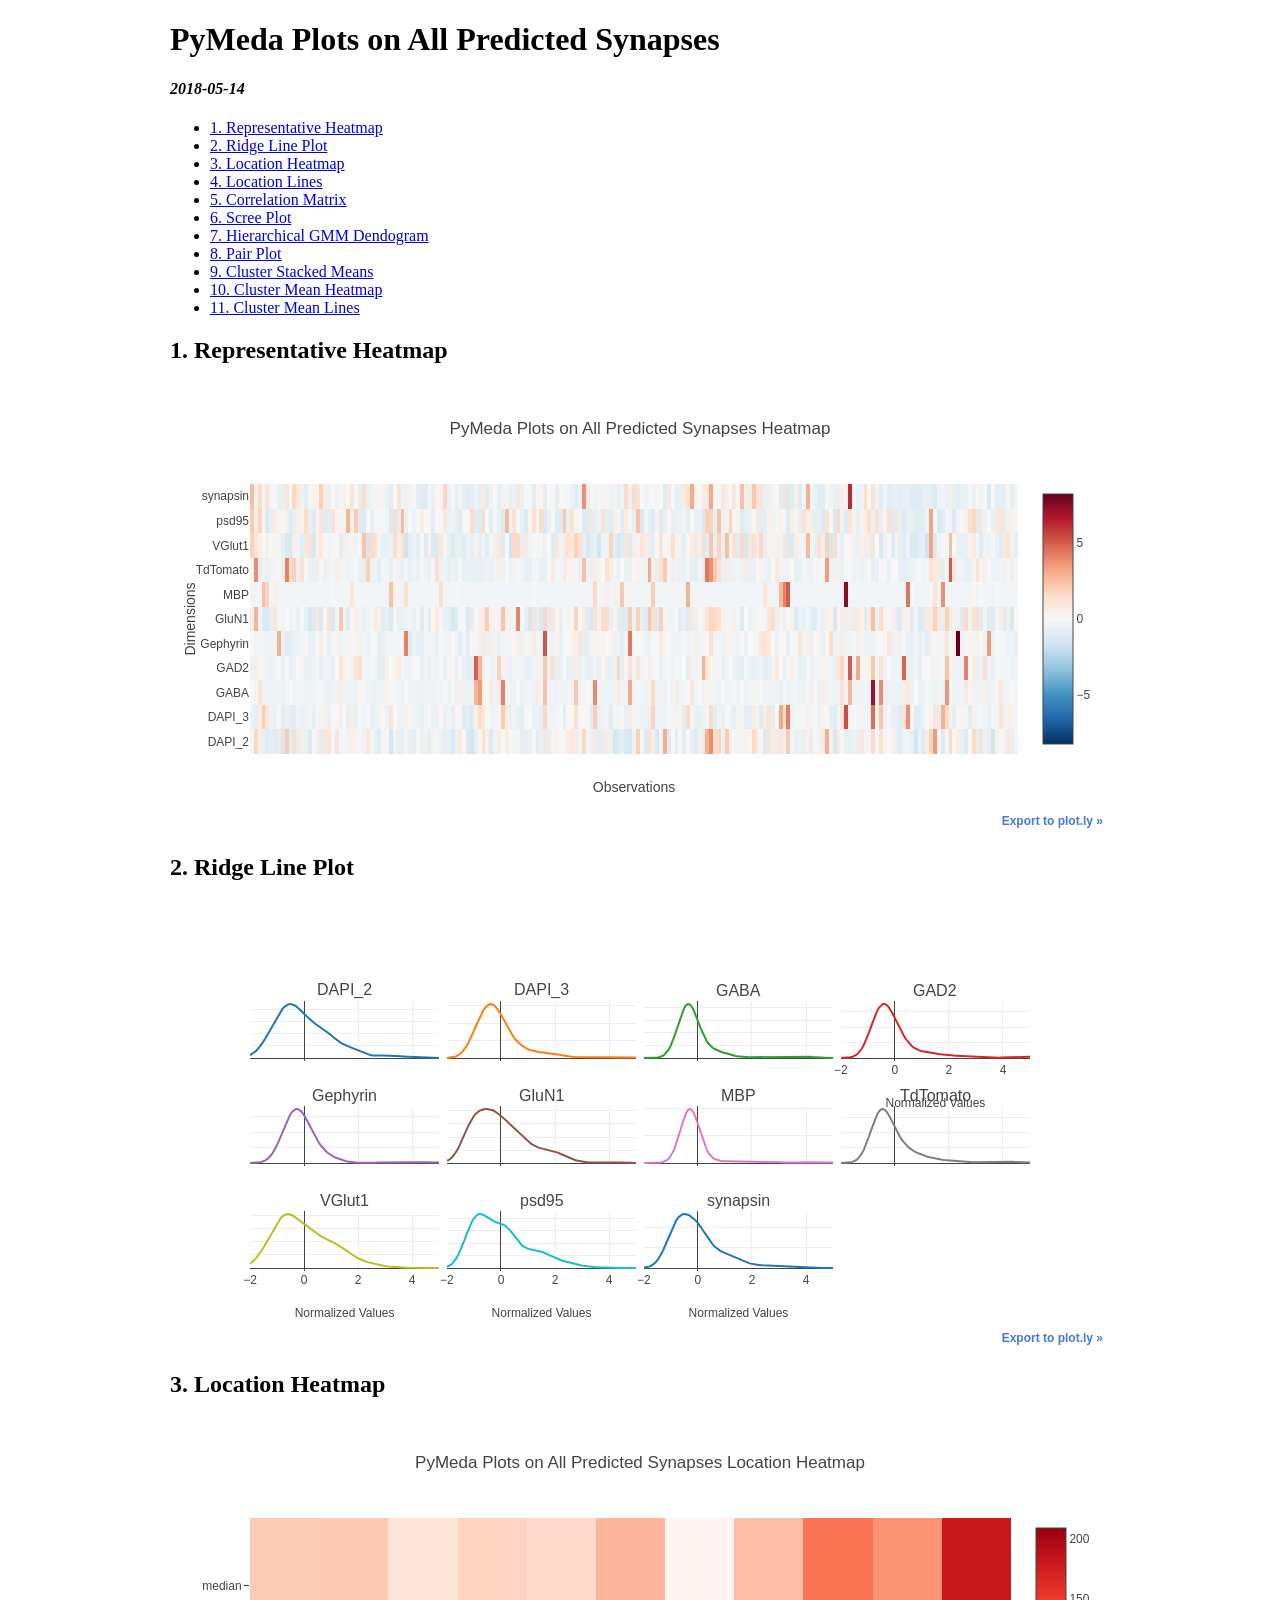
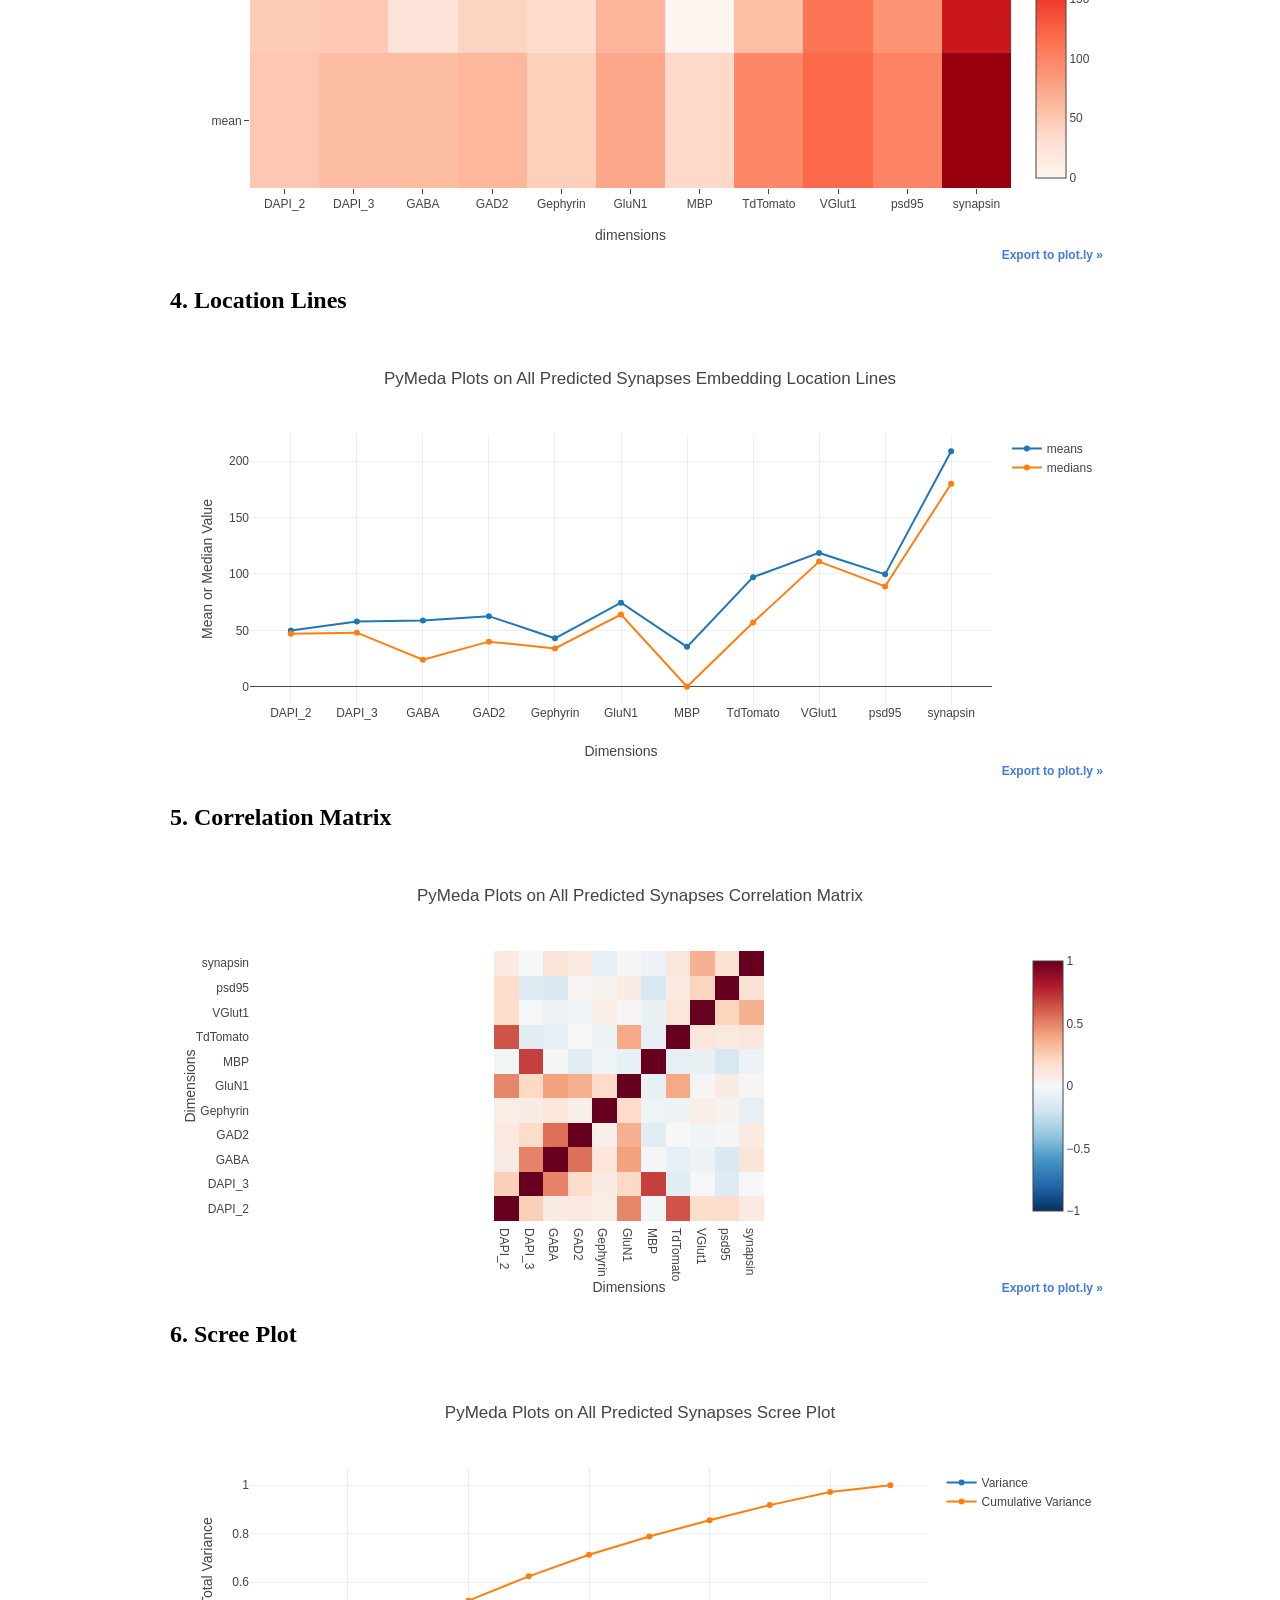
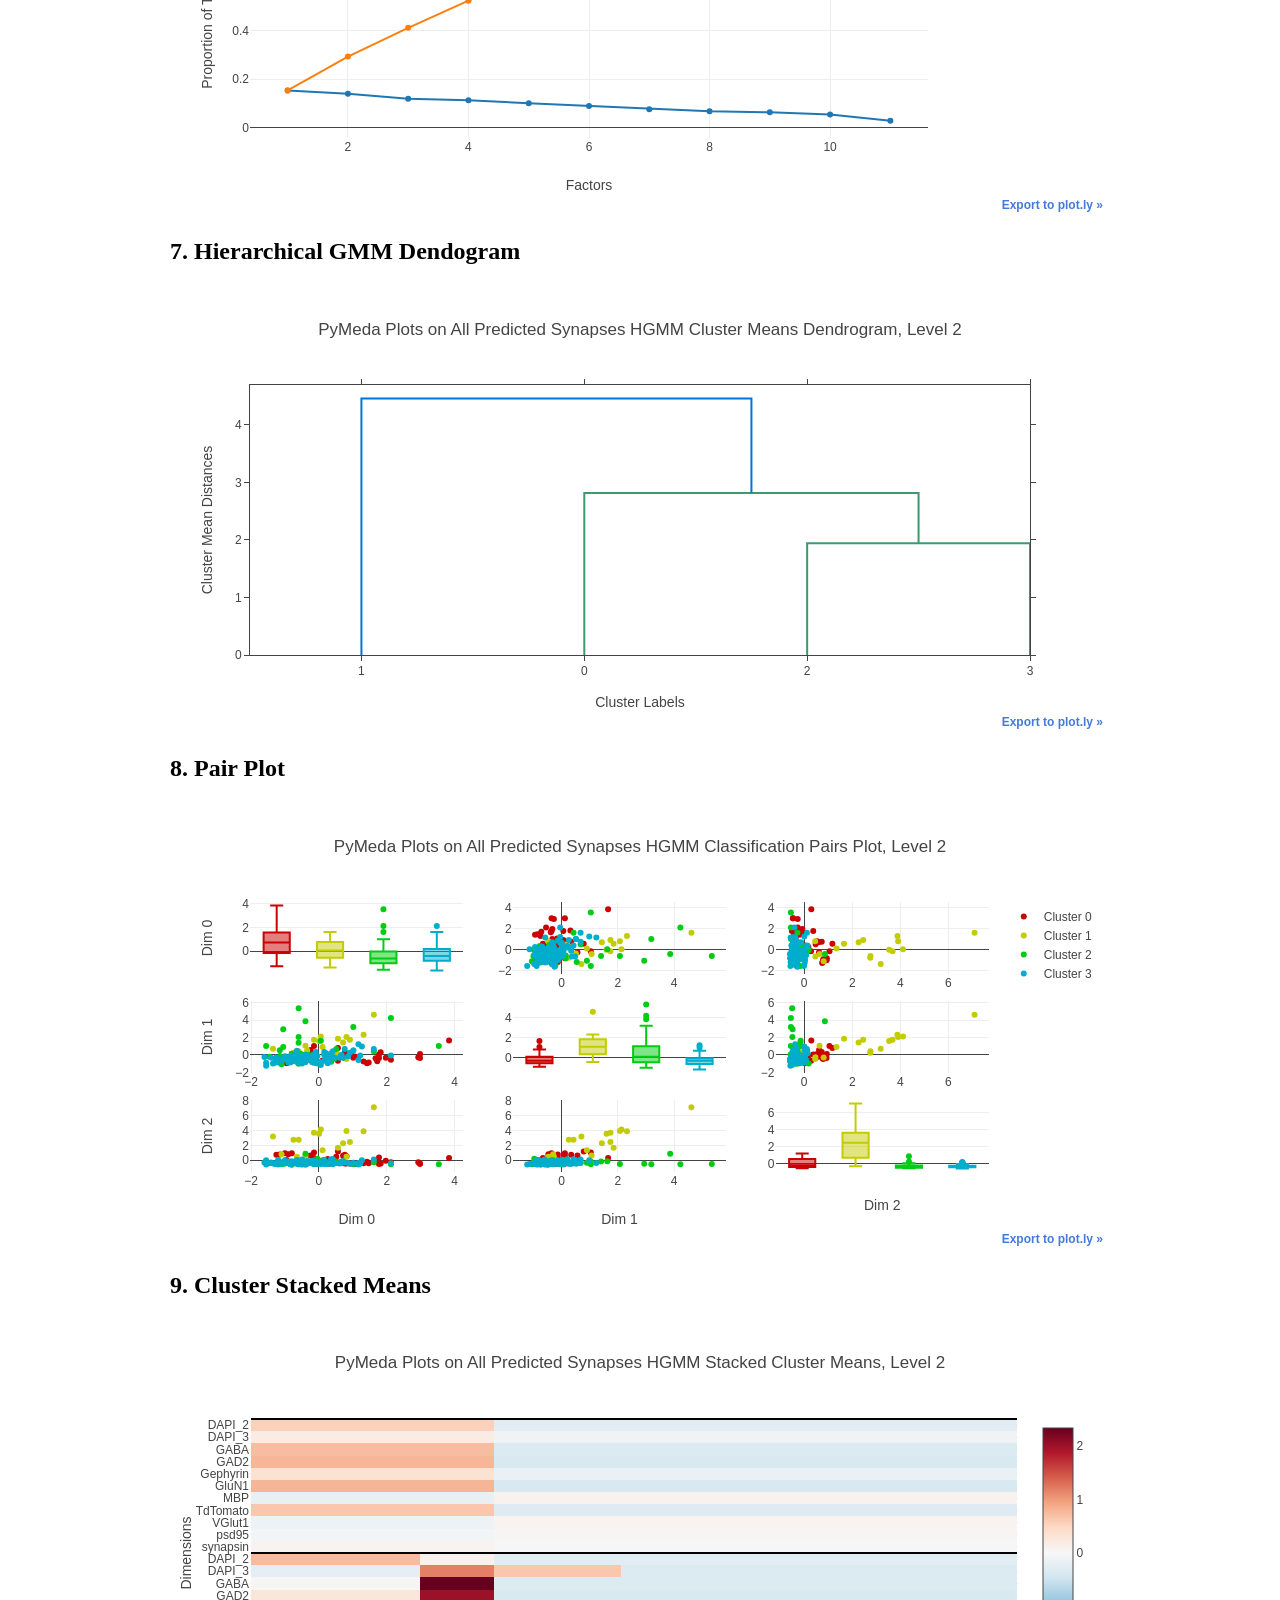
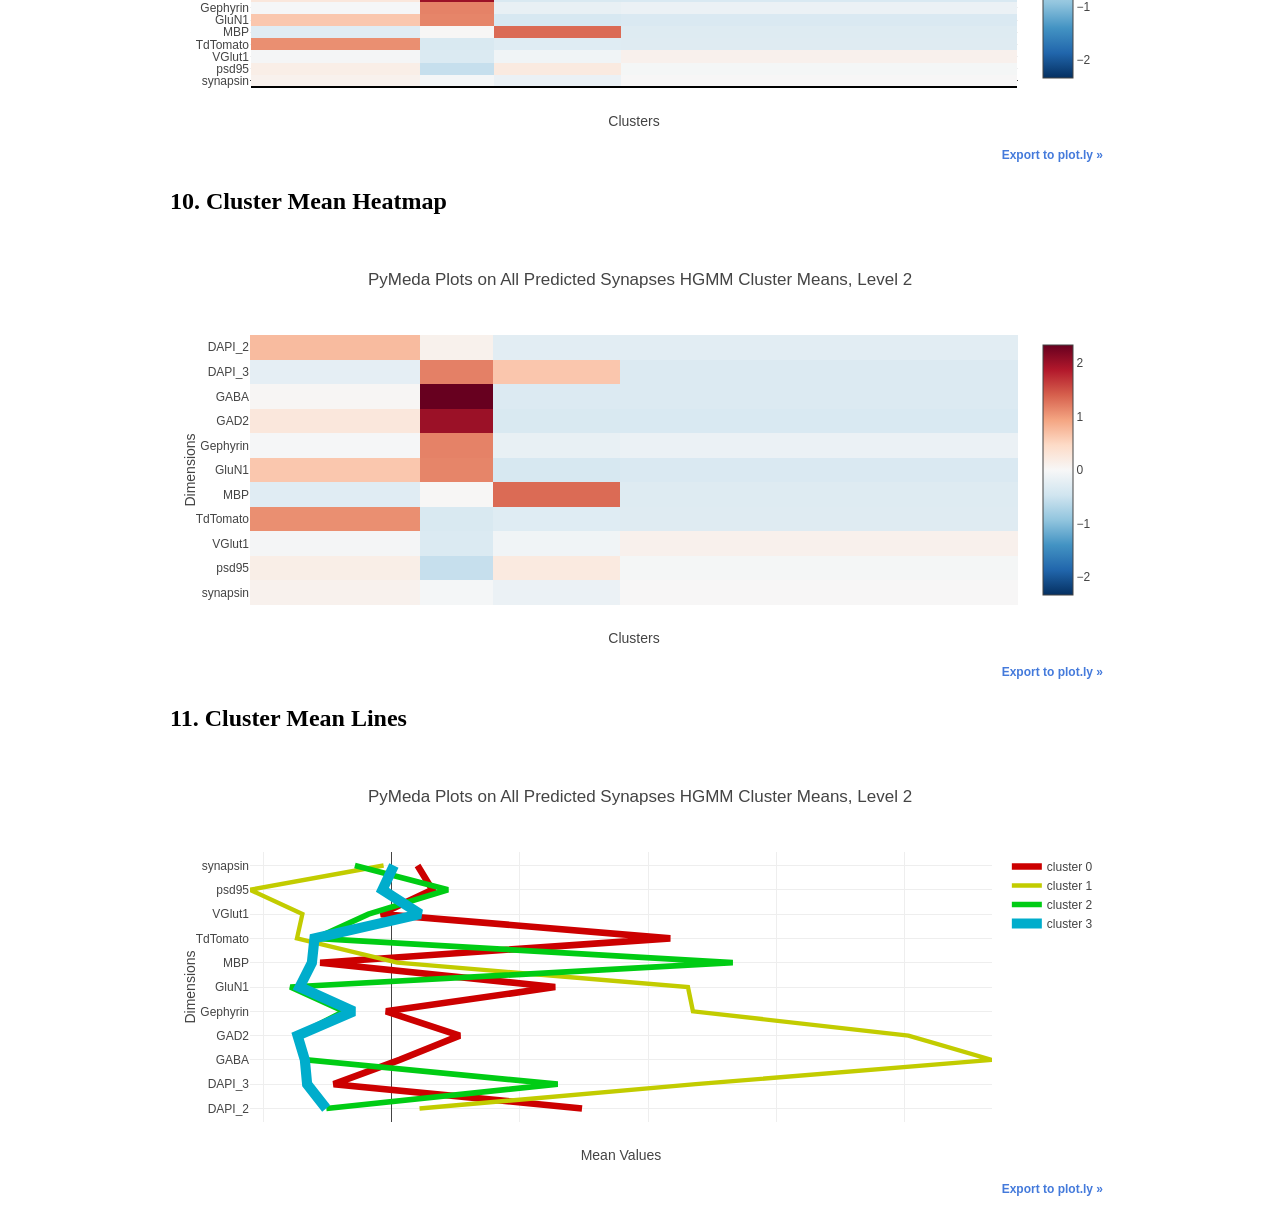
<file: nomads_unsupervised/results/2018-05-14_PyMeda Plots on All Predicted Synapses.html>
<!DOCTYPE html>
<html xmlns="http://www.w3.org/1999/xhtml">

<head>
    <meta charset="utf-8">
    <meta http-equiv="Content-Type" content="text/html; charset=UTF-8" />
    <meta name="generator" content="pandoc">
    <!--<meta name="viewport" content="width=device-width, initial-scale=1">-->
    <script src="https://cdn.plot.ly/plotly-latest.min.js"></script>
    <title>PyMeda Plots on All Predicted Synapses</title>
</head>

<body>
    <div style="visibility: hidden; overflow: hidden; position: absolute; top: 0px; height: 1px; width: auto; padding: 0px; border: 0px; margin: 0px; text-align: left; text-indent: 0px; text-transform: none; line-height: normal; letter-spacing: normal; word-spacing: normal;">
    </div>

    <style type="text/css">
        .main-container {
            max-width: 940px;
            margin-left: auto;
            margin-right: auto;
        }

        code {
            color: inherit;
            background-color: rgba(0, 0, 0, 0.04);
        }

        img {
            max-width: 100%;
            height: auto;
        }

        .tabbed-pane {
            padding-top: 12px;
        }

        button.code-folding-btn:focus {
            outline: none;
        }
    </style>
    <div class="container-fluid main-container">
        <div class="fluid-row" id="header">
            <h1 class="title toc-ignore">PyMeda Plots on All Predicted Synapses</h1>
            <h4 class='date'>
                <em>2018-05-14</em>
            </h4>
        </div>
        <div id="TOC">
            <ul>
                
                <li>
                    <a href=#Representative Heatmap>
                        <span class="toc-section-number">1.</span> Representative Heatmap
                    </a>
                </li>
                
                <li>
                    <a href=#Ridge Line Plot>
                        <span class="toc-section-number">2.</span> Ridge Line Plot
                    </a>
                </li>
                
                <li>
                    <a href=#Location Heatmap>
                        <span class="toc-section-number">3.</span> Location Heatmap
                    </a>
                </li>
                
                <li>
                    <a href=#Location Lines>
                        <span class="toc-section-number">4.</span> Location Lines
                    </a>
                </li>
                
                <li>
                    <a href=#Correlation Matrix>
                        <span class="toc-section-number">5.</span> Correlation Matrix
                    </a>
                </li>
                
                <li>
                    <a href=#Scree Plot>
                        <span class="toc-section-number">6.</span> Scree Plot
                    </a>
                </li>
                
                <li>
                    <a href=#Hierarchical GMM Dendogram>
                        <span class="toc-section-number">7.</span> Hierarchical GMM Dendogram
                    </a>
                </li>
                
                <li>
                    <a href=#Pair Plot>
                        <span class="toc-section-number">8.</span> Pair Plot
                    </a>
                </li>
                
                <li>
                    <a href=#Cluster Stacked Means>
                        <span class="toc-section-number">9.</span> Cluster Stacked Means
                    </a>
                </li>
                
                <li>
                    <a href=#Cluster Mean Heatmap>
                        <span class="toc-section-number">10.</span> Cluster Mean Heatmap
                    </a>
                </li>
                
                <li>
                    <a href=#Cluster Mean Lines>
                        <span class="toc-section-number">11.</span> Cluster Mean Lines
                    </a>
                </li>
                
            </ul>
        </div>

        
        <div id=Representative Heatmap class="section level2">
            <h2>
                <span class="header-section-number">1.</span> Representative Heatmap
            </h2>
            <div id="17c8cd18-b316-4fea-8012-ff713698a16b" style="height: 100%; width: 100%;" class="plotly-graph-div"></div><script type="text/javascript">window.PLOTLYENV=window.PLOTLYENV || {};window.PLOTLYENV.BASE_URL="https://plot.ly";Plotly.newPlot("17c8cd18-b316-4fea-8012-ff713698a16b", [{"type": "heatmap", "z": [[-0.09575761388617957, 1.719077163575698, 0.5595993890861651, -0.5998783854033678, -1.0535870797688371, -0.8519387711619619, -1.0031750026171184, 0.9124839291481969, -1.3056474655274313, 2.1223737807894487, -0.9527629254653995, 1.4166047006653852, -0.8015266940102431, 0.5595993890861651, -0.49905423109993013, -1.2552353883757126, -0.1965817681896172, 0.6604235433896029, -0.9023508483136807, 1.0133080834516346, 1.1645443149067911, -0.1461696910378984, 1.2149563920585098, -0.24699384534133603, 0.2571269261758522, -0.3982300767964925, 0.5091873119344463, 0.307539003327571, 0.2571269261758522, -0.44864215394821133, 1.0637201606033533, -0.1965817681896172, -0.549466308251649, -1.0031750026171184, 0.20671484902413337, -0.1461696910378984, -1.5577078512860254, -0.29740592249305486, -0.7511146168585243, -0.8015266940102431, -0.34781799964477367, -0.5998783854033678, -0.8519387711619619, -0.1461696910378984, -0.5998783854033678, 0.4587752347827275, -0.8519387711619619, -0.34781799964477367, 0.2571269261758522, -0.549466308251649, -0.8015266940102431, -0.7511146168585243, -1.2048233112239937, -0.49905423109993013, 0.8116597748447593, 0.05547861756897691, -1.2048233112239937, -1.5577078512860254, -0.5998783854033678, 0.005066540417258084, 1.2653684692102287, 0.40836315763100867, -1.2552353883757126, -0.3982300767964925, 0.7108356205413217, 0.05547861756897691, 0.7612476976930405, 0.15630277187241456, -0.1461696910378984, 0.10589069472069573, -0.8519387711619619, -0.8015266940102431, -0.6502904625550866, -0.09575761388617957, -0.9023508483136807, -0.6502904625550866, 0.9124839291481969, -0.7511146168585243, 0.2571269261758522, 0.40836315763100867, -0.1461696910378984, 0.2571269261758522, 0.6604235433896029, 0.8620718519964781, 0.7108356205413217, -0.34781799964477367, 1.769489240727417, -0.1965817681896172, -0.5998783854033678, 0.8116597748447593, -0.8015266940102431, -0.8015266940102431, 0.7612476976930405, -0.49905423109993013, -1.4568836969825878, -1.154411234072275, -0.8015266940102431, -1.2048233112239937, -1.3560595426791502, -0.44864215394821133, 1.9711375493342922, -0.1461696910378984, -1.154411234072275, 1.3157805463619474, 0.5595993890861651, -1.406471619830869, -0.34781799964477367, 2.9793790923686685, -1.0031750026171184, -0.09575761388617957, -1.0031750026171184, 0.15630277187241456, -0.9023508483136807, 0.05547861756897691, -0.8015266940102431, -1.103999156920556, -0.49905423109993013, 0.8116597748447593, 2.92896701521695, 3.8363844039478887, 1.467016777817104, 1.769489240727417, -0.49905423109993013, 2.1223737807894487, 0.6100114662378839, -0.09575761388617957, -0.3982300767964925, 0.35795108047928986, 0.35795108047928986, 0.05547861756897691, 1.6182530092722605, 0.7108356205413217, -0.09575761388617957, -1.154411234072275, 1.1645443149067911, -0.5998783854033678, 0.9628960062999158, 1.0133080834516346, -0.5998783854033678, 2.1223737807894487, -0.29740592249305486, -0.7511146168585243, -0.49905423109993013, -0.6502904625550866, 0.40836315763100867, -0.8519387711619619, 0.15630277187241456, -0.3982300767964925, 0.7612476976930405, 2.9793790923686685, -0.3982300767964925, -1.3560595426791502, 0.8116597748447593, 0.10589069472069573, -0.5998783854033678, -0.7511146168585243, -0.49905423109993013, -0.6502904625550866, 0.9124839291481969, -0.34781799964477367, 0.2571269261758522, 1.6182530092722605, -0.1461696910378984, 1.3157805463619474, 0.20671484902413337, -0.04534553673446074, 0.307539003327571, -0.5998783854033678, -1.103999156920556, -0.3982300767964925, -0.3982300767964925, -0.5998783854033678, -1.5577078512860254, -0.49905423109993013, -1.2048233112239937, 0.6604235433896029, 1.8199013178791357, 3.5339119410375757, -0.1461696910378984, -1.0535870797688371, -0.1461696910378984, 1.6686650864239794, -0.04534553673446074, 0.5091873119344463, -0.6502904625550866, -1.103999156920556, -0.04534553673446074, 1.6182530092722605, 1.0133080834516346, -1.154411234072275, 0.5091873119344463, -0.8015266940102431, -1.6081199284377443, 0.4587752347827275, -0.1461696910378984, -0.44864215394821133, 1.0133080834516346, -0.6502904625550866, -0.1965817681896172], [-0.3307735274582187, -0.7222497583412252, 0.7877299893503711, 2.074009033680249, 0.8995803410312301, -0.3307735274582187, -0.5544742308199366, 0.0607027034247877, -0.8900252858625136, -0.5544742308199366, -0.9459504617029431, -0.9459504617029431, -0.526511642899722, -0.6663245825007956, -0.4426238791390777, -0.302810939538004, -0.8341001100220842, -0.05114764825607128, -0.3866987032986482, 0.5081041101482237, -0.5824368187401514, -0.10707282409650076, -0.05114764825607128, 0.5640292859886531, 0.004777527584358213, -0.8061375221018694, 0.6758796376695121, -0.7222497583412252, -0.1350354120167155, -0.4985490549795072, -0.16299799993693026, -0.7781749341816546, -0.5824368187401514, -0.3587361153784335, 0.20051564302586142, -0.6663245825007956, 1.0393932806323039, 0.004777527584358213, -0.3587361153784335, -0.47058646705929247, 0.5081041101482237, -0.1350354120167155, -0.3587361153784335, -0.5544742308199366, -0.7222497583412252, -0.302810939538004, -0.16299799993693026, -0.6103994066603662, -0.5544742308199366, 0.14459046718543195, -0.6103994066603662, -0.3866987032986482, -0.8061375221018694, 0.0607027034247877, 0.11662787926521719, -1.1416885771444463, -0.8620626979422988, -1.2255763409050906, 0.4242163463875794, 1.5986450390365987, 0.9834681047918743, 0.03274011550457296, -0.3587361153784335, -0.3866987032986482, -0.16299799993693026, 2.1299342095206786, 0.6758796376695121, -0.6663245825007956, -0.3587361153784335, -0.638361994580581, -0.8620626979422988, -0.10707282409650076, 0.004777527584358213, -0.6663245825007956, -0.47058646705929247, -0.8061375221018694, 1.7384579786376724, -0.3587361153784335, -0.47058646705929247, -0.302810939538004, 0.0607027034247877, -0.9459504617029431, 0.004777527584358213, -0.1350354120167155, 1.4308695115153103, -0.21892317577735973, 0.0607027034247877, -0.1350354120167155, -1.0018756375433726, 2.074009033680249, -0.7222497583412252, -0.4426238791390777, -0.3587361153784335, -0.9739130496231578, -0.21892317577735973, -0.1350354120167155, 0.14459046718543195, -0.7502123462614398, 0.7038422255897269, -0.24688576369757448, -0.3307735274582187, -0.41466129121886297, -0.526511642899722, -0.7502123462614398, 1.8503083303185313, -0.3307735274582187, -0.3587361153784335, -0.3587361153784335, -0.1350354120167155, 0.34032858262693516, -0.3587361153784335, 0.34032858262693516, -0.8620626979422988, 1.6266076269568135, 0.11662787926521719, -0.6663245825007956, -0.6103994066603662, -0.47058646705929247, -0.27484835161778925, 1.654570214877028, -0.8620626979422988, -0.3587361153784335, -0.6663245825007956, -0.05114764825607128, -0.3307735274582187, -0.8620626979422988, 0.0607027034247877, 0.20051564302586142, -0.7781749341816546, -0.8061375221018694, 0.6758796376695121, -0.3307735274582187, -0.9179878737827284, 0.5360666980684383, 1.235131396073807, -0.7502123462614398, -0.02318506033585653, 3.1925125504888388, 1.4029069235950955, 4.227128303536785, -0.4985490549795072, -0.10707282409650076, -0.1350354120167155, -0.05114764825607128, 0.4242163463875794, -0.27484835161778925, 0.03274011550457296, -0.4985490549795072, 0.34032858262693516, 0.11662787926521719, -0.7781749341816546, -0.9739130496231578, -0.190960587857145, 0.8995803410312301, 5.345631820345374, 0.2564408188662909, -0.10707282409650076, -0.27484835161778925, 0.2564408188662909, -0.3587361153784335, -0.27484835161778925, 4.618604534419791, -0.1350354120167155, 2.325672324962182, -0.47058646705929247, -0.10707282409650076, -0.6942871704210104, -0.6663245825007956, -1.0578008133838022, 1.0673558685525184, 3.863614660573993, -0.05114764825607128, -0.8900252858625136, -0.9179878737827284, -0.5824368187401514, -0.02318506033585653, 0.3123659947067204, 1.0393932806323039, -0.8900252858625136, 2.940849259206906, 1.7384579786376724, -0.3866987032986482, -0.8341001100220842, 0.20051564302586142, 0.3682911705471499, -0.302810939538004, -0.9739130496231578, 0.4242163463875794, -0.3307735274582187, -0.21892317577735973, -0.3587361153784335, -0.7502123462614398, -0.24688576369757448, -0.4426238791390777, 1.0393932806323039, -0.3587361153784335, 0.5081041101482237, 0.4801415222280089, -0.27484835161778925], [0.022465917091544316, -0.23992382338622165, 1.172944009955595, -0.4922216507686889, -0.35093486743450725, -0.46194591148279285, -0.43167017219689674, -0.44176208529219546, -0.5124054769592863, -0.2701995626721177, 0.022465917091544316, -0.19955617100502687, -0.3004753019580138, -0.2903833888627151, -0.4518539983874941, -0.4013944329110007, -0.3812106067204033, -0.3105672150533125, -0.17937234481442949, -0.43167017219689674, -0.5628650424357797, -0.4922216507686889, -0.44176208529219546, 0.617888789714167, -0.4215782591015981, -0.32065912814861114, -0.3610267805298059, -0.48212973767339024, 0.17384461352102468, -0.1692804317191308, -0.4922216507686889, -0.44176208529219546, -0.5426812162451824, -0.41148634600629935, -0.37111869362510463, 0.28485565756931025, -0.1692804317191308, -0.1692804317191308, -0.23992382338622165, -0.5729569555310784, -0.1692804317191308, -0.32065912814861114, -0.4720378245780915, -0.48212973767339024, -0.522497390054585, -0.4215782591015981, -0.35093486743450725, -0.4720378245780915, -0.26010764957681903, -0.3610267805298059, -0.12891277933793605, -0.33075104124390986, 0.022465917091544316, -0.5628650424357797, 0.5371534849517775, -0.5023135638639876, -0.5628650424357797, -0.5729569555310784, 2.7573743659174896, 3.534451674255489, 0.002282090900946935, 0.022465917091544316, 0.7490836599530499, -0.48212973767339024, 0.5977049635235697, 4.109690720687515, -0.3004753019580138, -0.5124054769592863, -0.44176208529219546, -0.038085561480247825, -0.5527731293404811, -0.43167017219689674, -0.391302519815702, -0.522497390054585, 0.7894513123342447, -0.33075104124390986, 2.4546169730585286, -0.2701995626721177, -0.35093486743450725, -0.5325893031498836, -0.35093486743450725, -0.4922216507686889, -0.4013944329110007, -0.37111869362510463, 2.2628706242478533, -0.3408429543392085, 0.37568287542699846, -0.0683613007661439, -0.3004753019580138, 3.9078524587815404, -0.32065912814861114, -0.37111869362510463, -0.44176208529219546, -0.43167017219689674, -0.37111869362510463, 0.7692674861436474, -0.35093486743450725, -0.3004753019580138, 3.1812347159200347, -0.21973999719562426, -0.07845321386144259, -0.391302519815702, -0.5023135638639876, -0.391302519815702, 1.657355838529932, -0.32065912814861114, -0.391302519815702, -0.4720378245780915, 0.012374003996245626, -0.32065912814861114, 0.9307380956684264, -0.4215782591015981, -0.3004753019580138, -0.14909660552853343, 0.9408300087637251, -0.2802914757674164, 0.08301739566333646, 0.456418180189388, -0.2701995626721177, 0.29494757066460897, -0.4215782591015981, -0.5124054769592863, -0.058269387670845205, -0.4013944329110007, -0.4518539983874941, -0.12891277933793605, -0.5023135638639876, 0.1435688742351286, -0.43167017219689674, -0.3105672150533125, 0.11329313494923253, -0.12891277933793605, -0.15918851862383213, -0.44176208529219546, -0.37111869362510463, -0.2903833888627151, -0.43167017219689674, -0.5527731293404811, -0.15918851862383213, -0.5527731293404811, -0.35093486743450725, -0.2802914757674164, -0.5124054769592863, -0.44176208529219546, 0.12338504804453122, -0.43167017219689674, 0.05274165637744039, -0.5931407817216758, 0.7288998337624526, -0.46194591148279285, -0.32065912814861114, -0.391302519815702, -0.4518539983874941, 1.3445065325756727, -0.5023135638639876, 2.747282452822191, -0.391302519815702, 0.4665100932846867, -0.4720378245780915, -0.11882086624263735, -0.2903833888627151, 7.086805083800627, -0.4518539983874941, 3.8775767194956443, -0.4720378245780915, -0.43167017219689674, -0.3812106067204033, -0.5325893031498836, -0.5527731293404811, 0.6380726159047644, 0.8600947040013356, -0.5527731293404811, -0.007809822194351755, -0.5527731293404811, -0.5124054769592863, -0.1692804317191308, -0.4518539983874941, -0.5527731293404811, -0.3812106067204033, -0.48212973767339024, 3.6757384575896705, -0.09863704005203996, -0.4922216507686889, -0.35093486743450725, -0.48212973767339024, 0.8096351385248421, 0.18393652661632337, -0.2802914757674164, -0.35093486743450725, -0.3812106067204033, 0.4766020063799854, -0.5729569555310784, -0.2903833888627151, -0.08854512695674129, 1.0518410528120106, -0.41148634600629935, -0.3610267805298059, 0.03255783018684301, -0.3105672150533125], [-0.5050334696511021, 0.5867593993477462, 0.23228119512734097, -0.33488393162530755, -0.5333917259887345, -0.561749982326367, -0.46249608514465346, 0.07631078527036264, -0.7177203921833453, -0.1789135217683292, -0.6751830076768967, -0.49085434148228585, -0.02294311191135085, -0.15055526543069678, -0.6468247513392642, -0.6184664950016318, -0.3916004443005724, -0.22145090627477781, -0.7177203921833453, -0.49085434148228585, -0.49085434148228585, -0.6893621358457128, 0.005415144426281573, 1.0688497570874975, 0.44496811765958416, -0.13637613726188055, -0.5050334696511021, 1.2531784232821084, 1.3524323204638218, -0.16473439359951297, -0.44831695697583723, -0.05130136824898328, -0.33488393162530755, -0.8453325457026911, -0.8453325457026911, 0.43078898949076794, -0.0796596245866157, 0.2606394514649734, 0.6860132965294597, -0.27816741895004266, -0.4766752133134696, -0.49085434148228585, -0.12219700909306434, 0.033773400763914, -0.7035412640145291, -0.3916004443005724, -0.6468247513392642, -0.3916004443005724, -0.5333917259887345, 0.09048991343917885, -0.6042873668328156, 0.20392293878970855, -0.1930926499371454, -0.6610038795080804, -0.09383875275543191, -0.5901082386639993, -0.831153417533875, -0.7177203921833453, 4.95393087534314, 2.7703451373454433, 0.21810206695852477, -0.10801788092424813, -0.434137828807021, -0.434137828807021, 1.962134831722919, 0.40243073315313554, -0.5050334696511021, -0.7318995203521614, -0.1789135217683292, -0.15055526543069678, -0.3207048034564913, -0.6751830076768967, -0.7460786485209777, -0.44831695697583723, 0.3598933486466869, -0.434137828807021, 2.1322843697487137, -0.6610038795080804, 1.3807905768014543, -0.7602577766897939, -0.5050334696511021, -0.02294311191135085, -0.6610038795080804, -0.7177203921833453, 0.7285506810359084, -0.6468247513392642, -0.33488393162530755, -0.7886160330274263, -0.6893621358457128, -0.40577957246938856, -0.8169742893650588, 0.18974381062089232, -0.6184664950016318, -0.6893621358457128, -0.561749982326367, 1.7919852936971243, -0.8027951611962425, -0.22145090627477781, 1.3098949359573733, -0.2639882907812265, 1.1964619106068435, -0.2923465471188589, -0.1789135217683292, 0.8419837063864382, -0.24980916261241026, -0.0796596245866157, -0.7460786485209777, -0.36324218796293994, -0.20727177810596162, -0.4766752133134696, 0.10466904160799506, -0.3916004443005724, -0.02294311191135085, -0.8453325457026911, 0.3882516049843193, -0.36324218796293994, 0.047952528932730214, 2.8695990345271567, 1.1255662697627624, 0.07631078527036264, 0.1472064261144437, 0.07631078527036264, -0.6042873668328156, -0.3490630597941237, 0.019594272595097786, -0.4199587006382048, -0.6893621358457128, -0.8453325457026911, -0.22145090627477781, -0.5759291104951831, -0.7035412640145291, -0.5475708541575507, -0.4199587006382048, -0.6893621358457128, -0.6893621358457128, -0.23563003444359404, 0.8703419627240705, -0.03712224008016706, -0.7460786485209777, -0.0796596245866157, 0.5442220148412976, -0.13637613726188055, -0.8453325457026911, -0.6610038795080804, -0.03712224008016706, -0.434137828807021, -0.24980916261241026, -0.27816741895004266, 0.4166098613219517, -0.3065256752876751, -0.37742131613175617, -0.6042873668328156, 1.1822827824380273, 1.7352687810218597, -0.40577957246938856, 5.053184772524853, -0.6042873668328156, 3.1248233415658486, 0.062131657101546424, 0.21810206695852477, 0.2606394514649734, 2.231538266930427, 0.20392293878970855, 1.1397453979315786, -0.49085434148228585, -0.10801788092424813, -0.49085434148228585, -0.5333917259887345, -0.46249608514465346, 4.8688561063302425, -0.5475708541575507, -0.6751830076768967, -0.3916004443005724, -0.831153417533875, 0.13302729794562748, -0.05130136824898328, 0.3882516049843193, -0.3207048034564913, -0.40577957246938856, -0.22145090627477781, 2.387508676787405, 0.2606394514649734, -0.3207048034564913, -0.4766752133134696, -0.46249608514465346, 4.159899697889432, 0.019594272595097786, 0.6860132965294597, -0.7318995203521614, -0.5333917259887345, 1.4800444739831677, -0.4766752133134696, -0.6610038795080804, -0.12219700909306434, -0.16473439359951297, -0.16473439359951297, -0.23563003444359404, -0.5475708541575507, -0.434137828807021], [-0.02239550134614104, -0.32894133194120356, -0.30536088343389106, -0.39968267746314107, -0.44684357447776607, -0.39968267746314107, -0.28178043492657856, 2.901580113560609, -0.682648059550891, -0.8948720961167036, -0.965613441638641, -0.6119067140289536, -0.5175849199997036, -0.32894133194120356, -0.09313684686807855, -0.682648059550891, -0.776969853580141, -0.04597594985345354, 0.449213468800109, 0.04834584417579647, -0.5647458170143286, -0.25819998641926606, 0.3313112262635465, -0.44684357447776607, -0.23461953791195356, 0.09550674119042146, 0.260569880741609, -0.30536088343389106, 0.4256330202927965, -0.30536088343389106, -0.4940044714923911, 0.04834584417579647, 0.02476539566848396, -0.776969853580141, -0.6590676110435786, -0.28178043492657856, -0.28178043492657856, -0.25819998641926606, -0.21103908940464106, 0.07192629268310896, 4.174924332955484, -0.9891938901459536, -0.5175849199997036, -0.8005503020874536, -0.7533894050728286, -0.25819998641926606, -0.37610222895582857, -0.35252178044851606, -0.776969853580141, -0.09313684686807855, -0.18745864089732855, -0.47042402298507857, 0.14266763820504647, -0.4940044714923911, -0.871291647609391, -0.32894133194120356, -0.8477111991020786, -0.18745864089732855, 0.16624808671235897, -0.541165368507016, 0.826500644917109, -0.588326265521641, 0.6142766083512965, -0.35252178044851606, -0.682648059550891, -0.30536088343389106, -0.30536088343389106, 0.23698943223429647, 0.18982853521967147, 0.5671157113366715, -0.541165368507016, 0.260569880741609, -0.25819998641926606, 0.732178850887859, -0.30536088343389106, -0.25819998641926606, 5.188883618769921, -0.16387819239001605, -0.541165368507016, 0.402052571785484, -0.635487162536266, -0.09313684686807855, -0.02239550134614104, 0.3784721232781715, 0.496374365814734, 0.920822438946359, -0.7533894050728286, -0.729808956565516, -0.30536088343389106, 0.260569880741609, -0.21103908940464106, 0.3784721232781715, 0.07192629268310896, 0.21340898372698397, -0.5647458170143286, -0.37610222895582857, -0.824130750594766, 0.07192629268310896, 4.387148369521296, 0.0011849471611714614, 0.07192629268310896, 0.04834584417579647, -0.4940044714923911, -0.541165368507016, -0.02239550134614104, -0.16387819239001605, 0.8500810934244215, 0.21340898372698397, -0.04597594985345354, -0.42326312597045357, -0.32894133194120356, -0.39968267746314107, -0.14029774388270355, -0.4940044714923911, -0.25819998641926606, 0.5906961598439839, -0.47042402298507857, 0.21340898372698397, -0.14029774388270355, 1.3216900635706714, -0.23461953791195356, -0.21103908940464106, -0.4940044714923911, 0.307730777756234, 0.11908718969773396, -0.14029774388270355, -0.25819998641926606, -0.02239550134614104, -0.5647458170143286, 0.02476539566848396, 0.09550674119042146, 0.09550674119042146, 0.9444028874536715, 1.1802073725267965, 0.8029201964097965, 0.02476539566848396, -0.5647458170143286, 0.11908718969773396, 0.04834584417579647, -0.7062285080582036, -0.16387819239001605, -0.28178043492657856, 1.1330464755121714, -0.25819998641926606, 0.5906961598439839, -0.6119067140289536, -0.02239550134614104, 0.307730777756234, -0.6590676110435786, -0.04597594985345354, 1.486753203121859, -0.39968267746314107, -0.35252178044851606, 0.779339747902484, -0.541165368507016, -0.21103908940464106, -0.02239550134614104, -0.5175849199997036, 0.307730777756234, -0.5647458170143286, -0.5647458170143286, -0.4940044714923911, 0.09550674119042146, 0.02476539566848396, 0.21340898372698397, 1.0387246814829214, -0.541165368507016, 0.307730777756234, -0.635487162536266, -0.18745864089732855, -0.5647458170143286, -0.776969853580141, -0.30536088343389106, -0.7533894050728286, -0.47042402298507857, -0.918452544624016, 0.496374365814734, -0.23461953791195356, 0.23698943223429647, -0.28178043492657856, 0.8972419904390465, -0.09313684686807855, 0.2841503292489215, 8.230761476213234, -0.588326265521641, -0.23461953791195356, 0.21340898372698397, -0.14029774388270355, 0.402052571785484, 0.0011849471611714614, -0.42326312597045357, 3.5382522232580462, -0.47042402298507857, 0.04834584417579647, -0.21103908940464106, -0.18745864089732855, -0.47042402298507857, -0.47042402298507857, -0.729808956565516], [-0.575106471349304, 2.895589140432698, -0.46664723348111653, -1.204170050984792, -1.2692455937057046, -0.8137167946593167, 1.1385494869680595, 0.18410819372800888, -0.3798798431865665, -0.03281028200836625, -0.4232635383338415, -0.31480430046565394, -0.7052575567911291, -0.07619397715564127, -0.7269494043647666, -1.3560129840002546, -1.0523271179693294, 0.9867065539525969, -1.2692455937057046, -0.22803691017110386, 1.2470087248362471, -1.290937441279342, -0.29311245289201643, 2.17975817050266, -0.24972875774474138, -1.0306352703956918, -0.1412695198765538, 0.6179451452007592, -0.3798798431865665, -0.7052575567911291, -0.444955385907479, -0.22803691017110386, 0.8782473160844093, 0.44441036461165906, -0.9221760325275044, -0.7703330995120417, -1.204170050984792, 0.09734080343345884, -0.6184901664965791, -0.5534146237756665, -0.401571690760204, -0.2714206053183789, -0.6401820140702166, -0.16296136745019132, -1.1174026606902419, 0.11903265100709635, -1.1390945082638795, 0.05395710828618381, 0.8131717733634968, -0.1412695198765538, -0.5967983189229416, -0.8137167946593167, -1.3560129840002546, -1.0740189655429668, -0.18465321502382884, -0.16296136745019132, -1.2692455937057046, -0.8787923373802292, 0.09734080343345884, 0.4877940597589341, 0.7264043830689467, 2.1580663229290225, 0.27087558402255896, 0.357642974317109, 0.314259279169834, 2.374984798665398, 0.29256743159619647, 0.5094859073325716, -0.29311245289201643, 4.066948909409124, -0.011118434434728732, -0.8137167946593167, -1.4861640694420797, 1.116857639394422, -0.8137167946593167, -1.2258618985584295, 1.7459212190299098, -1.0306352703956918, 0.9650147063789594, 0.16241634615437137, -0.7052575567911291, 0.11903265100709635, -0.29311245289201643, -0.1195776723029163, 1.876072304471735, 0.0322652607125463, 0.7697880782162217, -0.9872515752484169, -1.3126292888529796, 1.2687005724098845, -0.4232635383338415, 1.5940782860144473, 1.5940782860144473, -0.7052575567911291, -0.22803691017110386, -0.9438678801011419, -1.0306352703956918, -1.0089434228220544, 2.0712989326344724, -0.575106471349304, 2.00622338991356, -0.7052575567911291, -1.0523271179693294, 2.3316011035181226, 1.4205435054253472, -1.1390945082638795, 1.9845315423399226, 0.2058000413016464, -0.2714206053183789, -0.35818799561292897, 0.0322652607125463, -0.9655597276747794, -0.6618738616438541, -1.1174026606902419, 0.8565554685107718, -0.6618738616438541, 0.09734080343345884, 0.40102666946438403, 1.116857639394422, 1.7893049141771848, 1.6808456763089974, 1.2253168772626095, 0.5311777549062091, -0.2714206053183789, -0.24972875774474138, 0.46610221218529657, -0.20634506259746635, -1.1824782034111545, -0.03281028200836625, -0.6835657092174916, -0.24972875774474138, 0.09734080343345884, -0.1195776723029163, -0.29311245289201643, 0.9867065539525969, 1.4856190481462597, -0.5967983189229416, 0.3359511267434715, -0.5967983189229416, -0.1412695198765538, 0.42271851703802155, -1.1607863558375169, -0.5534146237756665, -0.7486412519384041, -0.2714206053183789, -0.8571004898065917, -1.0306352703956918, -0.24972875774474138, -0.6618738616438541, 0.5311777549062091, 0.314259279169834, -1.3993966791475296, 0.24918373644892142, 0.6396369927743967, -0.6618738616438541, 0.6613288403480342, -0.7920249470856792, 0.8131717733634968, 0.42271851703802155, -0.9221760325275044, 0.6396369927743967, 2.4834440365335855, -0.575106471349304, 1.5290027432935347, 0.2274918888752839, -0.29311245289201643, 0.5094859073325716, -0.7920249470856792, -1.1607863558375169, 0.40102666946438403, 0.3359511267434715, -0.9004841849538668, -0.29311245289201643, -1.1607863558375169, -0.9438678801011419, 0.7914799257898593, 0.7480962306425842, 1.9845315423399226, 0.8131717733634968, -0.8137167946593167, 2.00622338991356, 0.9650147063789594, -0.33649614803929145, 0.40102666946438403, -1.0740189655429668, 1.6591538287353598, -0.401571690760204, 1.2253168772626095, 1.5723864384408097, -1.0306352703956918, 0.2058000413016464, -0.9872515752484169, -1.0957108131166045, -0.29311245289201643, 0.4877940597589341, -1.0957108131166045, 0.6396369927743967, -1.290937441279342, -0.011118434434728732], [-0.26705949871592827, -0.3109953785476658, -0.3109953785476658, 2.474539402784494, 1.885798613039211, -0.3109953785476658, 0.47106328245726237, -0.3109953785476658, -0.3109953785476658, -0.3109953785476658, -0.3109953785476658, -0.3109953785476658, -0.3109953785476658, -0.3109953785476658, -0.3109953785476658, -0.3109953785476658, -0.3109953785476658, -0.3109953785476658, -0.3109953785476658, -0.3109953785476658, -0.3109953785476658, -0.13525185922071564, -0.3109953785476658, -0.3109953785476658, -0.3109953785476658, -0.3109953785476658, 0.9455707846400278, -0.3109953785476658, -0.3109953785476658, -0.3109953785476658, -0.3109953785476658, -0.3109953785476658, -0.3109953785476658, -0.3109953785476658, -0.3109953785476658, -0.3109953785476658, 2.474539402784494, 0.4095530506928298, -0.3109953785476658, -0.2846338506486233, 1.3761424069910557, -0.3109953785476658, -0.3109953785476658, -0.3109953785476658, -0.3109953785476658, -0.3109953785476658, -0.3109953785476658, -0.3109953785476658, -0.29342102661497077, 1.4728013426208781, -0.3109953785476658, -0.3109953785476658, -0.3109953785476658, 0.11078906783701455, -0.3109953785476658, -0.3109953785476658, -0.3109953785476658, -0.3109953785476658, -0.3109953785476658, -0.2582723227495808, -0.3109953785476658, -0.3109953785476658, -0.3109953785476658, -0.3109953785476658, -0.3109953785476658, -0.3109953785476658, -0.3109953785476658, -0.3109953785476658, -0.3109953785476658, -0.3109953785476658, -0.3109953785476658, -0.3109953785476658, -0.3109953785476658, -0.05616727552358809, -0.3109953785476658, -0.3109953785476658, -0.3109953785476658, -0.3109953785476658, -0.3109953785476658, -0.3109953785476658, -0.3109953785476658, -0.3109953785476658, -0.3109953785476658, -0.3109953785476658, -0.21433644291784323, -0.3109953785476658, -0.3109953785476658, -0.3109953785476658, -0.27584667468227575, 1.727629445644956, -0.3109953785476658, -0.3109953785476658, 0.49742481035630487, -0.3109953785476658, 0.5149991622889999, -0.22312361888419074, 2.254860003625806, 0.3041069390966597, -0.3109953785476658, -0.3109953785476658, -0.3109953785476658, -0.3109953785476658, -0.3109953785476658, -0.3109953785476658, 2.0615421323661614, -0.3109953785476658, -0.3109953785476658, -0.3109953785476658, -0.3109953785476658, -0.3109953785476658, -0.3109953785476658, -0.3109953785476658, -0.3109953785476658, 2.966621256899954, -0.3109953785476658, -0.3109953785476658, -0.3109953785476658, -0.23191079485053823, -0.3109953785476658, -0.3109953785476658, -0.3109953785476658, -0.3109953785476658, -0.3109953785476658, -0.3109953785476658, -0.3109953785476658, -0.3109953785476658, -0.3109953785476658, -0.3109953785476658, -0.3022082025813183, -0.3109953785476658, -0.3109953785476658, -0.3109953785476658, -0.3109953785476658, 1.0685912481688928, -0.3109953785476658, -0.3109953785476658, -0.3109953785476658, 2.685431625976834, 4.0562310767270455, 5.049181960924313, -0.3109953785476658, -0.3109953785476658, -0.3109953785476658, -0.3109953785476658, -0.3109953785476658, -0.3109953785476658, -0.3109953785476658, -0.3022082025813183, -0.3109953785476658, -0.3109953785476658, -0.2846338506486233, -0.3109953785476658, -0.3109953785476658, -0.3109953785476658, 7.368996416040056, -0.3109953785476658, -0.3109953785476658, -0.3109953785476658, -0.3109953785476658, -0.3109953785476658, -0.3109953785476658, -0.3109953785476658, -0.3109953785476658, -0.3109953785476658, -0.3109953785476658, -0.3109953785476658, -0.3109953785476658, -0.2846338506486233, -0.29342102661497077, -0.3109953785476658, 4.469228347145378, -0.02101857165819806, -0.3109953785476658, -0.3109953785476658, -0.3109953785476658, -0.3109953785476658, 0.1722992996014471, 1.1476758318660205, -0.3109953785476658, 3.7662542698375776, -0.3109953785476658, -0.3109953785476658, -0.3109953785476658, -0.3109953785476658, -0.3109953785476658, -0.3109953785476658, -0.3109953785476658, 0.1722992996014471, -0.3109953785476658, 0.01413013220719197, -0.3109953785476658, -0.3109953785476658, -0.3109953785476658, 0.01413013220719197, -0.3109953785476658, -0.3109953785476658, -0.3109953785476658, -0.3109953785476658, -0.3109953785476658], [-0.009985604093983528, 3.882509713595311, -0.6069439196219636, -0.33708605095863015, -0.6151214307935798, -0.5006362743909535, 0.2516947533977338, 0.14538710816672362, -0.5905888972787313, 4.127835048743796, 1.5437415185130878, 1.9526170770938962, -0.6069439196219636, 1.2166410716484413, -0.1571808051830745, -0.5905888972787313, -0.623298941965196, 0.7505229348663199, -0.23077840572762, -0.5987664084503475, 0.3825349321435924, -0.27984347275731697, 0.6523928008069259, -0.40250614033155946, 0.3171148427706631, -0.48428125204772116, -0.38615111798832713, -0.1571808051830745, -0.6396539643084282, -0.7214290760245899, 2.0016821441235932, -0.5333463190774181, -0.27984347275731697, -0.7786716542259031, -0.29619849510054935, -0.41068365150317565, -0.7623166318826707, 0.3171148427706631, -0.5006362743909535, -0.6968965425097414, -0.3534410733018625, -0.7132515648529738, -0.427038673846408, -0.6641864978232768, -0.21442338338438768, -0.427038673846408, -0.6641864978232768, -0.14082578283984218, 1.5110314738266233, -0.525168807905802, -0.4515712073612565, -0.7296065871962061, -0.5333463190774181, -0.7541391207110546, -0.12447076049660985, -0.6560089866516606, -0.5497013414206504, -0.6396539643084282, -0.7296065871962061, -0.7459616095394385, -0.5578788525922667, -0.5333463190774181, -0.623298941965196, -0.4188611626747918, 0.5787952002623804, -0.4679262297044888, -0.034518137608832024, -0.43521618501802417, -0.3207310286153978, 0.10449955230864279, -0.36161858447347867, -0.7214290760245899, -0.7541391207110546, -0.24713342807085234, -0.3043760062721655, -0.7296065871962061, -0.623298941965196, -0.08358320463852902, 0.8241205354108654, -0.22260089455600385, -0.24713342807085234, 0.8977181359554108, 0.3252923539422793, 0.23533973105450146, 0.2271622198828853, -0.5333463190774181, 2.492332814420563, -0.328908539787014, -0.6478314754800445, 0.6360377784636936, -0.3697960956450948, 0.006369418249248805, 1.2657061386781383, 0.6196827561204612, -0.3043760062721655, -0.5415238302490343, -0.04269564878044819, -0.6641864978232768, -0.5415238302490343, 0.07178950762217813, 0.23533973105450146, -0.3043760062721655, -0.5088137855625696, 3.1955987751795534, 0.3825349321435924, -0.7459616095394385, 1.3393037392226836, 2.181587389899149, -0.27166596158570083, -0.5415238302490343, 0.4479550215165218, -0.5824113861071152, -0.5742338749354989, -0.23077840572762, -0.7541391207110546, -0.7786716542259031, -0.28802098392893316, -0.7296065871962061, 4.381337895063897, 3.776202068364301, 2.2142974345856135, 1.3638362727375322, -0.5905888972787313, 0.7259904013514714, -0.5497013414206504, -0.5333463190774181, -0.34526356213024634, -0.5333463190774181, 0.7259904013514714, -0.7050740536813576, -0.5987664084503475, -0.14082578283984218, 0.40706746565844093, -0.4515712073612565, -0.7541391207110546, 0.055434485278945796, 1.0367358258728856, -0.40250614033155946, -0.328908539787014, -0.3534410733018625, 0.13720959699510746, -0.7459616095394385, -0.6560089866516606, -0.2062458722127715, -0.427038673846408, -0.5905888972787313, 0.18627466402480444, 0.09632204113702662, -0.0018080929223673614, 3.481811666186119, -0.5824113861071152, -0.4515712073612565, 0.6033277337772289, -0.7377840983678223, -0.17353582752630684, -0.17353582752630684, -0.525168807905802, -0.3207310286153978, -0.5824113861071152, -0.41068365150317565, -0.12447076049660985, -0.7868491653975193, -0.7541391207110546, -0.0018080929223673614, -0.08358320463852902, -0.5824113861071152, 0.030901951764097303, 0.07178950762217813, -0.6887190313381253, -0.7950266765691354, -0.7296065871962061, -0.5415238302490343, -0.27984347275731697, -0.16535831635469067, -0.4433936961896403, -0.28802098392893316, 1.208463560476825, 0.7832329795527846, 0.8322980465824815, -0.7950266765691354, -0.14900329401145834, 5.019183766449959, 0.9713157364999564, -0.328908539787014, -0.48428125204772116, -0.770494143054287, -0.5987664084503475, 0.3661799098003601, 1.3638362727375322, -0.24713342807085234, 0.5542626667475319, -0.18989084986953916, -0.47610374087610496, -0.47610374087610496, -0.40250614033155946, -0.47610374087610496, 0.2598722645693499, -0.6560089866516606, 0.2271622198828853], [1.871502649680036, 1.0612598885714062, 0.5525028060148246, -0.06931140599877503, 0.5901885158338306, -0.1258399707272841, 0.13795999800575817, -0.050468551089272014, -0.7664970376503867, -1.3129398300259743, -1.4448398143924954, 0.5336599511053216, -0.3331113747318173, -0.9549255867454169, 1.004731323842897, 1.1931598729379271, -1.4071541045734894, 0.21333141764377025, 0.967045614023891, 0.23217427255327328, -0.40848279436982937, -0.18236853545579315, 0.19448856273426723, -0.8607113121979019, 0.5148170961958185, -0.3896399394603264, 0.2887028372817823, -0.4650113590983384, 0.10027428818675214, 2.3802597322366172, -1.5013683791210044, 1.6830741005850056, 1.2120027278474304, -0.35195422964132034, -0.6722827631028716, -0.6722827631028716, -0.5403827787363505, 1.5511741162184847, 0.4582885314673095, 1.2120027278474304, -1.6332683634875256, -0.8041827474693928, -0.4650113590983384, -0.8983970220169079, 0.10027428818675214, -1.030297006383429, 0.38291711182929744, -1.2564112652974653, -1.2564112652974653, 0.929359904204885, 0.25101712746277627, -0.7476541827408837, -1.181039845659453, -0.7476541827408837, -0.7664970376503867, -0.9926112965644229, -0.5026970689173444, -0.8041827474693928, 0.4206028216483035, -0.8041827474693928, -0.3896399394603264, -0.9737684416549199, -0.2388971001843022, 0.5336599511053216, 0.9105170492953819, -1.049139861292932, -0.03162569617976899, -1.7463254929445438, 1.6453883907659996, 1.6642312456755026, -0.8041827474693928, 0.8163027747478668, -0.27658281000330825, -0.050468551089272014, -0.1258399707272841, 0.0625885783677461, -0.5215399238268474, 0.024902868548740062, -1.049139861292932, 0.929359904204885, -0.40848279436982937, 0.7220885002003518, 1.2308455827569333, 0.967045614023891, 1.909188359499042, 1.3815884220329575, -0.6911256180123747, -1.3129398300259743, -0.8607113121979019, -0.6157541983743626, -1.5202112340305074, -0.5215399238268474, -0.27658281000330825, 1.871502649680036, -0.7853398925598898, -1.5013683791210044, -1.011454151473926, 1.0424170336619032, -1.143354135840447, 0.6090313707433337, 0.32638854710078835, 1.0235741787524, 0.6467170805623397, -0.6911256180123747, -0.8041827474693928, 0.006060013639237044, 1.1554741631189211, -0.10699711581778107, 0.1568028529152612, 1.3627455671234543, -0.29542566491281125, 0.32638854710078835, -0.7476541827408837, 0.11911714309625515, 0.7032456452908488, 0.8539884845668729, -0.5026970689173444, 1.4758026965804725, -0.9172398769264108, 2.3237311675081083, -0.8230256023788958, 1.890345504589539, -0.7476541827408837, 2.5310025715126416, -0.3142685198223143, 1.2873741474854423, -1.049139861292932, 1.6642312456755026, -1.4259969594829924, 0.985888468933394, 1.3627455671234543, 0.4771313863768125, 1.7396026653135148, -0.7853398925598898, 0.32638854710078835, 0.2698599823722793, 0.4771313863768125, -0.37079708455082333, 1.0989455983904122, -1.143354135840447, -1.2752541202069683, 0.6844027903813458, -0.2388971001843022, 0.10027428818675214, 2.6440597009696596, -0.1446828256367871, -0.6722827631028716, 1.3062170023949453, -0.6157541983743626, 1.965716924227551, -1.3317826849354772, 1.5134884063994785, -0.3896399394603264, -0.7288113278313807, -0.06931140599877503, 0.08143143327724912, 0.38291711182929744, -0.6722827631028716, 0.5148170961958185, 0.7597742100193579, -0.5969113434648595, 1.1743170180284241, -0.012782841270265974, -1.4071541045734894, -0.5215399238268474, -0.08815426090827805, -1.2375684103879623, 0.2887028372817823, -0.7288113278313807, -0.9737684416549199, -0.48385421400784145, -1.181039845659453, -1.2564112652974653, -0.8230256023788958, -0.7288113278313807, -1.6521112183970286, 3.2658739129832592, -1.143354135840447, -0.5026970689173444, -0.1446828256367871, -0.16352568054629013, 2.4933168616936356, -0.03162569617976899, -0.5780684885553565, -0.6722827631028716, -0.5780684885553565, 0.4771313863768125, 0.8351456296573698, -0.1446828256367871, -1.049139861292932, -0.35195422964132034, -0.5403827787363505, 0.1756457078247642, -0.6534399081933686, -0.9172398769264108, 0.8539884845668729, 1.0989455983904122, -0.4461685041888354, -0.7853398925598898], [2.1469757546305974, 0.6653458911733535, 1.828609007110859, 0.05310214594308737, -1.1958750943266554, -0.7917942224746798, 0.7143253907917747, 0.38371376836743104, -0.1550607274352031, 0.4449381428904577, -1.0979160950898128, -0.6081210989056001, 0.48167276760427363, 0.3592240185582204, 1.5469768843049367, -0.681590348333232, -1.0489365954713916, 0.3469791436536151, 1.106161387739145, -1.1224058448990235, -0.9632224711391544, 1.2041203869759876, 0.0653470208476927, 0.05310214594308737, -0.22852997686283502, 2.82044387438389, 0.5306522672226949, 2.097996255012176, -1.061181470375997, -1.171385344517445, 0.004122646324666084, -0.7795493475700745, 0.1877957698937459, 0.004122646324666084, -0.09383635291217648, -0.3754684757180989, -1.220364844135866, 1.5837115090187526, -0.8897532217115224, 2.6122810010055995, -0.5836313490963894, -0.09383635291217648, -0.5346518494779681, -0.11832610272138713, 0.6408561413641428, -0.08159147800757117, 0.2367752695121672, -0.9632224711391544, -0.10608122781678181, 0.21228551970295656, 0.873508764551644, -0.5836313490963894, -0.4611826000503361, -0.8162839722838905, -1.1224058448990235, -0.17955047724441375, 0.05310214594308737, 1.5469768843049367, -1.0366917205667863, -1.0979160950898128, 1.5714666341141472, 0.028612396133876727, -0.9142429715207331, -0.13057097762599246, -0.571386474191784, -1.171385344517445, 2.6735053755286264, -0.5836313490963894, 1.2653447614990143, 0.04085727103848205, -0.6203659738102053, -1.1591404696128396, 0.16330602008453526, 1.3877935105450674, -0.06934660310296585, 1.6449358835417793, -1.1958750943266554, -0.5468967243825734, -0.05710172819836053, -0.9999570958529703, -1.1224058448990235, 2.208200129153624, -0.6081210989056001, 1.2286101367851983, 0.16330602008453526, 0.13881627027532462, -1.2081199692312607, -1.1224058448990235, 0.9592228888838812, -0.7795493475700745, -0.5101620996687575, 1.216365261880593, -0.8530185969977064, -1.0489365954713916, 0.5551420170319056, 0.08983677065690333, -0.9142429715207331, 0.6898356409825641, 0.16330602008453526, -0.8407737220931011, 2.440852752341125, -1.220364844135866, -0.2040402270536244, -0.8040390973792851, -1.18363021942205, 0.37146889346282574, -1.1101609699944182, -0.7550595977608638, 0.10208164556150866, -0.7917942224746798, -0.6693454734286266, -0.6081210989056001, -0.3632236008134936, -0.8775083468069171, 0.15106114517992994, -0.644855723619416, -0.5101620996687575, -1.220364844135866, 2.0735065052029653, 1.9143231314430964, -0.7917942224746798, 2.404118127627309, -0.571386474191784, 0.2857547691305885, 1.8408538820154643, 0.11432652046611398, 0.2979996440351938, -1.0856712201852077, -0.6938352232378373, -0.5591415992871788, 0.05310214594308737, 1.0694267630253291, -0.8162839722838905, -0.8285288471884958, 0.3959586432720364, -0.38771335062270423, 0.10208164556150866, 0.3592240185582204, -0.13057097762599246, -1.0979160950898128, 0.48167276760427363, 0.26126501932137786, -0.7550595977608638, 1.3510588858312516, 0.46942789269966834, 0.5428971421273002, -0.8407737220931011, -0.7428147228562586, -1.171385344517445, 1.2408550116898036, 0.04085727103848205, -1.1958750943266554, 1.7061602580648059, -0.4734274749549415, -1.061181470375997, 1.142896012452961, 0.31024451893979915, -0.7060800981424425, 0.31024451893979915, 0.6163663915549322, 1.4979973846865153, -0.5468967243825734, 1.412283260354278, -0.5958762240009947, 0.31024451893979915, 1.3877935105450674, -1.024446845662181, 1.106161387739145, -0.6938352232378373, -1.1468955947082342, -0.7183249730470479, -0.6081210989056001, -1.0489365954713916, -0.9019980966161277, -0.9387327213299437, -0.265264601576651, 3.3102388705681025, -0.08159147800757117, -1.1958750943266554, -1.0366917205667863, -0.265264601576651, -0.4979172247641521, -1.2081199692312607, -0.3632236008134936, -0.05710172819836053, 0.4082035181766417, 1.3877935105450674, 1.7796295074924378, -1.18363021942205, 1.0449370132161184, -0.43669285024112553, -0.008122228579939238, -0.5836313490963894, 0.8857536394562493, 1.0694267630253291, -0.950977596234549, 0.5796317668411162, -0.3632236008134936, 0.26126501932137786], [2.5562825377044667, -0.5440595572856948, 1.6367585042821877, -0.291800751656574, 1.1241035121972005, -0.3162128941368115, 0.14761781298770085, -0.723081935474103, -0.7068071738206113, 1.0590044655832338, 0.025557100586513382, 1.7425444550298836, 1.002042799796013, -0.48709789149847393, -0.9102416944892571, 0.18016733629468415, 0.33477757200285496, 0.2208542404284133, 2.051764926446225, 0.6928223283796715, -0.6172959847264072, -0.047679326854199094, -0.6091586038996614, 0.35918971448309245, 0.5382120926715007, 0.025557100586513382, 1.1159661313704548, -0.11277837346816573, -0.8776921711822738, 1.4658735069205253, -0.6010212230729156, -0.35689979827054064, -0.3162128941368115, 0.13134305133420918, 0.11506828968071751, -0.5521969381124405, -0.820730505395053, -0.03954194602745326, 1.1647904163309297, -0.389449321577524, -0.45454836819149064, 0.3510523336563466, -0.11277837346816573, -0.820730505395053, -0.9753407411032238, -1.0404397877171905, -0.22670170504260737, -0.527784795632203, 0.26154114456214245, 0.23712900208190496, 1.7995061208171044, -0.6661202696868822, 0.09879352802722585, -0.869554790355528, -0.2673886091763365, -0.8125931245683071, -0.9753407411032238, -0.820730505395053, -0.4138614640577615, -0.7556314587810864, 0.6765475667261798, -0.9102416944892571, -0.46268574901823645, 0.11506828968071751, -0.7800436012613239, -0.47082312984498226, 0.28595328704237993, -0.7393566971275947, -0.5521969381124405, 0.9939054189692672, -0.6823950313403738, -0.08836623098792824, 0.12320567050746335, -1.0323024068904445, 0.2452663829086508, 0.26154114456214245, -0.8614174095287821, 0.025557100586513382, -0.06395408850769076, -0.8532800287020363, 0.0011449581062758906, 0.0011449581062758906, -0.12091575429491157, -0.5684716997659323, -1.0404397877171905, -0.32435027496355734, 3.7768896617163414, 0.6602728050726882, 0.1638925746411925, -0.29993813248331985, 0.10693090885397169, 0.26154114456214245, 0.09879352802722585, -0.4789605106717281, -0.29993813248331985, -0.8125931245683071, -0.48709789149847393, 1.6611706467624252, -0.5196474148054573, 1.5391099343612378, 1.2217520821181505, -0.03140456520070743, -0.2592512283495907, -0.13719051594840323, 0.03369448141325921, 0.28595328704237993, -0.1046409926414199, -1.056714549370682, 0.8067456599541131, -0.08836623098792824, -0.7149445546473572, -0.6010212230729156, 0.7253718516866549, 1.2624389862518797, 3.1828608613638956, 0.3510523336563466, 0.11506828968071751, 0.7904708983006214, 0.7904708983006214, 3.17472348053715, -0.2348390858693532, -0.055816707680944926, 0.8962568490483173, 0.5626242351517382, -0.11277837346816573, 1.0671418464099798, -0.13719051594840323, 2.4911834910905, -0.5440595572856948, 0.8067456599541131, 2.247062066288125, 1.0590044655832338, 1.1647904163309297, -0.5684716997659323, -0.5440595572856948, 0.41615138027031323, 0.03369448141325921, -1.007890264410207, 1.3438127945193379, -1.2438743083858361, -1.0485771685439362, 0.49752518853777156, -1.016027645236953, -0.11277837346816573, 2.9387394365615207, 0.0011449581062758906, -0.527784795632203, -1.016027645236953, -0.9590659794497322, -0.06395408850769076, -0.30807551331006566, -0.6172959847264072, -0.6498455080333906, 0.5707616159784841, -0.3487624174437948, 6.169279624779616, -0.11277837346816573, -0.5766090805926781, -0.45454836819149064, 1.4007744603065588, 0.009282338933021722, 1.2054773204646587, -0.35689979827054064, -1.016027645236953, -0.291800751656574, -0.9021043136625113, -0.7393566971275947, -0.6417081272066447, -0.7800436012613239, -0.7393566971275947, -0.6579828888601363, -1.016027645236953, -1.0241650260636987, -0.9997528835834613, -0.6661202696868822, -0.7474940779543405, -0.869554790355528, -1.154363119291632, -0.48709789149847393, -0.30807551331006566, -0.6823950313403738, 0.6033111392854673, -0.6498455080333906, -0.8532800287020363, -0.7474940779543405, -0.6823950313403738, 0.18016733629468415, -0.6661202696868822, -0.2348390858693532, -0.44641098736474477, -0.16160265842864072, -1.2031874042521071, 0.04996924306675087, -0.8614174095287821, -0.820730505395053, -0.7068071738206113, 0.12320567050746335, -0.8370052670485446, -0.29993813248331985]], "zmin": -8.230761476213234, "zmax": 8.230761476213234, "colorscale": [[0.0, "rgb(5,48,97)"], [0.1, "rgb(33,102,172)"], [0.2, "rgb(67,147,195)"], [0.30000000000000004, "rgb(146,197,222)"], [0.4, "rgb(209,229,240)"], [0.5, "rgb(247,247,247)"], [0.6000000000000001, "rgb(253,219,199)"], [0.7000000000000001, "rgb(244,165,130)"], [0.8, "rgb(214,96,77)"], [0.9, "rgb(178,24,43)"], [1.0, "rgb(103,0,31)"]]}], {"title": "PyMeda Plots on All Predicted Synapses Heatmap", "xaxis": {"title": "Observations", "ticktext": [0, 1, 2, 3, 4, 5, 6, 7, 8, 9, 10, 11, 12, 13, 14, 15, 16, 17, 18, 19, 20, 21, 22, 23, 24, 25, 26, 27, 28, 29, 30, 31, 32, 33, 34, 35, 36, 37, 38, 39, 40, 41, 42, 43, 44, 45, 46, 47, 48, 49, 50, 51, 52, 53, 54, 55, 56, 57, 58, 59, 60, 61, 62, 63, 64, 65, 66, 67, 68, 69, 70, 71, 72, 73, 74, 75, 76, 77, 78, 79, 80, 81, 82, 83, 84, 85, 86, 87, 88, 89, 90, 91, 92, 93, 94, 95, 96, 97, 98, 99, 100, 101, 102, 103, 104, 105, 106, 107, 108, 109, 110, 111, 112, 113, 114, 115, 116, 117, 118, 119, 120, 121, 122, 123, 124, 125, 126, 127, 128, 129, 130, 131, 132, 133, 134, 135, 136, 137, 138, 139, 140, 141, 142, 143, 144, 145, 146, 147, 148, 149, 150, 151, 152, 153, 154, 155, 156, 157, 158, 159, 160, 161, 162, 163, 164, 165, 166, 167, 168, 169, 170, 171, 172, 173, 174, 175, 176, 177, 178, 179, 180, 181, 182, 183, 184, 185, 186, 187, 188, 189, 190, 191, 192, 193, 194, 195, 196, 197, 198], "ticks": "", "showticklabels": false, "tickvals": [0, 1, 2, 3, 4, 5, 6, 7, 8, 9, 10, 11, 12, 13, 14, 15, 16, 17, 18, 19, 20, 21, 22, 23, 24, 25, 26, 27, 28, 29, 30, 31, 32, 33, 34, 35, 36, 37, 38, 39, 40, 41, 42, 43, 44, 45, 46, 47, 48, 49, 50, 51, 52, 53, 54, 55, 56, 57, 58, 59, 60, 61, 62, 63, 64, 65, 66, 67, 68, 69, 70, 71, 72, 73, 74, 75, 76, 77, 78, 79, 80, 81, 82, 83, 84, 85, 86, 87, 88, 89, 90, 91, 92, 93, 94, 95, 96, 97, 98, 99, 100, 101, 102, 103, 104, 105, 106, 107, 108, 109, 110, 111, 112, 113, 114, 115, 116, 117, 118, 119, 120, 121, 122, 123, 124, 125, 126, 127, 128, 129, 130, 131, 132, 133, 134, 135, 136, 137, 138, 139, 140, 141, 142, 143, 144, 145, 146, 147, 148, 149, 150, 151, 152, 153, 154, 155, 156, 157, 158, 159, 160, 161, 162, 163, 164, 165, 166, 167, 168, 169, 170, 171, 172, 173, 174, 175, 176, 177, 178, 179, 180, 181, 182, 183, 184, 185, 186, 187, 188, 189, 190, 191, 192, 193, 194, 195, 196, 197, 198]}, "yaxis": {"title": "Dimensions", "ticktext": ["DAPI_2", "DAPI_3", "GABA", "GAD2", "Gephyrin", "GluN1", "MBP", "TdTomato", "VGlut1", "psd95", "synapsin"], "ticks": "", "showticklabels": true, "tickvals": [0, 1, 2, 3, 4, 5, 6, 7, 8, 9, 10]}, "autosize": true}, {"showLink": true, "linkText": "Export to plot.ly"})</script>
        </div>
        
        <div id=Ridge Line Plot class="section level2">
            <h2>
                <span class="header-section-number">2.</span> Ridge Line Plot
            </h2>
            <div id="d98f9528-fc34-4837-a49a-6a6367467be1" style="height: 100%; width: 100%;" class="plotly-graph-div"></div><script type="text/javascript">window.PLOTLYENV=window.PLOTLYENV || {};window.PLOTLYENV.BASE_URL="https://plot.ly";Plotly.newPlot("d98f9528-fc34-4837-a49a-6a6367467be1", [{"type": "scatter", "x": [-2.0, -1.9292929292929293, -1.8585858585858586, -1.7878787878787878, -1.7171717171717171, -1.6464646464646464, -1.5757575757575757, -1.5050505050505052, -1.4343434343434343, -1.3636363636363638, -1.2929292929292928, -1.2222222222222223, -1.1515151515151516, -1.0808080808080809, -1.0101010101010102, -0.9393939393939394, -0.8686868686868687, -0.797979797979798, -0.7272727272727273, -0.6565656565656566, -0.5858585858585859, -0.5151515151515151, -0.4444444444444444, -0.3737373737373737, -0.3030303030303032, -0.2323232323232325, -0.16161616161616177, -0.09090909090909105, -0.020202020202020332, 0.05050505050505061, 0.1212121212121211, 0.19191919191919204, 0.26262626262626254, 0.33333333333333304, 0.404040404040404, 0.4747474747474745, 0.5454545454545454, 0.6161616161616159, 0.6868686868686869, 0.7575757575757573, 0.8282828282828283, 0.8989898989898988, 0.9696969696969697, 1.0404040404040402, 1.1111111111111112, 1.1818181818181817, 1.2525252525252526, 1.323232323232323, 1.3939393939393936, 1.4646464646464645, 1.535353535353535, 1.606060606060606, 1.6767676767676765, 1.7474747474747474, 1.818181818181818, 1.8888888888888888, 1.9595959595959593, 2.0303030303030303, 2.101010101010101, 2.1717171717171713, 2.242424242424242, 2.313131313131313, 2.383838383838384, 2.454545454545454, 2.525252525252525, 2.595959595959596, 2.666666666666666, 2.737373737373737, 2.808080808080808, 2.878787878787879, 2.949494949494949, 3.02020202020202, 3.090909090909091, 3.1616161616161618, 3.232323232323232, 3.3030303030303028, 3.3737373737373737, 3.4444444444444446, 3.5151515151515147, 3.5858585858585856, 3.6565656565656566, 3.7272727272727266, 3.7979797979797976, 3.8686868686868685, 3.9393939393939394, 4.0101010101010095, 4.08080808080808, 4.151515151515151, 4.222222222222222, 4.292929292929292, 4.363636363636363, 4.434343434343434, 4.505050505050505, 4.575757575757575, 4.646464646464646, 4.717171717171717, 4.787878787878787, 4.858585858585858, 4.929292929292929, 5.0], "y": [0.022542833586903635, 0.03134891573894718, 0.04241865664507542, 0.05593617094854797, 0.07200064854813934, 0.09061669086617549, 0.11169369207880743, 0.13505260740065497, 0.1604366398031233, 0.1875214401584402, 0.21592074553540902, 0.24518516642623447, 0.2747949111693689, 0.30415091637115776, 0.33257190891679794, 0.35930589937794366, 0.3835624319725214, 0.40456660239277253, 0.421628816187018, 0.43421797593471306, 0.44202281869353527, 0.44498793020668986, 0.44331709841878486, 0.4374448902350658, 0.42798457432226733, 0.4156642783626223, 0.4012627397958753, 0.3855522541825606, 0.36925168423659677, 0.3529888615266972, 0.3372705329151523, 0.32245895604046165, 0.3087561886890548, 0.2961987525730898, 0.28466584460936867, 0.27390339445145134, 0.2635642238803574, 0.25326172720366075, 0.24263134077884094, 0.231391259214708, 0.21939223474668126, 0.20664670378308517, 0.19333036257073696, 0.17975436337671374, 0.16631242553178993, 0.15341275966143653, 0.14140823329236907, 0.13053865751828786, 0.1208962907657002, 0.11242034429283658, 0.10491979377328793, 0.09811780481160338, 0.09170708021272923, 0.08540437032607927, 0.0789942989777492, 0.0723566520857139, 0.06547583929786473, 0.05843484116081718, 0.05139768351008628, 0.04458438306725537, 0.03824124950648412, 0.03260855478741168, 0.027887672653468486, 0.024210867529701172, 0.02161825228184132, 0.020046982802716464, 0.019336674130903505, 0.01925212187830027, 0.01952031536282269, 0.019874686668598925, 0.0200969967357921, 0.020047299918868774, 0.0196753096602504, 0.01901145429366086, 0.018141406109040626, 0.017172093126962523, 0.016198821414929364, 0.015281775814032396, 0.01443652587272132, 0.01363865600744456, 0.012838786640910902, 0.01198211671966701, 0.011026506513702917, 0.009954647306860678, 0.008778247777088908, 0.007534574446028985, 0.0062774920626918924, 0.00506604852743859, 0.003953624557241944, 0.0029799268244214603, 0.002166974119775059, 0.0015190655988070675, 0.0010258240098287995, 0.0006669441100799861, 0.0004172641383190575, 0.000251104015874223, 0.0001452978816995902, 8.081504788003145e-05, 4.319524861572655e-05, 2.2181482561131692e-05], "mode": "lines", "xaxis": "x1", "yaxis": "y1"}, {"type": "scatter", "x": [-2.0, -1.9292929292929293, -1.8585858585858586, -1.7878787878787878, -1.7171717171717171, -1.6464646464646464, -1.5757575757575757, -1.5050505050505052, -1.4343434343434343, -1.3636363636363638, -1.2929292929292928, -1.2222222222222223, -1.1515151515151516, -1.0808080808080809, -1.0101010101010102, -0.9393939393939394, -0.8686868686868687, -0.797979797979798, -0.7272727272727273, -0.6565656565656566, -0.5858585858585859, -0.5151515151515151, -0.4444444444444444, -0.3737373737373737, -0.3030303030303032, -0.2323232323232325, -0.16161616161616177, -0.09090909090909105, -0.020202020202020332, 0.05050505050505061, 0.1212121212121211, 0.19191919191919204, 0.26262626262626254, 0.33333333333333304, 0.404040404040404, 0.4747474747474745, 0.5454545454545454, 0.6161616161616159, 0.6868686868686869, 0.7575757575757573, 0.8282828282828283, 0.8989898989898988, 0.9696969696969697, 1.0404040404040402, 1.1111111111111112, 1.1818181818181817, 1.2525252525252526, 1.323232323232323, 1.3939393939393936, 1.4646464646464645, 1.535353535353535, 1.606060606060606, 1.6767676767676765, 1.7474747474747474, 1.818181818181818, 1.8888888888888888, 1.9595959595959593, 2.0303030303030303, 2.101010101010101, 2.1717171717171713, 2.242424242424242, 2.313131313131313, 2.383838383838384, 2.454545454545454, 2.525252525252525, 2.595959595959596, 2.666666666666666, 2.737373737373737, 2.808080808080808, 2.878787878787879, 2.949494949494949, 3.02020202020202, 3.090909090909091, 3.1616161616161618, 3.232323232323232, 3.3030303030303028, 3.3737373737373737, 3.4444444444444446, 3.5151515151515147, 3.5858585858585856, 3.6565656565656566, 3.7272727272727266, 3.7979797979797976, 3.8686868686868685, 3.9393939393939394, 4.0101010101010095, 4.08080808080808, 4.151515151515151, 4.222222222222222, 4.292929292929292, 4.363636363636363, 4.434343434343434, 4.505050505050505, 4.575757575757575, 4.646464646464646, 4.717171717171717, 4.787878787878787, 4.858585858585858, 4.929292929292929, 5.0], "y": [0.0019910294432684736, 0.003476708372182043, 0.005880688815341589, 0.00963794439867492, 0.015309486355163299, 0.023576787998717402, 0.035212536292063716, 0.05102258452976454, 0.07175916914890584, 0.09801290663198256, 0.1300990468034405, 0.1679591983595656, 0.21110043964159272, 0.2585877730212331, 0.3090940463035687, 0.36099721813143865, 0.412503354150904, 0.461769738325954, 0.5070079021332057, 0.5465590208222054, 0.5789483073653572, 0.6029340696076704, 0.6175665555394195, 0.6222617017985542, 0.6168801263331196, 0.601789239325282, 0.5778822676710182, 0.5465346319350394, 0.5094932178750244, 0.4687120531301925, 0.42616234690351906, 0.3836511163632157, 0.3426792522133264, 0.30435869993489634, 0.26939352781324655, 0.23811573074490278, 0.21055744973787205, 0.1865386014170074, 0.16575208048957676, 0.14783526449260379, 0.1324234085712178, 0.11918525388547042, 0.10784297200939066, 0.09817827937189559, 0.09002592257979697, 0.08325623391995865, 0.0777504064531911, 0.07337456237015252, 0.06995996182778955, 0.06729558093495064, 0.065135720945804, 0.06322054521110407, 0.06130341699814702, 0.05917727425103684, 0.05669355721277108, 0.053770599057196326, 0.05039222656034713, 0.0465999227039659, 0.04248239510136476, 0.03816501459802819, 0.033799440314360045, 0.029552142120582117, 0.025590318180267642, 0.022064917833403867, 0.01909242767565743, 0.016738761603620696, 0.015009194734229573, 0.013847483626235089, 0.01314537033882036, 0.012761212917341022, 0.012544268527090298, 0.012359787341299989, 0.012109878512034286, 0.011746086347736474, 0.011271494168831261, 0.010732499385841159, 0.010202637579595863, 0.00976246123319541, 0.009480119071871929, 0.0093967864989238, 0.009519611383646525, 0.009822784606616038, 0.010255309457099043, 0.0107525989832621, 0.01124853911821692, 0.011685157686636544, 0.01201826040037316, 0.012218870164689918, 0.012271558340659702, 0.01217144584803433, 0.011921647624077238, 0.011532312369264027, 0.011021408745184898, 0.010416369075435737, 0.00975499104273866, 0.009083917498493457, 0.008453681861131183, 0.007910568236823358, 0.007486968474547031, 0.007192956963284064], "mode": "lines", "xaxis": "x2", "yaxis": "y2"}, {"type": "scatter", "x": [-2.0, -1.9292929292929293, -1.8585858585858586, -1.7878787878787878, -1.7171717171717171, -1.6464646464646464, -1.5757575757575757, -1.5050505050505052, -1.4343434343434343, -1.3636363636363638, -1.2929292929292928, -1.2222222222222223, -1.1515151515151516, -1.0808080808080809, -1.0101010101010102, -0.9393939393939394, -0.8686868686868687, -0.797979797979798, -0.7272727272727273, -0.6565656565656566, -0.5858585858585859, -0.5151515151515151, -0.4444444444444444, -0.3737373737373737, -0.3030303030303032, -0.2323232323232325, -0.16161616161616177, -0.09090909090909105, -0.020202020202020332, 0.05050505050505061, 0.1212121212121211, 0.19191919191919204, 0.26262626262626254, 0.33333333333333304, 0.404040404040404, 0.4747474747474745, 0.5454545454545454, 0.6161616161616159, 0.6868686868686869, 0.7575757575757573, 0.8282828282828283, 0.8989898989898988, 0.9696969696969697, 1.0404040404040402, 1.1111111111111112, 1.1818181818181817, 1.2525252525252526, 1.323232323232323, 1.3939393939393936, 1.4646464646464645, 1.535353535353535, 1.606060606060606, 1.6767676767676765, 1.7474747474747474, 1.818181818181818, 1.8888888888888888, 1.9595959595959593, 2.0303030303030303, 2.101010101010101, 2.1717171717171713, 2.242424242424242, 2.313131313131313, 2.383838383838384, 2.454545454545454, 2.525252525252525, 2.595959595959596, 2.666666666666666, 2.737373737373737, 2.808080808080808, 2.878787878787879, 2.949494949494949, 3.02020202020202, 3.090909090909091, 3.1616161616161618, 3.232323232323232, 3.3030303030303028, 3.3737373737373737, 3.4444444444444446, 3.5151515151515147, 3.5858585858585856, 3.6565656565656566, 3.7272727272727266, 3.7979797979797976, 3.8686868686868685, 3.9393939393939394, 4.0101010101010095, 4.08080808080808, 4.151515151515151, 4.222222222222222, 4.292929292929292, 4.363636363636363, 4.434343434343434, 4.505050505050505, 4.575757575757575, 4.646464646464646, 4.717171717171717, 4.787878787878787, 4.858585858585858, 4.929292929292929, 5.0], "y": [4.229644951190522e-05, 9.960731257498163e-05, 0.00022545965468052478, 0.0004905381348114832, 0.001025985985946765, 0.002063078920215494, 0.00398877966077953, 0.0074158591513114845, 0.01325963109412093, 0.022803723860266967, 0.03772641427060812, 0.06005067861517059, 0.09198084964902069, 0.1356023213195544, 0.19245112352075053, 0.2630044963970892, 0.3461911532833042, 0.4390535720991918, 0.5366960161594165, 0.632609525150486, 0.7193817096537111, 0.7896949506793134, 0.8374242230780135, 0.8585988469797828, 0.852011601334939, 0.8193415375147356, 0.7647779467409733, 0.694253108252757, 0.6144734454851735, 0.531961339870321, 0.45228430770501704, 0.37957471531997206, 0.3163603157180312, 0.26365878392424874, 0.22125180644771378, 0.18804681271405319, 0.16244858153547104, 0.14268703503327596, 0.12707185474617538, 0.1141638270724122, 0.10286588087883972, 0.09244481354985239, 0.08249939573206379, 0.07289296447867981, 0.0636690349292407, 0.05496679510113397, 0.046949684573016646, 0.039755150479157175, 0.03346808879530986, 0.028115498440550325, 0.023676370133358257, 0.020099248275351252, 0.017320227443210347, 0.01527598362017186, 0.013909159137302422, 0.013166278155872879, 0.012990658657250248, 0.013313985631035776, 0.014050125242794698, 0.015093595567447333, 0.016323400495415624, 0.017611335320859796, 0.018832892231344017, 0.01987869232121905, 0.02066474549948706, 0.021140396388145875, 0.021293221394436596, 0.021150312866929477, 0.020775481243831294, 0.020262169333161644, 0.01972242418280175, 0.019273002309470908, 0.019020319800923984, 0.01904624017441037, 0.01939653427418276, 0.020073370496075875, 0.021032627470706045, 0.02218634100181838, 0.023410229832812768, 0.024555887519290567, 0.0254667537017291, 0.025996354084263734, 0.02602663876972695, 0.02548378267458369, 0.02434878840871624, 0.022660808129373072, 0.020512258770607333, 0.018036328554500373, 0.015388993790203318, 0.012728771787964463, 0.010197809457473388, 0.007907437770672434, 0.0059301538083653405, 0.004298474501744697, 0.0030096707711520466, 0.002034401610000662, 0.0013269097140692799, 0.0008346852055388064, 0.0005061568316837804, 0.0002957650209990795], "mode": "lines", "xaxis": "x3", "yaxis": "y3"}, {"type": "scatter", "x": [-2.0, -1.9292929292929293, -1.8585858585858586, -1.7878787878787878, -1.7171717171717171, -1.6464646464646464, -1.5757575757575757, -1.5050505050505052, -1.4343434343434343, -1.3636363636363638, -1.2929292929292928, -1.2222222222222223, -1.1515151515151516, -1.0808080808080809, -1.0101010101010102, -0.9393939393939394, -0.8686868686868687, -0.797979797979798, -0.7272727272727273, -0.6565656565656566, -0.5858585858585859, -0.5151515151515151, -0.4444444444444444, -0.3737373737373737, -0.3030303030303032, -0.2323232323232325, -0.16161616161616177, -0.09090909090909105, -0.020202020202020332, 0.05050505050505061, 0.1212121212121211, 0.19191919191919204, 0.26262626262626254, 0.33333333333333304, 0.404040404040404, 0.4747474747474745, 0.5454545454545454, 0.6161616161616159, 0.6868686868686869, 0.7575757575757573, 0.8282828282828283, 0.8989898989898988, 0.9696969696969697, 1.0404040404040402, 1.1111111111111112, 1.1818181818181817, 1.2525252525252526, 1.323232323232323, 1.3939393939393936, 1.4646464646464645, 1.535353535353535, 1.606060606060606, 1.6767676767676765, 1.7474747474747474, 1.818181818181818, 1.8888888888888888, 1.9595959595959593, 2.0303030303030303, 2.101010101010101, 2.1717171717171713, 2.242424242424242, 2.313131313131313, 2.383838383838384, 2.454545454545454, 2.525252525252525, 2.595959595959596, 2.666666666666666, 2.737373737373737, 2.808080808080808, 2.878787878787879, 2.949494949494949, 3.02020202020202, 3.090909090909091, 3.1616161616161618, 3.232323232323232, 3.3030303030303028, 3.3737373737373737, 3.4444444444444446, 3.5151515151515147, 3.5858585858585856, 3.6565656565656566, 3.7272727272727266, 3.7979797979797976, 3.8686868686868685, 3.9393939393939394, 4.0101010101010095, 4.08080808080808, 4.151515151515151, 4.222222222222222, 4.292929292929292, 4.363636363636363, 4.434343434343434, 4.505050505050505, 4.575757575757575, 4.646464646464646, 4.717171717171717, 4.787878787878787, 4.858585858585858, 4.929292929292929, 5.0], "y": [0.00039323335043871645, 0.0007977092550235546, 0.0015580015832014685, 0.00293044509846882, 0.005309650693207979, 0.009270458769546155, 0.01560231481848231, 0.025321759629920112, 0.039645765479035255, 0.059909712640095134, 0.08742084114003762, 0.12325156516900307, 0.16799525016033784, 0.22152542272723408, 0.2828116443852313, 0.34984543113565025, 0.41971446073312885, 0.4888344971375333, 0.553312736586927, 0.6093837600757518, 0.6538400219306849, 0.6843790882892393, 0.6998097119657325, 0.7000920502159176, 0.686223725005778, 0.660012641143002, 0.623792549046427, 0.5801366298952034, 0.5316113154975668, 0.48059353043714603, 0.4291561431332434, 0.3790131562262617, 0.3315095854813644, 0.287640057627096, 0.24808261930749703, 0.21323787287565335, 0.18326699612062072, 0.15812510272038532, 0.1375889733892644, 0.1212806515800233, 0.10869056850305345, 0.09920510761781899, 0.09214306740463107, 0.08680292939199817, 0.08251858452570456, 0.07871651053830184, 0.07496414082472663, 0.07099891107751494, 0.06673080131474131, 0.062217293536200216, 0.05761655265368764, 0.05312994631739574, 0.048946990832149324, 0.04520399029866275, 0.04196295212144465, 0.039211601417996976, 0.03688031408242687, 0.03486874587912906, 0.03307416624019147, 0.03141461464548529, 0.029842281294375883, 0.028345305482641886, 0.026938979434181658, 0.02564973466387913, 0.024496868141364616, 0.02347735828814627, 0.022558133905763732, 0.021677970739908962, 0.020758400138824937, 0.01972047859733017, 0.018502777067722857, 0.01707591389705159, 0.015450254848105263, 0.013675476690375284, 0.011832797806170366, 0.010022198767492775, 0.008347582633210743, 0.006902609104266136, 0.005759186779802018, 0.004959722301324559, 0.004513528130376873, 0.004397419232224335, 0.004560403557306073, 0.004932256867433302, 0.005435413425183229, 0.005998883642863009, 0.006571961775944071, 0.0071346923859146845, 0.007701913843475658, 0.008318562633674852, 0.009045840682795571, 0.009940420715242114, 0.011031333343223435, 0.012300664538837451, 0.01367401210575844, 0.015024606309030126, 0.01619151632012099, 0.01700841183980865, 0.01733616082723428, 0.017091194957294834], "mode": "lines", "xaxis": "x4", "yaxis": "y4"}, {"type": "scatter", "x": [-2.0, -1.9292929292929293, -1.8585858585858586, -1.7878787878787878, -1.7171717171717171, -1.6464646464646464, -1.5757575757575757, -1.5050505050505052, -1.4343434343434343, -1.3636363636363638, -1.2929292929292928, -1.2222222222222223, -1.1515151515151516, -1.0808080808080809, -1.0101010101010102, -0.9393939393939394, -0.8686868686868687, -0.797979797979798, -0.7272727272727273, -0.6565656565656566, -0.5858585858585859, -0.5151515151515151, -0.4444444444444444, -0.3737373737373737, -0.3030303030303032, -0.2323232323232325, -0.16161616161616177, -0.09090909090909105, -0.020202020202020332, 0.05050505050505061, 0.1212121212121211, 0.19191919191919204, 0.26262626262626254, 0.33333333333333304, 0.404040404040404, 0.4747474747474745, 0.5454545454545454, 0.6161616161616159, 0.6868686868686869, 0.7575757575757573, 0.8282828282828283, 0.8989898989898988, 0.9696969696969697, 1.0404040404040402, 1.1111111111111112, 1.1818181818181817, 1.2525252525252526, 1.323232323232323, 1.3939393939393936, 1.4646464646464645, 1.535353535353535, 1.606060606060606, 1.6767676767676765, 1.7474747474747474, 1.818181818181818, 1.8888888888888888, 1.9595959595959593, 2.0303030303030303, 2.101010101010101, 2.1717171717171713, 2.242424242424242, 2.313131313131313, 2.383838383838384, 2.454545454545454, 2.525252525252525, 2.595959595959596, 2.666666666666666, 2.737373737373737, 2.808080808080808, 2.878787878787879, 2.949494949494949, 3.02020202020202, 3.090909090909091, 3.1616161616161618, 3.232323232323232, 3.3030303030303028, 3.3737373737373737, 3.4444444444444446, 3.5151515151515147, 3.5858585858585856, 3.6565656565656566, 3.7272727272727266, 3.7979797979797976, 3.8686868686868685, 3.9393939393939394, 4.0101010101010095, 4.08080808080808, 4.151515151515151, 4.222222222222222, 4.292929292929292, 4.363636363636363, 4.434343434343434, 4.505050505050505, 4.575757575757575, 4.646464646464646, 4.717171717171717, 4.787878787878787, 4.858585858585858, 4.929292929292929, 5.0], "y": [0.00047584416248727565, 0.0009146413179468469, 0.0016972177281991063, 0.0030419044413890653, 0.005268797761887424, 0.008824463050604444, 0.014300280634000835, 0.02243697219222281, 0.03410714417768246, 0.05026879148343439, 0.07188606487051306, 0.09981912427623132, 0.13469180648638227, 0.17675275652422337, 0.22575092113519823, 0.2808483089552735, 0.3405906629024455, 0.4029499990941497, 0.4654426381283207, 0.5253140484486224, 0.579769801568216, 0.6262226905314616, 0.662521809943701, 0.6871315473165384, 0.6992370580080578, 0.6987663015820395, 0.6863340008342766, 0.6631260522020437, 0.6307504957713816, 0.5910813765636692, 0.5461154078473234, 0.4978512891865095, 0.44819195765635234, 0.39886448377863887, 0.3513522308497495, 0.3068381702725205, 0.2661638685537346, 0.22981220624897453, 0.19792112157045513, 0.17033051193119308, 0.1466568696077929, 0.12638333387186518, 0.10894933279470262, 0.09382510335730732, 0.08056148087870842, 0.06881237079230043, 0.05833375875578904, 0.04896709060837777, 0.04061570851616106, 0.03322134905541447, 0.026744809543420674, 0.021152123000049927, 0.016405798307997106, 0.012460040592393872, 0.009259000356753538, 0.006737456009153548, 0.0048234943543505665, 0.0034425916224320578, 0.002522156241076133, 0.0019953429156309727, 0.0018030188827380654, 0.0018932442244857964, 0.0022184254655852197, 0.0027311740138757853, 0.0033805353304886742, 0.004110368345385641, 0.004861105384151141, 0.0055749976564500574, 0.0062035893475445, 0.006715075328954075, 0.007098881340526979, 0.007365517533615493, 0.007541344591924846, 0.007659793267927498, 0.007752015705360588, 0.00784025924050402, 0.00793621310121369, 0.008044537285851234, 0.008169558166424918, 0.008321653367259612, 0.008519812599572735, 0.008788332535532874, 0.009148032834791492, 0.009604810285860892, 0.010139808405805702, 0.010705376989180703, 0.01122933642570999, 0.01162742822542248, 0.011821143423624048, 0.01175627774899786, 0.011417143793698821, 0.010832460474005746, 0.010071150402807372, 0.009228917069780013, 0.00840879733856457, 0.007700302254948896, 0.0071619750831053665, 0.006811236110777032, 0.0066235445484313996, 0.0065406594938687], "mode": "lines", "xaxis": "x1", "yaxis": "y5"}, {"type": "scatter", "x": [-2.0, -1.9292929292929293, -1.8585858585858586, -1.7878787878787878, -1.7171717171717171, -1.6464646464646464, -1.5757575757575757, -1.5050505050505052, -1.4343434343434343, -1.3636363636363638, -1.2929292929292928, -1.2222222222222223, -1.1515151515151516, -1.0808080808080809, -1.0101010101010102, -0.9393939393939394, -0.8686868686868687, -0.797979797979798, -0.7272727272727273, -0.6565656565656566, -0.5858585858585859, -0.5151515151515151, -0.4444444444444444, -0.3737373737373737, -0.3030303030303032, -0.2323232323232325, -0.16161616161616177, -0.09090909090909105, -0.020202020202020332, 0.05050505050505061, 0.1212121212121211, 0.19191919191919204, 0.26262626262626254, 0.33333333333333304, 0.404040404040404, 0.4747474747474745, 0.5454545454545454, 0.6161616161616159, 0.6868686868686869, 0.7575757575757573, 0.8282828282828283, 0.8989898989898988, 0.9696969696969697, 1.0404040404040402, 1.1111111111111112, 1.1818181818181817, 1.2525252525252526, 1.323232323232323, 1.3939393939393936, 1.4646464646464645, 1.535353535353535, 1.606060606060606, 1.6767676767676765, 1.7474747474747474, 1.818181818181818, 1.8888888888888888, 1.9595959595959593, 2.0303030303030303, 2.101010101010101, 2.1717171717171713, 2.242424242424242, 2.313131313131313, 2.383838383838384, 2.454545454545454, 2.525252525252525, 2.595959595959596, 2.666666666666666, 2.737373737373737, 2.808080808080808, 2.878787878787879, 2.949494949494949, 3.02020202020202, 3.090909090909091, 3.1616161616161618, 3.232323232323232, 3.3030303030303028, 3.3737373737373737, 3.4444444444444446, 3.5151515151515147, 3.5858585858585856, 3.6565656565656566, 3.7272727272727266, 3.7979797979797976, 3.8686868686868685, 3.9393939393939394, 4.0101010101010095, 4.08080808080808, 4.151515151515151, 4.222222222222222, 4.292929292929292, 4.363636363636363, 4.434343434343434, 4.505050505050505, 4.575757575757575, 4.646464646464646, 4.717171717171717, 4.787878787878787, 4.858585858585858, 4.929292929292929, 5.0], "y": [0.01554693907456698, 0.023577295221985928, 0.03459707129502609, 0.04914966547907517, 0.06764064592862921, 0.09024184734161894, 0.11680810659490068, 0.14682759971007295, 0.17942363018058863, 0.2134168478644602, 0.24744386174868424, 0.2801143913219276, 0.3101785408469616, 0.336671822845929, 0.3590095876234395, 0.3770134860382228, 0.39086750708866363, 0.401016193859436, 0.4080294435872819, 0.41246452754678575, 0.414755529349739, 0.41515328815673674, 0.41372624929520385, 0.4104168242178784, 0.40513280043305083, 0.39784358164487493, 0.3886502783944841, 0.3778079098934585, 0.3656944948680673, 0.35273979813608924, 0.33933934175934666, 0.3257824083817456, 0.3122156041300891, 0.29864965647342856, 0.28500234922860573, 0.2711603119676916, 0.2570396641202459, 0.24262978866385887, 0.22801275109769992, 0.21335925459823857, 0.1989076147800311, 0.18493399172137, 0.17172077358629034, 0.15952729531422435, 0.1485646991544384, 0.1389756355555082, 0.13081961647861387, 0.12406542134369968, 0.1185921190687532, 0.1141994833486816, 0.11062696019971927, 0.10757856112952967, 0.10474992210114696, 0.10185379495357487, 0.09864133530612373, 0.09491809945641132, 0.09055488265390654, 0.08549392966795025, 0.0797506711025232, 0.07341048708331172, 0.06661969707059405, 0.05957040358538484, 0.05247993985241104, 0.045567088460609896, 0.03902840870994646, 0.03301847677451742, 0.02763737527131332, 0.0229274148569981, 0.01887913945469341, 0.015444661955040346, 0.01255486643474695, 0.010136444298171558, 0.008125255161398755, 0.006473890711426575, 0.005153049596543247, 0.004147813876364201, 0.003450749741221811, 0.0030538700629583527, 0.0029411303350616058, 0.0030826390884015667, 0.0034314050902045645, 0.003923243579944382, 0.004480249411450722, 0.005017801572811407, 0.005454320335591583, 0.005722125484535821, 0.005777098990096282, 0.005604802157260891, 0.00522139895352862, 0.004669039216643041, 0.004006828145951697, 0.0032996317436242845, 0.00260736106180336, 0.0019769580224847398, 0.0014382986306022652, 0.0010040455195941178, 0.0006725260784587157, 0.0004322306705524152, 0.000266546153279007, 0.00015771735168377643], "mode": "lines", "xaxis": "x2", "yaxis": "y6"}, {"type": "scatter", "x": [-2.0, -1.9292929292929293, -1.8585858585858586, -1.7878787878787878, -1.7171717171717171, -1.6464646464646464, -1.5757575757575757, -1.5050505050505052, -1.4343434343434343, -1.3636363636363638, -1.2929292929292928, -1.2222222222222223, -1.1515151515151516, -1.0808080808080809, -1.0101010101010102, -0.9393939393939394, -0.8686868686868687, -0.797979797979798, -0.7272727272727273, -0.6565656565656566, -0.5858585858585859, -0.5151515151515151, -0.4444444444444444, -0.3737373737373737, -0.3030303030303032, -0.2323232323232325, -0.16161616161616177, -0.09090909090909105, -0.020202020202020332, 0.05050505050505061, 0.1212121212121211, 0.19191919191919204, 0.26262626262626254, 0.33333333333333304, 0.404040404040404, 0.4747474747474745, 0.5454545454545454, 0.6161616161616159, 0.6868686868686869, 0.7575757575757573, 0.8282828282828283, 0.8989898989898988, 0.9696969696969697, 1.0404040404040402, 1.1111111111111112, 1.1818181818181817, 1.2525252525252526, 1.323232323232323, 1.3939393939393936, 1.4646464646464645, 1.535353535353535, 1.606060606060606, 1.6767676767676765, 1.7474747474747474, 1.818181818181818, 1.8888888888888888, 1.9595959595959593, 2.0303030303030303, 2.101010101010101, 2.1717171717171713, 2.242424242424242, 2.313131313131313, 2.383838383838384, 2.454545454545454, 2.525252525252525, 2.595959595959596, 2.666666666666666, 2.737373737373737, 2.808080808080808, 2.878787878787879, 2.949494949494949, 3.02020202020202, 3.090909090909091, 3.1616161616161618, 3.232323232323232, 3.3030303030303028, 3.3737373737373737, 3.4444444444444446, 3.5151515151515147, 3.5858585858585856, 3.6565656565656566, 3.7272727272727266, 3.7979797979797976, 3.8686868686868685, 3.9393939393939394, 4.0101010101010095, 4.08080808080808, 4.151515151515151, 4.222222222222222, 4.292929292929292, 4.363636363636363, 4.434343434343434, 4.505050505050505, 4.575757575757575, 4.646464646464646, 4.717171717171717, 4.787878787878787, 4.858585858585858, 4.929292929292929, 5.0], "y": [7.108185176822359e-06, 1.87063757714367e-05, 4.723766049816297e-05, 0.00011446072710478281, 0.000266131229921462, 0.000593756689931699, 0.0012711505296091191, 0.002611344174674847, 0.005147700771552207, 0.00973752343939078, 0.017675615218827295, 0.03078910455749226, 0.05146629911809293, 0.08255825634113363, 0.1270925089128013, 0.18776463378404035, 0.26623036496873126, 0.36230205285538947, 0.4732362378003191, 0.5933494056619857, 0.7141816506346131, 0.8253249970666124, 0.9158586576871073, 0.9761370626071312, 0.9995288945894484, 0.9836704276593484, 0.9309008502615594, 0.8477640928795332, 0.7437181346395716, 0.6293995105425649, 0.5148794582443862, 0.4082986503424102, 0.3151119823168461, 0.23797930711073464, 0.1771713772474704, 0.13126807463694726, 0.09791833584430529, 0.07448752046433513, 0.05850276989701972, 0.04788638372848095, 0.04102038342952191, 0.03670670960373218, 0.03408315390681636, 0.03253675806057409, 0.03163520204459595, 0.031080062683243332, 0.030676617721686384, 0.0303124217663951, 0.02993868879203917, 0.029551840124613003, 0.029175423101295665, 0.02884404815785258, 0.02859100868811458, 0.028440342892780017, 0.02840293197488902, 0.028475368096917083, 0.0286400946610293, 0.02886575542574735, 0.029107547184656732, 0.029308231459085152, 0.029400889706000514, 0.029314253367618653, 0.028980573430571314, 0.0283448950438637, 0.02737379611108076, 0.026061545383179403, 0.024432317025897828, 0.022538266607602674, 0.020454398914816856, 0.018271753724262627, 0.016090303757464407, 0.014012278939261021, 0.012135845080564013, 0.010548632578349369, 0.009320769478222796, 0.008497731633287512, 0.008094124770995876, 0.008090025694082856, 0.00843142665230015, 0.009035597471020517, 0.009801017376319254, 0.010620314841308704, 0.011393795317142586, 0.012040924459638435, 0.012507652466794422, 0.01276856461180327, 0.012824184873538192, 0.012694915906045955, 0.012413692704557873, 0.012019274651317038, 0.011551299045365638, 0.01104713656915863, 0.010539726451019879, 0.01005533725455742, 0.00961070717465126, 0.00920998908358432, 0.008842811642027736, 0.00848502074939452, 0.008103036311904153, 0.0076614539145638105], "mode": "lines", "xaxis": "x3", "yaxis": "y7"}, {"type": "scatter", "x": [-2.0, -1.9292929292929293, -1.8585858585858586, -1.7878787878787878, -1.7171717171717171, -1.6464646464646464, -1.5757575757575757, -1.5050505050505052, -1.4343434343434343, -1.3636363636363638, -1.2929292929292928, -1.2222222222222223, -1.1515151515151516, -1.0808080808080809, -1.0101010101010102, -0.9393939393939394, -0.8686868686868687, -0.797979797979798, -0.7272727272727273, -0.6565656565656566, -0.5858585858585859, -0.5151515151515151, -0.4444444444444444, -0.3737373737373737, -0.3030303030303032, -0.2323232323232325, -0.16161616161616177, -0.09090909090909105, -0.020202020202020332, 0.05050505050505061, 0.1212121212121211, 0.19191919191919204, 0.26262626262626254, 0.33333333333333304, 0.404040404040404, 0.4747474747474745, 0.5454545454545454, 0.6161616161616159, 0.6868686868686869, 0.7575757575757573, 0.8282828282828283, 0.8989898989898988, 0.9696969696969697, 1.0404040404040402, 1.1111111111111112, 1.1818181818181817, 1.2525252525252526, 1.323232323232323, 1.3939393939393936, 1.4646464646464645, 1.535353535353535, 1.606060606060606, 1.6767676767676765, 1.7474747474747474, 1.818181818181818, 1.8888888888888888, 1.9595959595959593, 2.0303030303030303, 2.101010101010101, 2.1717171717171713, 2.242424242424242, 2.313131313131313, 2.383838383838384, 2.454545454545454, 2.525252525252525, 2.595959595959596, 2.666666666666666, 2.737373737373737, 2.808080808080808, 2.878787878787879, 2.949494949494949, 3.02020202020202, 3.090909090909091, 3.1616161616161618, 3.232323232323232, 3.3030303030303028, 3.3737373737373737, 3.4444444444444446, 3.5151515151515147, 3.5858585858585856, 3.6565656565656566, 3.7272727272727266, 3.7979797979797976, 3.8686868686868685, 3.9393939393939394, 4.0101010101010095, 4.08080808080808, 4.151515151515151, 4.222222222222222, 4.292929292929292, 4.363636363636363, 4.434343434343434, 4.505050505050505, 4.575757575757575, 4.646464646464646, 4.717171717171717, 4.787878787878787, 4.858585858585858, 4.929292929292929, 5.0], "y": [0.00032129205321350846, 0.0006687601173203268, 0.0013388838444719463, 0.002578732919536632, 0.0047792368057170045, 0.008525253577032026, 0.01464103209535501, 0.024214933923078302, 0.03858225858764115, 0.059244213340882486, 0.08770750534642763, 0.12524435827177896, 0.17259568798171798, 0.2296656389958092, 0.2952754442468143, 0.3670496567841424, 0.44149216159745835, 0.5142732465578002, 0.5807002597998053, 0.6362967074832058, 0.6773829878162541, 0.7015468905002958, 0.7079156086740014, 0.6971861524880324, 0.6714241694632305, 0.6336874095566454, 0.5875582600327055, 0.5366754093715131, 0.48434010332265903, 0.43324474054627266, 0.38533963904246604, 0.3418257076539242, 0.30324183205023386, 0.2696080123354934, 0.24058748754314438, 0.21563982828107517, 0.19414800618480293, 0.17551214457338318, 0.15920915370180502, 0.14482089297966128, 0.1320353397659584, 0.12062702709840363, 0.11042528485552451, 0.10128078377077662, 0.09304098888525861, 0.08554220304189483, 0.07862009458893669, 0.07213369722542289, 0.06599246777455202, 0.06017437047602856, 0.054725945538042255, 0.04974184252567008, 0.04532883595674188, 0.0415650093646514, 0.03846654632822816, 0.035971958748360885, 0.03394782839288773, 0.03221349167078959, 0.030576889884248597, 0.028871566091270978, 0.02698579177103935, 0.02487817595618087, 0.02257834488416553, 0.020174926712130923, 0.017795243873163443, 0.015581660166783822, 0.013668884164731818, 0.01216534479552842, 0.011140546691615688, 0.01061929392375753, 0.010582790848346348, 0.010975759278367334, 0.011717832215639032, 0.01271676065023341, 0.013880678943577869, 0.015127038924608503, 0.01638685018132533, 0.017604285355106917, 0.018733059902289278, 0.019731802647796254, 0.020560622197459258, 0.021180296345398482, 0.021554325296793558, 0.021652997640800937, 0.02145803616679731, 0.02096645960745598, 0.020192835575224836, 0.01916972826439283, 0.01794650516691368, 0.016586631910963507, 0.015163320657757794, 0.01375325615509951, 0.01242840948536977, 0.011246706364536292, 0.010243254037324555, 0.009424445366815321, 0.008767094933439508, 0.008223673671936653, 0.007732980822823431, 0.007233848885638571], "mode": "lines", "xaxis": "x4", "yaxis": "y8"}, {"type": "scatter", "x": [-2.0, -1.9292929292929293, -1.8585858585858586, -1.7878787878787878, -1.7171717171717171, -1.6464646464646464, -1.5757575757575757, -1.5050505050505052, -1.4343434343434343, -1.3636363636363638, -1.2929292929292928, -1.2222222222222223, -1.1515151515151516, -1.0808080808080809, -1.0101010101010102, -0.9393939393939394, -0.8686868686868687, -0.797979797979798, -0.7272727272727273, -0.6565656565656566, -0.5858585858585859, -0.5151515151515151, -0.4444444444444444, -0.3737373737373737, -0.3030303030303032, -0.2323232323232325, -0.16161616161616177, -0.09090909090909105, -0.020202020202020332, 0.05050505050505061, 0.1212121212121211, 0.19191919191919204, 0.26262626262626254, 0.33333333333333304, 0.404040404040404, 0.4747474747474745, 0.5454545454545454, 0.6161616161616159, 0.6868686868686869, 0.7575757575757573, 0.8282828282828283, 0.8989898989898988, 0.9696969696969697, 1.0404040404040402, 1.1111111111111112, 1.1818181818181817, 1.2525252525252526, 1.323232323232323, 1.3939393939393936, 1.4646464646464645, 1.535353535353535, 1.606060606060606, 1.6767676767676765, 1.7474747474747474, 1.818181818181818, 1.8888888888888888, 1.9595959595959593, 2.0303030303030303, 2.101010101010101, 2.1717171717171713, 2.242424242424242, 2.313131313131313, 2.383838383838384, 2.454545454545454, 2.525252525252525, 2.595959595959596, 2.666666666666666, 2.737373737373737, 2.808080808080808, 2.878787878787879, 2.949494949494949, 3.02020202020202, 3.090909090909091, 3.1616161616161618, 3.232323232323232, 3.3030303030303028, 3.3737373737373737, 3.4444444444444446, 3.5151515151515147, 3.5858585858585856, 3.6565656565656566, 3.7272727272727266, 3.7979797979797976, 3.8686868686868685, 3.9393939393939394, 4.0101010101010095, 4.08080808080808, 4.151515151515151, 4.222222222222222, 4.292929292929292, 4.363636363636363, 4.434343434343434, 4.505050505050505, 4.575757575757575, 4.646464646464646, 4.717171717171717, 4.787878787878787, 4.858585858585858, 4.929292929292929, 5.0], "y": [0.031926848814548846, 0.04287146806638394, 0.05610109640696583, 0.07164761528944334, 0.08944458145939899, 0.10933914685566866, 0.13111514918469178, 0.15451989796421348, 0.17928455169148827, 0.20512847732055597, 0.23174237024889024, 0.2587526019809625, 0.28567809598575616, 0.31189774095717054, 0.3366476891164423, 0.3590620845001037, 0.378258644790364, 0.3934556395377632, 0.40409436825720507, 0.4099360895079722, 0.4111069292965338, 0.40807750163610634, 0.4015814917143897, 0.3924934382245545, 0.38169530284555997, 0.3699616349383477, 0.35788504396289034, 0.3458507696648911, 0.33405596801447224, 0.3225597901841469, 0.3113463585250855, 0.3003840419120657, 0.28966912326882355, 0.2792477244788932, 0.26921502081867393, 0.25969473772564533, 0.2508049058624453, 0.242618213591841, 0.23512689512764398, 0.2282221613942879, 0.2216958143310692, 0.2152666217421366, 0.20862720560600934, 0.20150067150818213, 0.19369241036916884, 0.18512315973068977, 0.17583468148840778, 0.1659676905172741, 0.15572013730891265, 0.14529964527496103, 0.13488484386512092, 0.1246062476937251, 0.11454973625525006, 0.10477735420995227, 0.09535408527940333, 0.08636761946572659, 0.07793146970102773, 0.07016879627839272, 0.06318228838560083, 0.05702137940411084, 0.05165967543987783, 0.0469921630686009, 0.04285483283155291, 0.03906146674154622, 0.035446433465487606, 0.031900490472677887, 0.02838926883959244, 0.02495009487897797, 0.021669779828039113, 0.01865154529331903, 0.015981663320022134, 0.013705245187039767, 0.011816717888454521, 0.01026547824941609, 0.008972753893539265, 0.007853123184695696, 0.006833948903670844, 0.005867823343745026, 0.004936074115090984, 0.004044318903383807, 0.0032130763595856157, 0.0024671106362861794, 0.0018266108343654754, 0.0013019698325151916, 0.0008924446751508672, 0.0005878519355094894, 0.00037191692383191046, 0.00022592842155921608, 0.00013174853074710197, 7.374041232542002e-05, 3.961014530765154e-05, 2.041826969426776e-05, 1.0100042424878612e-05, 4.7940858751756425e-06, 2.183522633408707e-06, 9.542731829786452e-07, 4.0017200593817865e-07, 1.6101888662969282e-07, 6.21671756099867e-08, 2.3030233594567812e-08], "mode": "lines", "xaxis": "x1", "yaxis": "y9"}, {"type": "scatter", "x": [-2.0, -1.9292929292929293, -1.8585858585858586, -1.7878787878787878, -1.7171717171717171, -1.6464646464646464, -1.5757575757575757, -1.5050505050505052, -1.4343434343434343, -1.3636363636363638, -1.2929292929292928, -1.2222222222222223, -1.1515151515151516, -1.0808080808080809, -1.0101010101010102, -0.9393939393939394, -0.8686868686868687, -0.797979797979798, -0.7272727272727273, -0.6565656565656566, -0.5858585858585859, -0.5151515151515151, -0.4444444444444444, -0.3737373737373737, -0.3030303030303032, -0.2323232323232325, -0.16161616161616177, -0.09090909090909105, -0.020202020202020332, 0.05050505050505061, 0.1212121212121211, 0.19191919191919204, 0.26262626262626254, 0.33333333333333304, 0.404040404040404, 0.4747474747474745, 0.5454545454545454, 0.6161616161616159, 0.6868686868686869, 0.7575757575757573, 0.8282828282828283, 0.8989898989898988, 0.9696969696969697, 1.0404040404040402, 1.1111111111111112, 1.1818181818181817, 1.2525252525252526, 1.323232323232323, 1.3939393939393936, 1.4646464646464645, 1.535353535353535, 1.606060606060606, 1.6767676767676765, 1.7474747474747474, 1.818181818181818, 1.8888888888888888, 1.9595959595959593, 2.0303030303030303, 2.101010101010101, 2.1717171717171713, 2.242424242424242, 2.313131313131313, 2.383838383838384, 2.454545454545454, 2.525252525252525, 2.595959595959596, 2.666666666666666, 2.737373737373737, 2.808080808080808, 2.878787878787879, 2.949494949494949, 3.02020202020202, 3.090909090909091, 3.1616161616161618, 3.232323232323232, 3.3030303030303028, 3.3737373737373737, 3.4444444444444446, 3.5151515151515147, 3.5858585858585856, 3.6565656565656566, 3.7272727272727266, 3.7979797979797976, 3.8686868686868685, 3.9393939393939394, 4.0101010101010095, 4.08080808080808, 4.151515151515151, 4.222222222222222, 4.292929292929292, 4.363636363636363, 4.434343434343434, 4.505050505050505, 4.575757575757575, 4.646464646464646, 4.717171717171717, 4.787878787878787, 4.858585858585858, 4.929292929292929, 5.0], "y": [0.010058021161569024, 0.016352503222654444, 0.025602909272855683, 0.03862292137110944, 0.05617032412534337, 0.07880868061940591, 0.10675697819571774, 0.1397591380622638, 0.1770089531938584, 0.21715909305325362, 0.25842540260463837, 0.2987743389042518, 0.33615972781699144, 0.3687628956724414, 0.39519197499122866, 0.41461045983518946, 0.42678539933002674, 0.4320634951082086, 0.43129257902293633, 0.4257054592621731, 0.4167771518359578, 0.406061673559075, 0.3950157971535714, 0.3848247697362927, 0.3762544925124859, 0.3695594058412102, 0.3644703563182169, 0.36027164698519765, 0.3559558491833873, 0.3504261019185888, 0.34270514069347374, 0.33211118614687324, 0.31837158699637336, 0.30166102375079007, 0.28256668858412504, 0.2619943151057644, 0.24103504745497312, 0.22081491111665308, 0.20234788174484528, 0.18641149917413719, 0.1734607849952458, 0.1635913096977482, 0.15655523083601436, 0.15182558000608218, 0.14869572286054947, 0.14639497760790046, 0.14419961083766966, 0.14152131232635226, 0.13796176268228236, 0.1333299878322401, 0.12762659016574907, 0.12100401698078729, 0.1137141481454786, 0.10605396673707662, 0.09831776569462453, 0.09076118703413207, 0.08357916587186122, 0.07689710617391793, 0.07077270846618339, 0.06520499782554952, 0.06014725085843552, 0.05552141522637903, 0.05123274448851439, 0.047184166173831706, 0.04328999407119967, 0.03948802267479284, 0.03574825498464187, 0.03207616651692825, 0.028508998752646023, 0.02510514959095557, 0.021928791703438817, 0.01903356128807557, 0.016449722125361867, 0.014178261795052422, 0.01219319183232692, 0.010450709703409335, 0.0089018280321862, 0.007504323884947048, 0.006230588677012733, 0.005069751317593762, 0.00402451974024455, 0.00310475397442959, 0.002320381115217056, 0.0016758750769470389, 0.0011675077376811964, 0.0007834371332536714, 0.0005058525786901798, 0.00031404241640544956, 0.00018735073774707857, 0.00010736161693428039, 5.908005687466288e-05, 3.121314659241213e-05, 1.582963468933157e-05, 7.705330035766484e-06, 3.5996668666426743e-06, 1.6138290314701893e-06, 6.94316381637646e-07, 2.8664718258438014e-07, 1.1355801822132811e-07, 4.316781314918487e-08], "mode": "lines", "xaxis": "x2", "yaxis": "y10"}, {"type": "scatter", "x": [-2.0, -1.9292929292929293, -1.8585858585858586, -1.7878787878787878, -1.7171717171717171, -1.6464646464646464, -1.5757575757575757, -1.5050505050505052, -1.4343434343434343, -1.3636363636363638, -1.2929292929292928, -1.2222222222222223, -1.1515151515151516, -1.0808080808080809, -1.0101010101010102, -0.9393939393939394, -0.8686868686868687, -0.797979797979798, -0.7272727272727273, -0.6565656565656566, -0.5858585858585859, -0.5151515151515151, -0.4444444444444444, -0.3737373737373737, -0.3030303030303032, -0.2323232323232325, -0.16161616161616177, -0.09090909090909105, -0.020202020202020332, 0.05050505050505061, 0.1212121212121211, 0.19191919191919204, 0.26262626262626254, 0.33333333333333304, 0.404040404040404, 0.4747474747474745, 0.5454545454545454, 0.6161616161616159, 0.6868686868686869, 0.7575757575757573, 0.8282828282828283, 0.8989898989898988, 0.9696969696969697, 1.0404040404040402, 1.1111111111111112, 1.1818181818181817, 1.2525252525252526, 1.323232323232323, 1.3939393939393936, 1.4646464646464645, 1.535353535353535, 1.606060606060606, 1.6767676767676765, 1.7474747474747474, 1.818181818181818, 1.8888888888888888, 1.9595959595959593, 2.0303030303030303, 2.101010101010101, 2.1717171717171713, 2.242424242424242, 2.313131313131313, 2.383838383838384, 2.454545454545454, 2.525252525252525, 2.595959595959596, 2.666666666666666, 2.737373737373737, 2.808080808080808, 2.878787878787879, 2.949494949494949, 3.02020202020202, 3.090909090909091, 3.1616161616161618, 3.232323232323232, 3.3030303030303028, 3.3737373737373737, 3.4444444444444446, 3.5151515151515147, 3.5858585858585856, 3.6565656565656566, 3.7272727272727266, 3.7979797979797976, 3.8686868686868685, 3.9393939393939394, 4.0101010101010095, 4.08080808080808, 4.151515151515151, 4.222222222222222, 4.292929292929292, 4.363636363636363, 4.434343434343434, 4.505050505050505, 4.575757575757575, 4.646464646464646, 4.717171717171717, 4.787878787878787, 4.858585858585858, 4.929292929292929, 5.0], "y": [0.003469540944875773, 0.005930323245894333, 0.009799732775195141, 0.015662358387143655, 0.024221280464795398, 0.03626090458664471, 0.052577908697980784, 0.07388089380083242, 0.10066728506901891, 0.13309460300621656, 0.17086998434024894, 0.21318422318216643, 0.25871282434322945, 0.3056963486044256, 0.35209729803609435, 0.3958141591860617, 0.43491901245720427, 0.4678770772781186, 0.49370718750330495, 0.5120520568978533, 0.5231447339838216, 0.5276793506023121, 0.5266152975185726, 0.5209591280798522, 0.5115735460063592, 0.4990557682173125, 0.4837095252202275, 0.46561037437584746, 0.444739507922464, 0.42114381866665634, 0.3950746986808627, 0.3670662654714806, 0.33793258555748434, 0.30868687563278935, 0.2804063541230148, 0.2540785234015445, 0.23046560999533033, 0.21001496067007613, 0.19282859952386472, 0.17869010536346558, 0.16713565033928773, 0.15755035912116672, 0.14927070289014643, 0.1416766721312871, 0.13426209708824005, 0.12667652591030545, 0.11873710294980916, 0.11041372934418678, 0.10179494997902025, 0.09304461031303499, 0.0843595082918444, 0.07593583355941104, 0.0679479417811998, 0.06053852993184729, 0.05381620202997847, 0.04785569102490445, 0.04269748592719552, 0.03834623083100753, 0.034769601966381215, 0.03190034664415571, 0.029643448998009362, 0.027888417224848878, 0.02652440407043073, 0.02545428700687822, 0.02460365159351758, 0.023922008648419795, 0.02337611291120036, 0.022938058248866022, 0.022572848542677028, 0.02223053614909419, 0.02184649320508435, 0.021350385755599367, 0.020681037541515634, 0.01980191648050632, 0.01871146925250106, 0.01744423613266202, 0.016061971468572394, 0.01463759033645158, 0.013237250498876018, 0.011906321121790393, 0.010663299670929858, 0.009502688808634216, 0.008404700461778141, 0.007347611561210587, 0.006318296297362042, 0.005317784065925879, 0.004360905976797511, 0.003471233897979704, 0.002673821286653722, 0.001988429248615227, 0.00142515835195859, 0.00098320315268641, 0.000652333181062779, 0.0004160331292594313, 0.00025509656807772897, 0.00015073730070520983, 8.673764746643453e-05, 5.058713483499346e-05, 3.385448120124073e-05, 3.214803652786691e-05], "mode": "lines", "xaxis": "x3", "yaxis": "y11"}], {"yaxis1": {"domain": [0.7777777777777778, 1.0], "anchor": "free", "position": 0.0, "showticklabels": false}, "yaxis2": {"domain": [0.7777777777777778, 1.0], "anchor": "free", "position": 0.2525, "showticklabels": false}, "yaxis3": {"domain": [0.7777777777777778, 1.0], "anchor": "free", "position": 0.505, "showticklabels": false}, "yaxis4": {"domain": [0.7777777777777778, 1.0], "anchor": "free", "position": 0.7575000000000001, "showticklabels": false}, "yaxis5": {"domain": [0.3888888888888889, 0.6111111111111112], "anchor": "free", "position": 0.0, "showticklabels": false}, "yaxis6": {"domain": [0.3888888888888889, 0.6111111111111112], "anchor": "free", "position": 0.2525, "showticklabels": false}, "yaxis7": {"domain": [0.3888888888888889, 0.6111111111111112], "anchor": "free", "position": 0.505, "showticklabels": false}, "yaxis8": {"domain": [0.3888888888888889, 0.6111111111111112], "anchor": "free", "position": 0.7575000000000001, "showticklabels": false}, "xaxis1": {"domain": [0.0, 0.2425], "anchor": "y9", "title": "Normalized Values", "titlefont": {"size": 12}}, "yaxis9": {"domain": [0.0, 0.22222222222222224], "anchor": "x1", "showticklabels": false}, "xaxis2": {"domain": [0.2525, 0.495], "anchor": "y10", "title": "Normalized Values", "titlefont": {"size": 12}}, "yaxis10": {"domain": [0.0, 0.22222222222222224], "anchor": "x2", "showticklabels": false}, "xaxis3": {"domain": [0.505, 0.7475], "anchor": "y11", "title": "Normalized Values", "titlefont": {"size": 12}}, "yaxis11": {"domain": [0.0, 0.22222222222222224], "anchor": "x3", "showticklabels": false}, "xaxis4": {"domain": [0.7575000000000001, 1.0], "anchor": "y12", "title": "Normalized Values", "titlefont": {"size": 12}}, "yaxis12": {"domain": [0.0, 0.22222222222222224], "anchor": "x4"}, "annotations": [{"y": 1.0, "xref": "paper", "x": 0.12124999999999997, "yref": "paper", "text": "DAPI_2", "showarrow": false, "font": {"size": 16}, "xanchor": "center", "yanchor": "bottom"}, {"y": 1.0, "xref": "paper", "x": 0.3737499999999999, "yref": "paper", "text": "DAPI_3", "showarrow": false, "font": {"size": 16}, "xanchor": "center", "yanchor": "bottom"}, {"y": 1.0, "xref": "paper", "x": 0.6262499999999999, "yref": "paper", "text": "GABA", "showarrow": false, "font": {"size": 16}, "xanchor": "center", "yanchor": "bottom"}, {"y": 1.0, "xref": "paper", "x": 0.8787499999999998, "yref": "paper", "text": "GAD2", "showarrow": false, "font": {"size": 16}, "xanchor": "center", "yanchor": "bottom"}, {"y": 0.6111111111111112, "xref": "paper", "x": 0.12124999999999997, "yref": "paper", "text": "Gephyrin", "showarrow": false, "font": {"size": 16}, "xanchor": "center", "yanchor": "bottom"}, {"y": 0.6111111111111112, "xref": "paper", "x": 0.3737499999999999, "yref": "paper", "text": "GluN1", "showarrow": false, "font": {"size": 16}, "xanchor": "center", "yanchor": "bottom"}, {"y": 0.6111111111111112, "xref": "paper", "x": 0.6262499999999999, "yref": "paper", "text": "MBP", "showarrow": false, "font": {"size": 16}, "xanchor": "center", "yanchor": "bottom"}, {"y": 0.6111111111111112, "xref": "paper", "x": 0.8787499999999998, "yref": "paper", "text": "TdTomato", "showarrow": false, "font": {"size": 16}, "xanchor": "center", "yanchor": "bottom"}, {"y": 0.2222222222222222, "xref": "paper", "x": 0.12124999999999997, "yref": "paper", "text": "VGlut1", "showarrow": false, "font": {"size": 16}, "xanchor": "center", "yanchor": "bottom"}, {"y": 0.2222222222222222, "xref": "paper", "x": 0.3737499999999999, "yref": "paper", "text": "psd95", "showarrow": false, "font": {"size": 16}, "xanchor": "center", "yanchor": "bottom"}, {"y": 0.2222222222222222, "xref": "paper", "x": 0.6262499999999999, "yref": "paper", "text": "synapsin", "showarrow": false, "font": {"size": 16}, "xanchor": "center", "yanchor": "bottom"}], "showlegend": false, "autosize": true}, {"showLink": true, "linkText": "Export to plot.ly"})</script>
        </div>
        
        <div id=Location Heatmap class="section level2">
            <h2>
                <span class="header-section-number">3.</span> Location Heatmap
            </h2>
            <div id="7ca7cfe4-22e7-4557-aec8-fd51d231e34f" style="height: 100%; width: 100%;" class="plotly-graph-div"></div><script type="text/javascript">window.PLOTLYENV=window.PLOTLYENV || {};window.PLOTLYENV.BASE_URL="https://plot.ly";Plotly.newPlot("7ca7cfe4-22e7-4557-aec8-fd51d231e34f", [{"type": "heatmap", "x": ["DAPI_2", "DAPI_3", "GABA", "GAD2", "Gephyrin", "GluN1", "MBP", "TdTomato", "VGlut1", "psd95", "synapsin"], "z": [[49.89949748743719, 57.82914572864322, 58.77386934673367, 62.618090452261306, 42.949748743718594, 74.51256281407035, 35.391959798994975, 97.22110552763819, 118.678391959799, 99.66331658291458, 208.85929648241205], [47.0, 48.0, 24.0, 40.0, 34.0, 64.0, 0.0, 57.0, 111.0, 89.0, 180.0]], "colorscale": [[0.0, "rgb(255,245,240)"], [0.14285714285714285, "rgb(254,224,210)"], [0.2857142857142857, "rgb(252,187,161)"], [0.42857142857142855, "rgb(252,146,114)"], [0.5714285714285714, "rgb(251,106,74)"], [0.7142857142857142, "rgb(239,59,44)"], [0.8571428571428571, "rgb(203,24,29)"], [1.0, "rgb(153,0,13)"]]}], {"title": "PyMeda Plots on All Predicted Synapses Location Heatmap", "xaxis": {"title": "dimensions", "showticklabels": true}, "yaxis": {"ticktext": ["mean", "median"], "showticklabels": true, "tickvals": [0, 1]}, "autosize": true}, {"showLink": true, "linkText": "Export to plot.ly"})</script>
        </div>
        
        <div id=Location Lines class="section level2">
            <h2>
                <span class="header-section-number">4.</span> Location Lines
            </h2>
            <div id="b123e690-73ef-4129-9824-b801bc71eec6" style="height: 100%; width: 100%;" class="plotly-graph-div"></div><script type="text/javascript">window.PLOTLYENV=window.PLOTLYENV || {};window.PLOTLYENV.BASE_URL="https://plot.ly";Plotly.newPlot("b123e690-73ef-4129-9824-b801bc71eec6", [{"type": "scatter", "x": ["DAPI_2", "DAPI_3", "GABA", "GAD2", "Gephyrin", "GluN1", "MBP", "TdTomato", "VGlut1", "psd95", "synapsin"], "y": [49.89949748743719, 57.82914572864322, 58.77386934673367, 62.618090452261306, 42.949748743718594, 74.51256281407035, 35.391959798994975, 97.22110552763819, 118.678391959799, 99.66331658291458, 208.85929648241205], "name": "means"}, {"type": "scatter", "x": ["DAPI_2", "DAPI_3", "GABA", "GAD2", "Gephyrin", "GluN1", "MBP", "TdTomato", "VGlut1", "psd95", "synapsin"], "y": [47.0, 48.0, 24.0, 40.0, 34.0, 64.0, 0.0, 57.0, 111.0, 89.0, 180.0], "name": "medians"}], {"title": "PyMeda Plots on All Predicted Synapses Embedding Location Lines", "xaxis": {"title": "Dimensions", "showticklabels": true}, "yaxis": {"title": "Mean or Median Value"}, "autosize": true}, {"showLink": true, "linkText": "Export to plot.ly"})</script>
        </div>
        
        <div id=Correlation Matrix class="section level2">
            <h2>
                <span class="header-section-number">5.</span> Correlation Matrix
            </h2>
            <div id="dc923c1f-d0d4-4ae9-b626-9826f36e2e9c" style="height: 100%; width: 100%;" class="plotly-graph-div"></div><script type="text/javascript">window.PLOTLYENV=window.PLOTLYENV || {};window.PLOTLYENV.BASE_URL="https://plot.ly";Plotly.newPlot("dc923c1f-d0d4-4ae9-b626-9826f36e2e9c", [{"type": "heatmap", "x": ["DAPI_2", "DAPI_3", "GABA", "GAD2", "Gephyrin", "GluN1", "MBP", "TdTomato", "VGlut1", "psd95", "synapsin"], "y": ["DAPI_2", "DAPI_3", "GABA", "GAD2", "Gephyrin", "GluN1", "MBP", "TdTomato", "VGlut1", "psd95", "synapsin"], "z": [[0.9999999999999998, 0.23944664989640627, 0.08267507274765414, 0.09722118874877762, 0.07140796325424636, 0.49118367610143543, -0.025018699114447606, 0.6354345740432374, 0.1783848291713344, 0.18310938802488258, 0.08955046183799198], [0.23944664989640627, 0.9999999999999998, 0.5024284525580779, 0.18985662995731142, 0.07940042324029827, 0.20207119199179488, 0.6919024437190907, -0.10848973510541317, -0.008671088755751349, -0.1279803410088799, -0.003374009768316609], [0.08267507274765414, 0.5024284525580779, 0.9999999999999998, 0.5543869022772785, 0.12439797055729028, 0.40834180449961976, -0.019714620391684316, -0.08760318371023978, -0.05466823743550966, -0.1475632288128291, 0.12533414544992855], [0.09722118874877762, 0.18985662995731145, 0.5543869022772785, 0.9999999999999998, 0.05438177619447957, 0.3616112636483333, -0.11499145880763116, -0.0005635495153887685, -0.03466893255289688, 0.012642458597959452, 0.0908937077241281], [0.07140796325424636, 0.07940042324029825, 0.1243979705572903, 0.05438177619447957, 1.0, 0.1893260159356601, -0.04888393386875425, -0.050283690330542065, 0.06222036278087645, 0.0330042950793709, -0.08336925583132276], [0.49118367610143543, 0.20207119199179488, 0.40834180449961976, 0.36161126364833335, 0.1893260159356601, 0.9999999999999998, -0.08170657268788428, 0.38553358798464854, 0.01512284191912018, 0.07662274246073017, 0.014688296835374762], [-0.02501869911444761, 0.6919024437190907, -0.019714620391684316, -0.11499145880763116, -0.048883933868754254, -0.08170657268788428, 0.9999999999999998, -0.08342741578929985, -0.06665279673993814, -0.1647911339240999, -0.05944799693406564], [0.6354345740432374, -0.10848973510541317, -0.08760318371023978, -0.0005635495153887685, -0.050283690330542065, 0.38553358798464854, -0.08342741578929985, 1.0, 0.12132672427439765, 0.1026982169885044, 0.11430478184410423], [0.17838482917133439, -0.008671088755751349, -0.05466823743550966, -0.03466893255289688, 0.06222036278087645, 0.01512284191912018, -0.06665279673993814, 0.12132672427439765, 1.0, 0.2230279304018134, 0.35563581254760823], [0.18310938802488258, -0.1279803410088799, -0.1475632288128291, 0.012642458597959452, 0.0330042950793709, 0.07662274246073017, -0.1647911339240999, 0.1026982169885044, 0.2230279304018134, 1.0, 0.1473085502637292], [0.08955046183799198, -0.003374009768316609, 0.12533414544992855, 0.0908937077241281, -0.08336925583132276, 0.014688296835374762, -0.05944799693406564, 0.11430478184410423, 0.35563581254760823, 0.14730855026372922, 0.9999999999999998]], "zmin": -1, "zmax": 1, "colorscale": [[0.0, "rgb(5,48,97)"], [0.1, "rgb(33,102,172)"], [0.2, "rgb(67,147,195)"], [0.30000000000000004, "rgb(146,197,222)"], [0.4, "rgb(209,229,240)"], [0.5, "rgb(247,247,247)"], [0.6000000000000001, "rgb(253,219,199)"], [0.7000000000000001, "rgb(244,165,130)"], [0.8, "rgb(214,96,77)"], [0.9, "rgb(178,24,43)"], [1.0, "rgb(103,0,31)"]]}], {"title": "PyMeda Plots on All Predicted Synapses Correlation Matrix", "xaxis": {"title": "Dimensions", "ticks": "", "showgrid": false, "zeroline": false, "showticklabels": true}, "yaxis": {"scaleanchor": "x", "title": "Dimensions", "ticks": "", "showgrid": false, "zeroline": false, "showticklabels": true}, "autosize": true}, {"showLink": true, "linkText": "Export to plot.ly"})</script>
        </div>
        
        <div id=Scree Plot class="section level2">
            <h2>
                <span class="header-section-number">6.</span> Scree Plot
            </h2>
            <div id="c9346782-9a7f-478b-8b49-7a5c91a5d56e" style="height: 100%; width: 100%;" class="plotly-graph-div"></div><script type="text/javascript">window.PLOTLYENV=window.PLOTLYENV || {};window.PLOTLYENV.BASE_URL="https://plot.ly";Plotly.newPlot("c9346782-9a7f-478b-8b49-7a5c91a5d56e", [{"type": "scatter", "mode": "lines+markers", "x": [1, 2, 3, 4, 5, 6, 7, 8, 9, 10, 11], "y": [0.15325857032714277, 0.139768119500436, 0.11837096963078547, 0.11234634928994326, 0.10029966993680665, 0.08909676107031377, 0.07515770925288064, 0.06692394145888148, 0.06281766224032422, 0.05391468841326843, 0.028045558879217513], "name": "Variance"}, {"type": "scatter", "mode": "lines+markers", "x": [1, 2, 3, 4, 5, 6, 7, 8, 9, 10, 11], "y": [0.15325857032714277, 0.2930266898275788, 0.41139765945836426, 0.5237440087483075, 0.6240436786851141, 0.713140439755428, 0.7882981490083086, 0.85522209046719, 0.9180397527075141, 0.9719544411207826, 1.0], "name": "Cumulative Variance"}], {"title": "PyMeda Plots on All Predicted Synapses Scree Plot", "xaxis": {"title": "Factors"}, "yaxis": {"title": "Proportion of Total Variance"}, "autosize": true}, {"showLink": true, "linkText": "Export to plot.ly"})</script>
        </div>
        
        <div id=Hierarchical GMM Dendogram class="section level2">
            <h2>
                <span class="header-section-number">7.</span> Hierarchical GMM Dendogram
            </h2>
            <div id="b229977d-409c-4328-8829-32442e9024cf" style="height: 100%; width: 100%;" class="plotly-graph-div"></div><script type="text/javascript">window.PLOTLYENV=window.PLOTLYENV || {};window.PLOTLYENV.BASE_URL="https://plot.ly";Plotly.newPlot("b229977d-409c-4328-8829-32442e9024cf", [{"type": "scatter", "x": [25.0, 25.0, 35.0, 35.0], "y": [0.0, 1.9430724077865202, 1.9430724077865202, 0.0], "mode": "lines", "marker": {"color": "rgb(61,153,112)"}, "text": null, "hoverinfo": "text", "xaxis": "x", "yaxis": "y"}, {"type": "scatter", "x": [15.0, 15.0, 30.0, 30.0], "y": [0.0, 2.817968640297252, 2.817968640297252, 1.9430724077865202], "mode": "lines", "marker": {"color": "rgb(61,153,112)"}, "text": null, "hoverinfo": "text", "xaxis": "x", "yaxis": "y"}, {"type": "scatter", "x": [5.0, 5.0, 22.5, 22.5], "y": [0.0, 4.460117649209379, 4.460117649209379, 2.817968640297252], "mode": "lines", "marker": {"color": "rgb(0,116,217)"}, "text": null, "hoverinfo": "text", "xaxis": "x", "yaxis": "y"}], {"xaxis": {"tickvals": [5.0, 15.0, 25.0, 35.0], "ticktext": ["1", "0", "2", "3"], "tickmode": "array", "type": "linear", "ticks": "outside", "mirror": "allticks", "rangemode": "tozero", "showticklabels": true, "zeroline": false, "showgrid": false, "showline": true, "title": "Cluster Labels"}, "yaxis": {"type": "linear", "ticks": "outside", "mirror": "allticks", "rangemode": "tozero", "showticklabels": true, "zeroline": false, "showgrid": false, "showline": true, "title": "Cluster Mean Distances"}, "showlegend": false, "autosize": true, "hovermode": "closest", "title": "PyMeda Plots on All Predicted Synapses HGMM Cluster Means Dendrogram, Level 2"}, {"showLink": true, "linkText": "Export to plot.ly"})</script>
        </div>
        
        <div id=Pair Plot class="section level2">
            <h2>
                <span class="header-section-number">8.</span> Pair Plot
            </h2>
            <div id="8a72321d-d027-402a-945b-aab3e6eb7a50" style="height: 100%; width: 100%;" class="plotly-graph-div"></div><script type="text/javascript">window.PLOTLYENV=window.PLOTLYENV || {};window.PLOTLYENV.BASE_URL="https://plot.ly";Plotly.newPlot("8a72321d-d027-402a-945b-aab3e6eb7a50", [{"type": "box", "y": [1.719077163575698, 0.5595993890861651, 0.9124839291481969, 2.1223737807894487, -0.9527629254653995, 1.4166047006653852, 0.5595993890861651, -0.24699384534133603, 0.307539003327571, 0.2571269261758522, 1.0637201606033533, -0.1461696910378984, 0.2571269261758522, 0.8116597748447593, 0.40836315763100867, -1.2552353883757126, 0.7108356205413217, 0.10589069472069573, -0.9023508483136807, 0.2571269261758522, 1.769489240727417, 0.7612476976930405, -1.154411234072275, 1.9711375493342922, 1.3157805463619474, -0.34781799964477367, 2.9793790923686685, -1.0031750026171184, -0.8015266940102431, 2.92896701521695, 3.8363844039478887, 1.467016777817104, 1.769489240727417, 0.9628960062999158, 0.7612476976930405, 2.9793790923686685, -0.3982300767964925, 0.8116597748447593, 1.8199013178791357, 1.6686650864239794, 1.0133080834516346, 0.5091873119344463, -0.8015266940102431, -0.1461696910378984], "name": null, "marker": {"color": "rgb(204, 0, 0)"}, "showlegend": false, "xaxis": "x1", "yaxis": "y1"}, {"type": "box", "y": [-0.34781799964477367, -0.5998783854033678, 0.005066540417258084, 0.05547861756897691, 0.9124839291481969, 0.7108356205413217, 0.8116597748447593, -1.3560595426791502, 0.5595993890861651, 0.8116597748447593, 0.10589069472069573, -0.7511146168585243, -0.6502904625550866, 1.6182530092722605, 1.3157805463619474, -0.3982300767964925, -0.1461696910378984, 0.5091873119344463, -1.103999156920556], "name": null, "marker": {"color": "rgb(194, 204, 0)"}, "showlegend": false, "xaxis": "x1", "yaxis": "y1"}, {"type": "box", "y": [-0.09575761388617957, -0.5998783854033678, -1.0535870797688371, -1.0031750026171184, -0.1461696910378984, 0.5091873119344463, -1.5577078512860254, -0.29740592249305486, -0.8015266940102431, -0.549466308251649, -0.49905423109993013, -0.09575761388617957, -0.5998783854033678, -1.4568836969825878, -0.8015266940102431, -1.2048233112239937, 0.05547861756897691, 0.35795108047928986, -1.154411234072275, 1.0133080834516346, -0.5998783854033678, 2.1223737807894487, -0.5998783854033678, -0.5998783854033678, -1.103999156920556, -0.3982300767964925, -0.5998783854033678, 3.5339119410375757, -1.0535870797688371, -0.04534553673446074, 1.6182530092722605, -1.154411234072275, 0.4587752347827275], "name": null, "marker": {"color": "rgb(0, 204, 20)"}, "showlegend": false, "xaxis": "x1", "yaxis": "y1"}, {"type": "box", "y": [-0.8519387711619619, -1.3056474655274313, -0.8015266940102431, -0.49905423109993013, -1.2552353883757126, -0.1965817681896172, 0.6604235433896029, -0.9023508483136807, 1.0133080834516346, 1.1645443149067911, 1.2149563920585098, 0.2571269261758522, -0.3982300767964925, -0.44864215394821133, -0.1965817681896172, -0.549466308251649, -1.0031750026171184, 0.20671484902413337, -0.7511146168585243, -0.5998783854033678, -0.8519387711619619, -0.1461696910378984, -0.5998783854033678, 0.4587752347827275, -0.8519387711619619, -0.34781799964477367, -0.8015266940102431, -0.7511146168585243, -1.2048233112239937, 0.05547861756897691, -1.2048233112239937, -1.5577078512860254, 1.2653684692102287, -0.3982300767964925, 0.7612476976930405, 0.15630277187241456, -0.1461696910378984, -0.8519387711619619, -0.8015266940102431, -0.6502904625550866, -0.6502904625550866, -0.7511146168585243, 0.40836315763100867, -0.1461696910378984, 0.2571269261758522, 0.6604235433896029, 0.8620718519964781, -0.34781799964477367, -0.1965817681896172, -0.8015266940102431, -0.8015266940102431, -0.49905423109993013, -0.44864215394821133, -0.1461696910378984, -1.154411234072275, -1.406471619830869, -1.0031750026171184, -0.09575761388617957, 0.15630277187241456, -0.9023508483136807, -1.103999156920556, -0.49905423109993013, -0.49905423109993013, 2.1223737807894487, 0.6100114662378839, -0.09575761388617957, -0.3982300767964925, 0.35795108047928986, 0.05547861756897691, 1.6182530092722605, 0.7108356205413217, -0.09575761388617957, 1.1645443149067911, -0.5998783854033678, -0.29740592249305486, -0.7511146168585243, -0.49905423109993013, -0.6502904625550866, 0.40836315763100867, -0.8519387711619619, 0.15630277187241456, -0.3982300767964925, -1.3560595426791502, -0.49905423109993013, 0.9124839291481969, -0.34781799964477367, 0.2571269261758522, -0.1461696910378984, 0.20671484902413337, -0.04534553673446074, 0.307539003327571, -1.5577078512860254, -0.49905423109993013, -1.2048233112239937, 0.6604235433896029, -0.1461696910378984, -0.04534553673446074, -0.6502904625550866, -1.6081199284377443, -0.44864215394821133, 1.0133080834516346, -0.6502904625550866, -0.1965817681896172], "name": null, "marker": {"color": "rgb(0, 173, 204)"}, "showlegend": false, "xaxis": "x1", "yaxis": "y1"}, {"type": "scatter", "x": [-0.7222497583412252, 0.7877299893503711, 0.0607027034247877, -0.5544742308199366, -0.9459504617029431, -0.9459504617029431, -0.6663245825007956, 0.5640292859886531, -0.7222497583412252, -0.1350354120167155, -0.16299799993693026, -0.6663245825007956, -0.5544742308199366, 0.11662787926521719, 0.03274011550457296, -0.3587361153784335, -0.16299799993693026, -0.638361994580581, -0.47058646705929247, -0.47058646705929247, 0.0607027034247877, -0.3587361153784335, -0.1350354120167155, -0.3307735274582187, -0.7502123462614398, -0.3587361153784335, -0.3587361153784335, -0.3587361153784335, 0.11662787926521719, -0.27484835161778925, 1.654570214877028, -0.8620626979422988, -0.3587361153784335, -0.02318506033585653, 0.34032858262693516, 0.11662787926521719, -0.7781749341816546, -0.190960587857145, 0.3123659947067204, -0.3866987032986482, -0.3307735274582187, -0.3587361153784335, -0.7502123462614398, 1.0393932806323039], "y": [1.719077163575698, 0.5595993890861651, 0.9124839291481969, 2.1223737807894487, -0.9527629254653995, 1.4166047006653852, 0.5595993890861651, -0.24699384534133603, 0.307539003327571, 0.2571269261758522, 1.0637201606033533, -0.1461696910378984, 0.2571269261758522, 0.8116597748447593, 0.40836315763100867, -1.2552353883757126, 0.7108356205413217, 0.10589069472069573, -0.9023508483136807, 0.2571269261758522, 1.769489240727417, 0.7612476976930405, -1.154411234072275, 1.9711375493342922, 1.3157805463619474, -0.34781799964477367, 2.9793790923686685, -1.0031750026171184, -0.8015266940102431, 2.92896701521695, 3.8363844039478887, 1.467016777817104, 1.769489240727417, 0.9628960062999158, 0.7612476976930405, 2.9793790923686685, -0.3982300767964925, 0.8116597748447593, 1.8199013178791357, 1.6686650864239794, 1.0133080834516346, 0.5091873119344463, -0.8015266940102431, -0.1461696910378984], "mode": "markers", "name": "Cluster 0", "marker": {"size": 6, "color": "rgb(204, 0, 0)"}, "showlegend": true, "xaxis": "x2", "yaxis": "y2"}, {"type": "scatter", "x": [0.5081041101482237, 0.4242163463875794, 1.5986450390365987, 2.1299342095206786, 1.7384579786376724, 1.4308695115153103, 2.074009033680249, 0.7038422255897269, 1.8503083303185313, -0.47058646705929247, 0.8995803410312301, 0.2564408188662909, -0.27484835161778925, 4.618604534419791, 2.325672324962182, 1.0673558685525184, 1.7384579786376724, 0.20051564302586142, -0.302810939538004], "y": [-0.34781799964477367, -0.5998783854033678, 0.005066540417258084, 0.05547861756897691, 0.9124839291481969, 0.7108356205413217, 0.8116597748447593, -1.3560595426791502, 0.5595993890861651, 0.8116597748447593, 0.10589069472069573, -0.7511146168585243, -0.6502904625550866, 1.6182530092722605, 1.3157805463619474, -0.3982300767964925, -0.1461696910378984, 0.5091873119344463, -1.103999156920556], "mode": "markers", "name": "Cluster 1", "marker": {"size": 6, "color": "rgb(194, 204, 0)"}, "showlegend": true, "xaxis": "x2", "yaxis": "y2"}, {"type": "scatter", "x": [-0.3307735274582187, 2.074009033680249, 0.8995803410312301, -0.5544742308199366, -0.10707282409650076, 0.6758796376695121, 1.0393932806323039, 0.004777527584358213, -0.47058646705929247, 0.14459046718543195, 0.0607027034247877, -0.6663245825007956, -1.0018756375433726, -0.21892317577735973, 0.14459046718543195, -0.7502123462614398, 1.6266076269568135, -0.7781749341816546, 0.5360666980684383, 3.1925125504888388, 1.4029069235950955, 4.227128303536785, 5.345631820345374, -0.6663245825007956, -1.0578008133838022, 3.863614660573993, -0.05114764825607128, 1.0393932806323039, 2.940849259206906, -0.9739130496231578, 0.4242163463875794, -0.21892317577735973, -0.4426238791390777], "y": [-0.09575761388617957, -0.5998783854033678, -1.0535870797688371, -1.0031750026171184, -0.1461696910378984, 0.5091873119344463, -1.5577078512860254, -0.29740592249305486, -0.8015266940102431, -0.549466308251649, -0.49905423109993013, -0.09575761388617957, -0.5998783854033678, -1.4568836969825878, -0.8015266940102431, -1.2048233112239937, 0.05547861756897691, 0.35795108047928986, -1.154411234072275, 1.0133080834516346, -0.5998783854033678, 2.1223737807894487, -0.5998783854033678, -0.5998783854033678, -1.103999156920556, -0.3982300767964925, -0.5998783854033678, 3.5339119410375757, -1.0535870797688371, -0.04534553673446074, 1.6182530092722605, -1.154411234072275, 0.4587752347827275], "mode": "markers", "name": "Cluster 2", "marker": {"size": 6, "color": "rgb(0, 204, 20)"}, "showlegend": true, "xaxis": "x2", "yaxis": "y2"}, {"type": "scatter", "x": [-0.3307735274582187, -0.8900252858625136, -0.526511642899722, -0.4426238791390777, -0.302810939538004, -0.8341001100220842, -0.05114764825607128, -0.3866987032986482, 0.5081041101482237, -0.5824368187401514, -0.05114764825607128, 0.004777527584358213, -0.8061375221018694, -0.4985490549795072, -0.7781749341816546, -0.5824368187401514, -0.3587361153784335, 0.20051564302586142, -0.3587361153784335, -0.1350354120167155, -0.3587361153784335, -0.5544742308199366, -0.7222497583412252, -0.302810939538004, -0.16299799993693026, -0.6103994066603662, -0.6103994066603662, -0.3866987032986482, -0.8061375221018694, -1.1416885771444463, -0.8620626979422988, -1.2255763409050906, 0.9834681047918743, -0.3866987032986482, 0.6758796376695121, -0.6663245825007956, -0.3587361153784335, -0.8620626979422988, -0.10707282409650076, 0.004777527584358213, -0.8061375221018694, -0.3587361153784335, -0.302810939538004, 0.0607027034247877, -0.9459504617029431, 0.004777527584358213, -0.1350354120167155, -0.21892317577735973, -0.1350354120167155, -0.7222497583412252, -0.4426238791390777, -0.9739130496231578, -0.24688576369757448, -0.41466129121886297, -0.526511642899722, -0.3307735274582187, -0.1350354120167155, 0.34032858262693516, 0.34032858262693516, -0.8620626979422988, -0.6663245825007956, -0.6103994066603662, -0.6663245825007956, -0.05114764825607128, -0.3307735274582187, -0.8620626979422988, 0.0607027034247877, 0.20051564302586142, -0.8061375221018694, 0.6758796376695121, -0.3307735274582187, -0.9179878737827284, 1.235131396073807, -0.7502123462614398, -0.4985490549795072, -0.10707282409650076, -0.1350354120167155, -0.05114764825607128, 0.4242163463875794, -0.27484835161778925, 0.03274011550457296, -0.4985490549795072, -0.9739130496231578, -0.10707282409650076, 0.2564408188662909, -0.3587361153784335, -0.27484835161778925, -0.1350354120167155, -0.47058646705929247, -0.10707282409650076, -0.6942871704210104, -0.8900252858625136, -0.9179878737827284, -0.5824368187401514, -0.02318506033585653, -0.8900252858625136, -0.8341001100220842, 0.3682911705471499, -0.24688576369757448, -0.3587361153784335, 0.5081041101482237, 0.4801415222280089, -0.27484835161778925], "y": [-0.8519387711619619, -1.3056474655274313, -0.8015266940102431, -0.49905423109993013, -1.2552353883757126, -0.1965817681896172, 0.6604235433896029, -0.9023508483136807, 1.0133080834516346, 1.1645443149067911, 1.2149563920585098, 0.2571269261758522, -0.3982300767964925, -0.44864215394821133, -0.1965817681896172, -0.549466308251649, -1.0031750026171184, 0.20671484902413337, -0.7511146168585243, -0.5998783854033678, -0.8519387711619619, -0.1461696910378984, -0.5998783854033678, 0.4587752347827275, -0.8519387711619619, -0.34781799964477367, -0.8015266940102431, -0.7511146168585243, -1.2048233112239937, 0.05547861756897691, -1.2048233112239937, -1.5577078512860254, 1.2653684692102287, -0.3982300767964925, 0.7612476976930405, 0.15630277187241456, -0.1461696910378984, -0.8519387711619619, -0.8015266940102431, -0.6502904625550866, -0.6502904625550866, -0.7511146168585243, 0.40836315763100867, -0.1461696910378984, 0.2571269261758522, 0.6604235433896029, 0.8620718519964781, -0.34781799964477367, -0.1965817681896172, -0.8015266940102431, -0.8015266940102431, -0.49905423109993013, -0.44864215394821133, -0.1461696910378984, -1.154411234072275, -1.406471619830869, -1.0031750026171184, -0.09575761388617957, 0.15630277187241456, -0.9023508483136807, -1.103999156920556, -0.49905423109993013, -0.49905423109993013, 2.1223737807894487, 0.6100114662378839, -0.09575761388617957, -0.3982300767964925, 0.35795108047928986, 0.05547861756897691, 1.6182530092722605, 0.7108356205413217, -0.09575761388617957, 1.1645443149067911, -0.5998783854033678, -0.29740592249305486, -0.7511146168585243, -0.49905423109993013, -0.6502904625550866, 0.40836315763100867, -0.8519387711619619, 0.15630277187241456, -0.3982300767964925, -1.3560595426791502, -0.49905423109993013, 0.9124839291481969, -0.34781799964477367, 0.2571269261758522, -0.1461696910378984, 0.20671484902413337, -0.04534553673446074, 0.307539003327571, -1.5577078512860254, -0.49905423109993013, -1.2048233112239937, 0.6604235433896029, -0.1461696910378984, -0.04534553673446074, -0.6502904625550866, -1.6081199284377443, -0.44864215394821133, 1.0133080834516346, -0.6502904625550866, -0.1965817681896172], "mode": "markers", "name": "Cluster 3", "marker": {"size": 6, "color": "rgb(0, 173, 204)"}, "showlegend": true, "xaxis": "x2", "yaxis": "y2"}, {"type": "scatter", "x": [-0.23992382338622165, 1.172944009955595, -0.44176208529219546, -0.2701995626721177, 0.022465917091544316, -0.19955617100502687, -0.2903833888627151, 0.617888789714167, -0.48212973767339024, 0.17384461352102468, -0.4922216507686889, 0.28485565756931025, -0.26010764957681903, 0.5371534849517775, 0.022465917091544316, 0.7490836599530499, 0.5977049635235697, -0.038085561480247825, 0.7894513123342447, -0.35093486743450725, 0.37568287542699846, -0.44176208529219546, 0.7692674861436474, -0.07845321386144259, -0.391302519815702, -0.391302519815702, -0.4720378245780915, 0.9307380956684264, 0.9408300087637251, -0.2701995626721177, 0.29494757066460897, -0.4215782591015981, -0.5124054769592863, -0.43167017219689674, 0.7288998337624526, -0.46194591148279285, -0.32065912814861114, -0.4518539983874941, -0.4518539983874941, -0.09863704005203996, -0.35093486743450725, 0.4766020063799854, -0.5729569555310784, 1.0518410528120106], "y": [1.719077163575698, 0.5595993890861651, 0.9124839291481969, 2.1223737807894487, -0.9527629254653995, 1.4166047006653852, 0.5595993890861651, -0.24699384534133603, 0.307539003327571, 0.2571269261758522, 1.0637201606033533, -0.1461696910378984, 0.2571269261758522, 0.8116597748447593, 0.40836315763100867, -1.2552353883757126, 0.7108356205413217, 0.10589069472069573, -0.9023508483136807, 0.2571269261758522, 1.769489240727417, 0.7612476976930405, -1.154411234072275, 1.9711375493342922, 1.3157805463619474, -0.34781799964477367, 2.9793790923686685, -1.0031750026171184, -0.8015266940102431, 2.92896701521695, 3.8363844039478887, 1.467016777817104, 1.769489240727417, 0.9628960062999158, 0.7612476976930405, 2.9793790923686685, -0.3982300767964925, 0.8116597748447593, 1.8199013178791357, 1.6686650864239794, 1.0133080834516346, 0.5091873119344463, -0.8015266940102431, -0.1461696910378984], "mode": "markers", "name": "Cluster 0", "marker": {"size": 6, "color": "rgb(204, 0, 0)"}, "showlegend": false, "xaxis": "x3", "yaxis": "y3"}, {"type": "scatter", "x": [-0.1692804317191308, 2.7573743659174896, 3.534451674255489, 4.109690720687515, 2.4546169730585286, 2.2628706242478533, 3.9078524587815404, 3.1812347159200347, 1.657355838529932, 0.456418180189388, 1.3445065325756727, 2.747282452822191, 0.4665100932846867, 7.086805083800627, 3.8775767194956443, 0.6380726159047644, 3.6757384575896705, -0.35093486743450725, 0.8096351385248421], "y": [-0.34781799964477367, -0.5998783854033678, 0.005066540417258084, 0.05547861756897691, 0.9124839291481969, 0.7108356205413217, 0.8116597748447593, -1.3560595426791502, 0.5595993890861651, 0.8116597748447593, 0.10589069472069573, -0.7511146168585243, -0.6502904625550866, 1.6182530092722605, 1.3157805463619474, -0.3982300767964925, -0.1461696910378984, 0.5091873119344463, -1.103999156920556], "mode": "markers", "name": "Cluster 1", "marker": {"size": 6, "color": "rgb(194, 204, 0)"}, "showlegend": false, "xaxis": "x3", "yaxis": "y3"}, {"type": "scatter", "x": [0.022465917091544316, -0.4922216507686889, -0.35093486743450725, -0.43167017219689674, -0.4922216507686889, -0.3610267805298059, -0.1692804317191308, -0.1692804317191308, -0.5729569555310784, -0.3610267805298059, -0.5628650424357797, -0.522497390054585, -0.3004753019580138, -0.37111869362510463, -0.35093486743450725, -0.3004753019580138, -0.14909660552853343, -0.43167017219689674, -0.44176208529219546, -0.5527731293404811, -0.15918851862383213, -0.5527731293404811, -0.5023135638639876, -0.5325893031498836, -0.5527731293404811, 0.8600947040013356, -0.5527731293404811, -0.5527731293404811, -0.48212973767339024, 0.18393652661632337, -0.2802914757674164, -0.3812106067204033, -0.08854512695674129], "y": [-0.09575761388617957, -0.5998783854033678, -1.0535870797688371, -1.0031750026171184, -0.1461696910378984, 0.5091873119344463, -1.5577078512860254, -0.29740592249305486, -0.8015266940102431, -0.549466308251649, -0.49905423109993013, -0.09575761388617957, -0.5998783854033678, -1.4568836969825878, -0.8015266940102431, -1.2048233112239937, 0.05547861756897691, 0.35795108047928986, -1.154411234072275, 1.0133080834516346, -0.5998783854033678, 2.1223737807894487, -0.5998783854033678, -0.5998783854033678, -1.103999156920556, -0.3982300767964925, -0.5998783854033678, 3.5339119410375757, -1.0535870797688371, -0.04534553673446074, 1.6182530092722605, -1.154411234072275, 0.4587752347827275], "mode": "markers", "name": "Cluster 2", "marker": {"size": 6, "color": "rgb(0, 204, 20)"}, "showlegend": false, "xaxis": "x3", "yaxis": "y3"}, {"type": "scatter", "x": [-0.46194591148279285, -0.5124054769592863, -0.3004753019580138, -0.4518539983874941, -0.4013944329110007, -0.3812106067204033, -0.3105672150533125, -0.17937234481442949, -0.43167017219689674, -0.5628650424357797, -0.44176208529219546, -0.4215782591015981, -0.32065912814861114, -0.1692804317191308, -0.44176208529219546, -0.5426812162451824, -0.41148634600629935, -0.37111869362510463, -0.23992382338622165, -0.32065912814861114, -0.4720378245780915, -0.48212973767339024, -0.522497390054585, -0.4215782591015981, -0.35093486743450725, -0.4720378245780915, -0.12891277933793605, -0.33075104124390986, 0.022465917091544316, -0.5023135638639876, -0.5628650424357797, -0.5729569555310784, 0.002282090900946935, -0.48212973767339024, -0.3004753019580138, -0.5124054769592863, -0.44176208529219546, -0.5527731293404811, -0.43167017219689674, -0.391302519815702, -0.33075104124390986, -0.2701995626721177, -0.5325893031498836, -0.35093486743450725, -0.4922216507686889, -0.4013944329110007, -0.37111869362510463, -0.3408429543392085, -0.0683613007661439, -0.32065912814861114, -0.37111869362510463, -0.43167017219689674, -0.21973999719562426, -0.391302519815702, -0.5023135638639876, -0.32065912814861114, 0.012374003996245626, -0.32065912814861114, -0.4215782591015981, -0.3004753019580138, -0.2802914757674164, 0.08301739566333646, -0.058269387670845205, -0.4013944329110007, -0.4518539983874941, -0.12891277933793605, -0.5023135638639876, 0.1435688742351286, -0.3105672150533125, 0.11329313494923253, -0.12891277933793605, -0.15918851862383213, -0.37111869362510463, -0.2903833888627151, -0.35093486743450725, -0.2802914757674164, -0.5124054769592863, -0.44176208529219546, 0.12338504804453122, -0.43167017219689674, 0.05274165637744039, -0.5931407817216758, -0.391302519815702, -0.391302519815702, -0.4720378245780915, -0.11882086624263735, -0.2903833888627151, -0.4518539983874941, -0.4720378245780915, -0.43167017219689674, -0.3812106067204033, -0.007809822194351755, -0.5527731293404811, -0.5124054769592863, -0.1692804317191308, -0.3812106067204033, -0.4922216507686889, -0.48212973767339024, -0.2903833888627151, -0.41148634600629935, -0.3610267805298059, 0.03255783018684301, -0.3105672150533125], "y": [-0.8519387711619619, -1.3056474655274313, -0.8015266940102431, -0.49905423109993013, -1.2552353883757126, -0.1965817681896172, 0.6604235433896029, -0.9023508483136807, 1.0133080834516346, 1.1645443149067911, 1.2149563920585098, 0.2571269261758522, -0.3982300767964925, -0.44864215394821133, -0.1965817681896172, -0.549466308251649, -1.0031750026171184, 0.20671484902413337, -0.7511146168585243, -0.5998783854033678, -0.8519387711619619, -0.1461696910378984, -0.5998783854033678, 0.4587752347827275, -0.8519387711619619, -0.34781799964477367, -0.8015266940102431, -0.7511146168585243, -1.2048233112239937, 0.05547861756897691, -1.2048233112239937, -1.5577078512860254, 1.2653684692102287, -0.3982300767964925, 0.7612476976930405, 0.15630277187241456, -0.1461696910378984, -0.8519387711619619, -0.8015266940102431, -0.6502904625550866, -0.6502904625550866, -0.7511146168585243, 0.40836315763100867, -0.1461696910378984, 0.2571269261758522, 0.6604235433896029, 0.8620718519964781, -0.34781799964477367, -0.1965817681896172, -0.8015266940102431, -0.8015266940102431, -0.49905423109993013, -0.44864215394821133, -0.1461696910378984, -1.154411234072275, -1.406471619830869, -1.0031750026171184, -0.09575761388617957, 0.15630277187241456, -0.9023508483136807, -1.103999156920556, -0.49905423109993013, -0.49905423109993013, 2.1223737807894487, 0.6100114662378839, -0.09575761388617957, -0.3982300767964925, 0.35795108047928986, 0.05547861756897691, 1.6182530092722605, 0.7108356205413217, -0.09575761388617957, 1.1645443149067911, -0.5998783854033678, -0.29740592249305486, -0.7511146168585243, -0.49905423109993013, -0.6502904625550866, 0.40836315763100867, -0.8519387711619619, 0.15630277187241456, -0.3982300767964925, -1.3560595426791502, -0.49905423109993013, 0.9124839291481969, -0.34781799964477367, 0.2571269261758522, -0.1461696910378984, 0.20671484902413337, -0.04534553673446074, 0.307539003327571, -1.5577078512860254, -0.49905423109993013, -1.2048233112239937, 0.6604235433896029, -0.1461696910378984, -0.04534553673446074, -0.6502904625550866, -1.6081199284377443, -0.44864215394821133, 1.0133080834516346, -0.6502904625550866, -0.1965817681896172], "mode": "markers", "name": "Cluster 3", "marker": {"size": 6, "color": "rgb(0, 173, 204)"}, "showlegend": false, "xaxis": "x3", "yaxis": "y3"}, {"type": "scatter", "x": [1.719077163575698, 0.5595993890861651, 0.9124839291481969, 2.1223737807894487, -0.9527629254653995, 1.4166047006653852, 0.5595993890861651, -0.24699384534133603, 0.307539003327571, 0.2571269261758522, 1.0637201606033533, -0.1461696910378984, 0.2571269261758522, 0.8116597748447593, 0.40836315763100867, -1.2552353883757126, 0.7108356205413217, 0.10589069472069573, -0.9023508483136807, 0.2571269261758522, 1.769489240727417, 0.7612476976930405, -1.154411234072275, 1.9711375493342922, 1.3157805463619474, -0.34781799964477367, 2.9793790923686685, -1.0031750026171184, -0.8015266940102431, 2.92896701521695, 3.8363844039478887, 1.467016777817104, 1.769489240727417, 0.9628960062999158, 0.7612476976930405, 2.9793790923686685, -0.3982300767964925, 0.8116597748447593, 1.8199013178791357, 1.6686650864239794, 1.0133080834516346, 0.5091873119344463, -0.8015266940102431, -0.1461696910378984], "y": [-0.7222497583412252, 0.7877299893503711, 0.0607027034247877, -0.5544742308199366, -0.9459504617029431, -0.9459504617029431, -0.6663245825007956, 0.5640292859886531, -0.7222497583412252, -0.1350354120167155, -0.16299799993693026, -0.6663245825007956, -0.5544742308199366, 0.11662787926521719, 0.03274011550457296, -0.3587361153784335, -0.16299799993693026, -0.638361994580581, -0.47058646705929247, -0.47058646705929247, 0.0607027034247877, -0.3587361153784335, -0.1350354120167155, -0.3307735274582187, -0.7502123462614398, -0.3587361153784335, -0.3587361153784335, -0.3587361153784335, 0.11662787926521719, -0.27484835161778925, 1.654570214877028, -0.8620626979422988, -0.3587361153784335, -0.02318506033585653, 0.34032858262693516, 0.11662787926521719, -0.7781749341816546, -0.190960587857145, 0.3123659947067204, -0.3866987032986482, -0.3307735274582187, -0.3587361153784335, -0.7502123462614398, 1.0393932806323039], "mode": "markers", "name": "Cluster 0", "marker": {"size": 6, "color": "rgb(204, 0, 0)"}, "showlegend": false, "xaxis": "x4", "yaxis": "y4"}, {"type": "scatter", "x": [-0.34781799964477367, -0.5998783854033678, 0.005066540417258084, 0.05547861756897691, 0.9124839291481969, 0.7108356205413217, 0.8116597748447593, -1.3560595426791502, 0.5595993890861651, 0.8116597748447593, 0.10589069472069573, -0.7511146168585243, -0.6502904625550866, 1.6182530092722605, 1.3157805463619474, -0.3982300767964925, -0.1461696910378984, 0.5091873119344463, -1.103999156920556], "y": [0.5081041101482237, 0.4242163463875794, 1.5986450390365987, 2.1299342095206786, 1.7384579786376724, 1.4308695115153103, 2.074009033680249, 0.7038422255897269, 1.8503083303185313, -0.47058646705929247, 0.8995803410312301, 0.2564408188662909, -0.27484835161778925, 4.618604534419791, 2.325672324962182, 1.0673558685525184, 1.7384579786376724, 0.20051564302586142, -0.302810939538004], "mode": "markers", "name": "Cluster 1", "marker": {"size": 6, "color": "rgb(194, 204, 0)"}, "showlegend": false, "xaxis": "x4", "yaxis": "y4"}, {"type": "scatter", "x": [-0.09575761388617957, -0.5998783854033678, -1.0535870797688371, -1.0031750026171184, -0.1461696910378984, 0.5091873119344463, -1.5577078512860254, -0.29740592249305486, -0.8015266940102431, -0.549466308251649, -0.49905423109993013, -0.09575761388617957, -0.5998783854033678, -1.4568836969825878, -0.8015266940102431, -1.2048233112239937, 0.05547861756897691, 0.35795108047928986, -1.154411234072275, 1.0133080834516346, -0.5998783854033678, 2.1223737807894487, -0.5998783854033678, -0.5998783854033678, -1.103999156920556, -0.3982300767964925, -0.5998783854033678, 3.5339119410375757, -1.0535870797688371, -0.04534553673446074, 1.6182530092722605, -1.154411234072275, 0.4587752347827275], "y": [-0.3307735274582187, 2.074009033680249, 0.8995803410312301, -0.5544742308199366, -0.10707282409650076, 0.6758796376695121, 1.0393932806323039, 0.004777527584358213, -0.47058646705929247, 0.14459046718543195, 0.0607027034247877, -0.6663245825007956, -1.0018756375433726, -0.21892317577735973, 0.14459046718543195, -0.7502123462614398, 1.6266076269568135, -0.7781749341816546, 0.5360666980684383, 3.1925125504888388, 1.4029069235950955, 4.227128303536785, 5.345631820345374, -0.6663245825007956, -1.0578008133838022, 3.863614660573993, -0.05114764825607128, 1.0393932806323039, 2.940849259206906, -0.9739130496231578, 0.4242163463875794, -0.21892317577735973, -0.4426238791390777], "mode": "markers", "name": "Cluster 2", "marker": {"size": 6, "color": "rgb(0, 204, 20)"}, "showlegend": false, "xaxis": "x4", "yaxis": "y4"}, {"type": "scatter", "x": [-0.8519387711619619, -1.3056474655274313, -0.8015266940102431, -0.49905423109993013, -1.2552353883757126, -0.1965817681896172, 0.6604235433896029, -0.9023508483136807, 1.0133080834516346, 1.1645443149067911, 1.2149563920585098, 0.2571269261758522, -0.3982300767964925, -0.44864215394821133, -0.1965817681896172, -0.549466308251649, -1.0031750026171184, 0.20671484902413337, -0.7511146168585243, -0.5998783854033678, -0.8519387711619619, -0.1461696910378984, -0.5998783854033678, 0.4587752347827275, -0.8519387711619619, -0.34781799964477367, -0.8015266940102431, -0.7511146168585243, -1.2048233112239937, 0.05547861756897691, -1.2048233112239937, -1.5577078512860254, 1.2653684692102287, -0.3982300767964925, 0.7612476976930405, 0.15630277187241456, -0.1461696910378984, -0.8519387711619619, -0.8015266940102431, -0.6502904625550866, -0.6502904625550866, -0.7511146168585243, 0.40836315763100867, -0.1461696910378984, 0.2571269261758522, 0.6604235433896029, 0.8620718519964781, -0.34781799964477367, -0.1965817681896172, -0.8015266940102431, -0.8015266940102431, -0.49905423109993013, -0.44864215394821133, -0.1461696910378984, -1.154411234072275, -1.406471619830869, -1.0031750026171184, -0.09575761388617957, 0.15630277187241456, -0.9023508483136807, -1.103999156920556, -0.49905423109993013, -0.49905423109993013, 2.1223737807894487, 0.6100114662378839, -0.09575761388617957, -0.3982300767964925, 0.35795108047928986, 0.05547861756897691, 1.6182530092722605, 0.7108356205413217, -0.09575761388617957, 1.1645443149067911, -0.5998783854033678, -0.29740592249305486, -0.7511146168585243, -0.49905423109993013, -0.6502904625550866, 0.40836315763100867, -0.8519387711619619, 0.15630277187241456, -0.3982300767964925, -1.3560595426791502, -0.49905423109993013, 0.9124839291481969, -0.34781799964477367, 0.2571269261758522, -0.1461696910378984, 0.20671484902413337, -0.04534553673446074, 0.307539003327571, -1.5577078512860254, -0.49905423109993013, -1.2048233112239937, 0.6604235433896029, -0.1461696910378984, -0.04534553673446074, -0.6502904625550866, -1.6081199284377443, -0.44864215394821133, 1.0133080834516346, -0.6502904625550866, -0.1965817681896172], "y": [-0.3307735274582187, -0.8900252858625136, -0.526511642899722, -0.4426238791390777, -0.302810939538004, -0.8341001100220842, -0.05114764825607128, -0.3866987032986482, 0.5081041101482237, -0.5824368187401514, -0.05114764825607128, 0.004777527584358213, -0.8061375221018694, -0.4985490549795072, -0.7781749341816546, -0.5824368187401514, -0.3587361153784335, 0.20051564302586142, -0.3587361153784335, -0.1350354120167155, -0.3587361153784335, -0.5544742308199366, -0.7222497583412252, -0.302810939538004, -0.16299799993693026, -0.6103994066603662, -0.6103994066603662, -0.3866987032986482, -0.8061375221018694, -1.1416885771444463, -0.8620626979422988, -1.2255763409050906, 0.9834681047918743, -0.3866987032986482, 0.6758796376695121, -0.6663245825007956, -0.3587361153784335, -0.8620626979422988, -0.10707282409650076, 0.004777527584358213, -0.8061375221018694, -0.3587361153784335, -0.302810939538004, 0.0607027034247877, -0.9459504617029431, 0.004777527584358213, -0.1350354120167155, -0.21892317577735973, -0.1350354120167155, -0.7222497583412252, -0.4426238791390777, -0.9739130496231578, -0.24688576369757448, -0.41466129121886297, -0.526511642899722, -0.3307735274582187, -0.1350354120167155, 0.34032858262693516, 0.34032858262693516, -0.8620626979422988, -0.6663245825007956, -0.6103994066603662, -0.6663245825007956, -0.05114764825607128, -0.3307735274582187, -0.8620626979422988, 0.0607027034247877, 0.20051564302586142, -0.8061375221018694, 0.6758796376695121, -0.3307735274582187, -0.9179878737827284, 1.235131396073807, -0.7502123462614398, -0.4985490549795072, -0.10707282409650076, -0.1350354120167155, -0.05114764825607128, 0.4242163463875794, -0.27484835161778925, 0.03274011550457296, -0.4985490549795072, -0.9739130496231578, -0.10707282409650076, 0.2564408188662909, -0.3587361153784335, -0.27484835161778925, -0.1350354120167155, -0.47058646705929247, -0.10707282409650076, -0.6942871704210104, -0.8900252858625136, -0.9179878737827284, -0.5824368187401514, -0.02318506033585653, -0.8900252858625136, -0.8341001100220842, 0.3682911705471499, -0.24688576369757448, -0.3587361153784335, 0.5081041101482237, 0.4801415222280089, -0.27484835161778925], "mode": "markers", "name": "Cluster 3", "marker": {"size": 6, "color": "rgb(0, 173, 204)"}, "showlegend": false, "xaxis": "x4", "yaxis": "y4"}, {"type": "box", "y": [-0.7222497583412252, 0.7877299893503711, 0.0607027034247877, -0.5544742308199366, -0.9459504617029431, -0.9459504617029431, -0.6663245825007956, 0.5640292859886531, -0.7222497583412252, -0.1350354120167155, -0.16299799993693026, -0.6663245825007956, -0.5544742308199366, 0.11662787926521719, 0.03274011550457296, -0.3587361153784335, -0.16299799993693026, -0.638361994580581, -0.47058646705929247, -0.47058646705929247, 0.0607027034247877, -0.3587361153784335, -0.1350354120167155, -0.3307735274582187, -0.7502123462614398, -0.3587361153784335, -0.3587361153784335, -0.3587361153784335, 0.11662787926521719, -0.27484835161778925, 1.654570214877028, -0.8620626979422988, -0.3587361153784335, -0.02318506033585653, 0.34032858262693516, 0.11662787926521719, -0.7781749341816546, -0.190960587857145, 0.3123659947067204, -0.3866987032986482, -0.3307735274582187, -0.3587361153784335, -0.7502123462614398, 1.0393932806323039], "name": null, "marker": {"color": "rgb(204, 0, 0)"}, "showlegend": false, "xaxis": "x5", "yaxis": "y5"}, {"type": "box", "y": [0.5081041101482237, 0.4242163463875794, 1.5986450390365987, 2.1299342095206786, 1.7384579786376724, 1.4308695115153103, 2.074009033680249, 0.7038422255897269, 1.8503083303185313, -0.47058646705929247, 0.8995803410312301, 0.2564408188662909, -0.27484835161778925, 4.618604534419791, 2.325672324962182, 1.0673558685525184, 1.7384579786376724, 0.20051564302586142, -0.302810939538004], "name": null, "marker": {"color": "rgb(194, 204, 0)"}, "showlegend": false, "xaxis": "x5", "yaxis": "y5"}, {"type": "box", "y": [-0.3307735274582187, 2.074009033680249, 0.8995803410312301, -0.5544742308199366, -0.10707282409650076, 0.6758796376695121, 1.0393932806323039, 0.004777527584358213, -0.47058646705929247, 0.14459046718543195, 0.0607027034247877, -0.6663245825007956, -1.0018756375433726, -0.21892317577735973, 0.14459046718543195, -0.7502123462614398, 1.6266076269568135, -0.7781749341816546, 0.5360666980684383, 3.1925125504888388, 1.4029069235950955, 4.227128303536785, 5.345631820345374, -0.6663245825007956, -1.0578008133838022, 3.863614660573993, -0.05114764825607128, 1.0393932806323039, 2.940849259206906, -0.9739130496231578, 0.4242163463875794, -0.21892317577735973, -0.4426238791390777], "name": null, "marker": {"color": "rgb(0, 204, 20)"}, "showlegend": false, "xaxis": "x5", "yaxis": "y5"}, {"type": "box", "y": [-0.3307735274582187, -0.8900252858625136, -0.526511642899722, -0.4426238791390777, -0.302810939538004, -0.8341001100220842, -0.05114764825607128, -0.3866987032986482, 0.5081041101482237, -0.5824368187401514, -0.05114764825607128, 0.004777527584358213, -0.8061375221018694, -0.4985490549795072, -0.7781749341816546, -0.5824368187401514, -0.3587361153784335, 0.20051564302586142, -0.3587361153784335, -0.1350354120167155, -0.3587361153784335, -0.5544742308199366, -0.7222497583412252, -0.302810939538004, -0.16299799993693026, -0.6103994066603662, -0.6103994066603662, -0.3866987032986482, -0.8061375221018694, -1.1416885771444463, -0.8620626979422988, -1.2255763409050906, 0.9834681047918743, -0.3866987032986482, 0.6758796376695121, -0.6663245825007956, -0.3587361153784335, -0.8620626979422988, -0.10707282409650076, 0.004777527584358213, -0.8061375221018694, -0.3587361153784335, -0.302810939538004, 0.0607027034247877, -0.9459504617029431, 0.004777527584358213, -0.1350354120167155, -0.21892317577735973, -0.1350354120167155, -0.7222497583412252, -0.4426238791390777, -0.9739130496231578, -0.24688576369757448, -0.41466129121886297, -0.526511642899722, -0.3307735274582187, -0.1350354120167155, 0.34032858262693516, 0.34032858262693516, -0.8620626979422988, -0.6663245825007956, -0.6103994066603662, -0.6663245825007956, -0.05114764825607128, -0.3307735274582187, -0.8620626979422988, 0.0607027034247877, 0.20051564302586142, -0.8061375221018694, 0.6758796376695121, -0.3307735274582187, -0.9179878737827284, 1.235131396073807, -0.7502123462614398, -0.4985490549795072, -0.10707282409650076, -0.1350354120167155, -0.05114764825607128, 0.4242163463875794, -0.27484835161778925, 0.03274011550457296, -0.4985490549795072, -0.9739130496231578, -0.10707282409650076, 0.2564408188662909, -0.3587361153784335, -0.27484835161778925, -0.1350354120167155, -0.47058646705929247, -0.10707282409650076, -0.6942871704210104, -0.8900252858625136, -0.9179878737827284, -0.5824368187401514, -0.02318506033585653, -0.8900252858625136, -0.8341001100220842, 0.3682911705471499, -0.24688576369757448, -0.3587361153784335, 0.5081041101482237, 0.4801415222280089, -0.27484835161778925], "name": null, "marker": {"color": "rgb(0, 173, 204)"}, "showlegend": false, "xaxis": "x5", "yaxis": "y5"}, {"type": "scatter", "x": [-0.23992382338622165, 1.172944009955595, -0.44176208529219546, -0.2701995626721177, 0.022465917091544316, -0.19955617100502687, -0.2903833888627151, 0.617888789714167, -0.48212973767339024, 0.17384461352102468, -0.4922216507686889, 0.28485565756931025, -0.26010764957681903, 0.5371534849517775, 0.022465917091544316, 0.7490836599530499, 0.5977049635235697, -0.038085561480247825, 0.7894513123342447, -0.35093486743450725, 0.37568287542699846, -0.44176208529219546, 0.7692674861436474, -0.07845321386144259, -0.391302519815702, -0.391302519815702, -0.4720378245780915, 0.9307380956684264, 0.9408300087637251, -0.2701995626721177, 0.29494757066460897, -0.4215782591015981, -0.5124054769592863, -0.43167017219689674, 0.7288998337624526, -0.46194591148279285, -0.32065912814861114, -0.4518539983874941, -0.4518539983874941, -0.09863704005203996, -0.35093486743450725, 0.4766020063799854, -0.5729569555310784, 1.0518410528120106], "y": [-0.7222497583412252, 0.7877299893503711, 0.0607027034247877, -0.5544742308199366, -0.9459504617029431, -0.9459504617029431, -0.6663245825007956, 0.5640292859886531, -0.7222497583412252, -0.1350354120167155, -0.16299799993693026, -0.6663245825007956, -0.5544742308199366, 0.11662787926521719, 0.03274011550457296, -0.3587361153784335, -0.16299799993693026, -0.638361994580581, -0.47058646705929247, -0.47058646705929247, 0.0607027034247877, -0.3587361153784335, -0.1350354120167155, -0.3307735274582187, -0.7502123462614398, -0.3587361153784335, -0.3587361153784335, -0.3587361153784335, 0.11662787926521719, -0.27484835161778925, 1.654570214877028, -0.8620626979422988, -0.3587361153784335, -0.02318506033585653, 0.34032858262693516, 0.11662787926521719, -0.7781749341816546, -0.190960587857145, 0.3123659947067204, -0.3866987032986482, -0.3307735274582187, -0.3587361153784335, -0.7502123462614398, 1.0393932806323039], "mode": "markers", "name": "Cluster 0", "marker": {"size": 6, "color": "rgb(204, 0, 0)"}, "showlegend": false, "xaxis": "x6", "yaxis": "y6"}, {"type": "scatter", "x": [-0.1692804317191308, 2.7573743659174896, 3.534451674255489, 4.109690720687515, 2.4546169730585286, 2.2628706242478533, 3.9078524587815404, 3.1812347159200347, 1.657355838529932, 0.456418180189388, 1.3445065325756727, 2.747282452822191, 0.4665100932846867, 7.086805083800627, 3.8775767194956443, 0.6380726159047644, 3.6757384575896705, -0.35093486743450725, 0.8096351385248421], "y": [0.5081041101482237, 0.4242163463875794, 1.5986450390365987, 2.1299342095206786, 1.7384579786376724, 1.4308695115153103, 2.074009033680249, 0.7038422255897269, 1.8503083303185313, -0.47058646705929247, 0.8995803410312301, 0.2564408188662909, -0.27484835161778925, 4.618604534419791, 2.325672324962182, 1.0673558685525184, 1.7384579786376724, 0.20051564302586142, -0.302810939538004], "mode": "markers", "name": "Cluster 1", "marker": {"size": 6, "color": "rgb(194, 204, 0)"}, "showlegend": false, "xaxis": "x6", "yaxis": "y6"}, {"type": "scatter", "x": [0.022465917091544316, -0.4922216507686889, -0.35093486743450725, -0.43167017219689674, -0.4922216507686889, -0.3610267805298059, -0.1692804317191308, -0.1692804317191308, -0.5729569555310784, -0.3610267805298059, -0.5628650424357797, -0.522497390054585, -0.3004753019580138, -0.37111869362510463, -0.35093486743450725, -0.3004753019580138, -0.14909660552853343, -0.43167017219689674, -0.44176208529219546, -0.5527731293404811, -0.15918851862383213, -0.5527731293404811, -0.5023135638639876, -0.5325893031498836, -0.5527731293404811, 0.8600947040013356, -0.5527731293404811, -0.5527731293404811, -0.48212973767339024, 0.18393652661632337, -0.2802914757674164, -0.3812106067204033, -0.08854512695674129], "y": [-0.3307735274582187, 2.074009033680249, 0.8995803410312301, -0.5544742308199366, -0.10707282409650076, 0.6758796376695121, 1.0393932806323039, 0.004777527584358213, -0.47058646705929247, 0.14459046718543195, 0.0607027034247877, -0.6663245825007956, -1.0018756375433726, -0.21892317577735973, 0.14459046718543195, -0.7502123462614398, 1.6266076269568135, -0.7781749341816546, 0.5360666980684383, 3.1925125504888388, 1.4029069235950955, 4.227128303536785, 5.345631820345374, -0.6663245825007956, -1.0578008133838022, 3.863614660573993, -0.05114764825607128, 1.0393932806323039, 2.940849259206906, -0.9739130496231578, 0.4242163463875794, -0.21892317577735973, -0.4426238791390777], "mode": "markers", "name": "Cluster 2", "marker": {"size": 6, "color": "rgb(0, 204, 20)"}, "showlegend": false, "xaxis": "x6", "yaxis": "y6"}, {"type": "scatter", "x": [-0.46194591148279285, -0.5124054769592863, -0.3004753019580138, -0.4518539983874941, -0.4013944329110007, -0.3812106067204033, -0.3105672150533125, -0.17937234481442949, -0.43167017219689674, -0.5628650424357797, -0.44176208529219546, -0.4215782591015981, -0.32065912814861114, -0.1692804317191308, -0.44176208529219546, -0.5426812162451824, -0.41148634600629935, -0.37111869362510463, -0.23992382338622165, -0.32065912814861114, -0.4720378245780915, -0.48212973767339024, -0.522497390054585, -0.4215782591015981, -0.35093486743450725, -0.4720378245780915, -0.12891277933793605, -0.33075104124390986, 0.022465917091544316, -0.5023135638639876, -0.5628650424357797, -0.5729569555310784, 0.002282090900946935, -0.48212973767339024, -0.3004753019580138, -0.5124054769592863, -0.44176208529219546, -0.5527731293404811, -0.43167017219689674, -0.391302519815702, -0.33075104124390986, -0.2701995626721177, -0.5325893031498836, -0.35093486743450725, -0.4922216507686889, -0.4013944329110007, -0.37111869362510463, -0.3408429543392085, -0.0683613007661439, -0.32065912814861114, -0.37111869362510463, -0.43167017219689674, -0.21973999719562426, -0.391302519815702, -0.5023135638639876, -0.32065912814861114, 0.012374003996245626, -0.32065912814861114, -0.4215782591015981, -0.3004753019580138, -0.2802914757674164, 0.08301739566333646, -0.058269387670845205, -0.4013944329110007, -0.4518539983874941, -0.12891277933793605, -0.5023135638639876, 0.1435688742351286, -0.3105672150533125, 0.11329313494923253, -0.12891277933793605, -0.15918851862383213, -0.37111869362510463, -0.2903833888627151, -0.35093486743450725, -0.2802914757674164, -0.5124054769592863, -0.44176208529219546, 0.12338504804453122, -0.43167017219689674, 0.05274165637744039, -0.5931407817216758, -0.391302519815702, -0.391302519815702, -0.4720378245780915, -0.11882086624263735, -0.2903833888627151, -0.4518539983874941, -0.4720378245780915, -0.43167017219689674, -0.3812106067204033, -0.007809822194351755, -0.5527731293404811, -0.5124054769592863, -0.1692804317191308, -0.3812106067204033, -0.4922216507686889, -0.48212973767339024, -0.2903833888627151, -0.41148634600629935, -0.3610267805298059, 0.03255783018684301, -0.3105672150533125], "y": [-0.3307735274582187, -0.8900252858625136, -0.526511642899722, -0.4426238791390777, -0.302810939538004, -0.8341001100220842, -0.05114764825607128, -0.3866987032986482, 0.5081041101482237, -0.5824368187401514, -0.05114764825607128, 0.004777527584358213, -0.8061375221018694, -0.4985490549795072, -0.7781749341816546, -0.5824368187401514, -0.3587361153784335, 0.20051564302586142, -0.3587361153784335, -0.1350354120167155, -0.3587361153784335, -0.5544742308199366, -0.7222497583412252, -0.302810939538004, -0.16299799993693026, -0.6103994066603662, -0.6103994066603662, -0.3866987032986482, -0.8061375221018694, -1.1416885771444463, -0.8620626979422988, -1.2255763409050906, 0.9834681047918743, -0.3866987032986482, 0.6758796376695121, -0.6663245825007956, -0.3587361153784335, -0.8620626979422988, -0.10707282409650076, 0.004777527584358213, -0.8061375221018694, -0.3587361153784335, -0.302810939538004, 0.0607027034247877, -0.9459504617029431, 0.004777527584358213, -0.1350354120167155, -0.21892317577735973, -0.1350354120167155, -0.7222497583412252, -0.4426238791390777, -0.9739130496231578, -0.24688576369757448, -0.41466129121886297, -0.526511642899722, -0.3307735274582187, -0.1350354120167155, 0.34032858262693516, 0.34032858262693516, -0.8620626979422988, -0.6663245825007956, -0.6103994066603662, -0.6663245825007956, -0.05114764825607128, -0.3307735274582187, -0.8620626979422988, 0.0607027034247877, 0.20051564302586142, -0.8061375221018694, 0.6758796376695121, -0.3307735274582187, -0.9179878737827284, 1.235131396073807, -0.7502123462614398, -0.4985490549795072, -0.10707282409650076, -0.1350354120167155, -0.05114764825607128, 0.4242163463875794, -0.27484835161778925, 0.03274011550457296, -0.4985490549795072, -0.9739130496231578, -0.10707282409650076, 0.2564408188662909, -0.3587361153784335, -0.27484835161778925, -0.1350354120167155, -0.47058646705929247, -0.10707282409650076, -0.6942871704210104, -0.8900252858625136, -0.9179878737827284, -0.5824368187401514, -0.02318506033585653, -0.8900252858625136, -0.8341001100220842, 0.3682911705471499, -0.24688576369757448, -0.3587361153784335, 0.5081041101482237, 0.4801415222280089, -0.27484835161778925], "mode": "markers", "name": "Cluster 3", "marker": {"size": 6, "color": "rgb(0, 173, 204)"}, "showlegend": false, "xaxis": "x6", "yaxis": "y6"}, {"type": "scatter", "x": [1.719077163575698, 0.5595993890861651, 0.9124839291481969, 2.1223737807894487, -0.9527629254653995, 1.4166047006653852, 0.5595993890861651, -0.24699384534133603, 0.307539003327571, 0.2571269261758522, 1.0637201606033533, -0.1461696910378984, 0.2571269261758522, 0.8116597748447593, 0.40836315763100867, -1.2552353883757126, 0.7108356205413217, 0.10589069472069573, -0.9023508483136807, 0.2571269261758522, 1.769489240727417, 0.7612476976930405, -1.154411234072275, 1.9711375493342922, 1.3157805463619474, -0.34781799964477367, 2.9793790923686685, -1.0031750026171184, -0.8015266940102431, 2.92896701521695, 3.8363844039478887, 1.467016777817104, 1.769489240727417, 0.9628960062999158, 0.7612476976930405, 2.9793790923686685, -0.3982300767964925, 0.8116597748447593, 1.8199013178791357, 1.6686650864239794, 1.0133080834516346, 0.5091873119344463, -0.8015266940102431, -0.1461696910378984], "y": [-0.23992382338622165, 1.172944009955595, -0.44176208529219546, -0.2701995626721177, 0.022465917091544316, -0.19955617100502687, -0.2903833888627151, 0.617888789714167, -0.48212973767339024, 0.17384461352102468, -0.4922216507686889, 0.28485565756931025, -0.26010764957681903, 0.5371534849517775, 0.022465917091544316, 0.7490836599530499, 0.5977049635235697, -0.038085561480247825, 0.7894513123342447, -0.35093486743450725, 0.37568287542699846, -0.44176208529219546, 0.7692674861436474, -0.07845321386144259, -0.391302519815702, -0.391302519815702, -0.4720378245780915, 0.9307380956684264, 0.9408300087637251, -0.2701995626721177, 0.29494757066460897, -0.4215782591015981, -0.5124054769592863, -0.43167017219689674, 0.7288998337624526, -0.46194591148279285, -0.32065912814861114, -0.4518539983874941, -0.4518539983874941, -0.09863704005203996, -0.35093486743450725, 0.4766020063799854, -0.5729569555310784, 1.0518410528120106], "mode": "markers", "name": "Cluster 0", "marker": {"size": 6, "color": "rgb(204, 0, 0)"}, "showlegend": false, "xaxis": "x7", "yaxis": "y7"}, {"type": "scatter", "x": [-0.34781799964477367, -0.5998783854033678, 0.005066540417258084, 0.05547861756897691, 0.9124839291481969, 0.7108356205413217, 0.8116597748447593, -1.3560595426791502, 0.5595993890861651, 0.8116597748447593, 0.10589069472069573, -0.7511146168585243, -0.6502904625550866, 1.6182530092722605, 1.3157805463619474, -0.3982300767964925, -0.1461696910378984, 0.5091873119344463, -1.103999156920556], "y": [-0.1692804317191308, 2.7573743659174896, 3.534451674255489, 4.109690720687515, 2.4546169730585286, 2.2628706242478533, 3.9078524587815404, 3.1812347159200347, 1.657355838529932, 0.456418180189388, 1.3445065325756727, 2.747282452822191, 0.4665100932846867, 7.086805083800627, 3.8775767194956443, 0.6380726159047644, 3.6757384575896705, -0.35093486743450725, 0.8096351385248421], "mode": "markers", "name": "Cluster 1", "marker": {"size": 6, "color": "rgb(194, 204, 0)"}, "showlegend": false, "xaxis": "x7", "yaxis": "y7"}, {"type": "scatter", "x": [-0.09575761388617957, -0.5998783854033678, -1.0535870797688371, -1.0031750026171184, -0.1461696910378984, 0.5091873119344463, -1.5577078512860254, -0.29740592249305486, -0.8015266940102431, -0.549466308251649, -0.49905423109993013, -0.09575761388617957, -0.5998783854033678, -1.4568836969825878, -0.8015266940102431, -1.2048233112239937, 0.05547861756897691, 0.35795108047928986, -1.154411234072275, 1.0133080834516346, -0.5998783854033678, 2.1223737807894487, -0.5998783854033678, -0.5998783854033678, -1.103999156920556, -0.3982300767964925, -0.5998783854033678, 3.5339119410375757, -1.0535870797688371, -0.04534553673446074, 1.6182530092722605, -1.154411234072275, 0.4587752347827275], "y": [0.022465917091544316, -0.4922216507686889, -0.35093486743450725, -0.43167017219689674, -0.4922216507686889, -0.3610267805298059, -0.1692804317191308, -0.1692804317191308, -0.5729569555310784, -0.3610267805298059, -0.5628650424357797, -0.522497390054585, -0.3004753019580138, -0.37111869362510463, -0.35093486743450725, -0.3004753019580138, -0.14909660552853343, -0.43167017219689674, -0.44176208529219546, -0.5527731293404811, -0.15918851862383213, -0.5527731293404811, -0.5023135638639876, -0.5325893031498836, -0.5527731293404811, 0.8600947040013356, -0.5527731293404811, -0.5527731293404811, -0.48212973767339024, 0.18393652661632337, -0.2802914757674164, -0.3812106067204033, -0.08854512695674129], "mode": "markers", "name": "Cluster 2", "marker": {"size": 6, "color": "rgb(0, 204, 20)"}, "showlegend": false, "xaxis": "x7", "yaxis": "y7"}, {"type": "scatter", "x": [-0.8519387711619619, -1.3056474655274313, -0.8015266940102431, -0.49905423109993013, -1.2552353883757126, -0.1965817681896172, 0.6604235433896029, -0.9023508483136807, 1.0133080834516346, 1.1645443149067911, 1.2149563920585098, 0.2571269261758522, -0.3982300767964925, -0.44864215394821133, -0.1965817681896172, -0.549466308251649, -1.0031750026171184, 0.20671484902413337, -0.7511146168585243, -0.5998783854033678, -0.8519387711619619, -0.1461696910378984, -0.5998783854033678, 0.4587752347827275, -0.8519387711619619, -0.34781799964477367, -0.8015266940102431, -0.7511146168585243, -1.2048233112239937, 0.05547861756897691, -1.2048233112239937, -1.5577078512860254, 1.2653684692102287, -0.3982300767964925, 0.7612476976930405, 0.15630277187241456, -0.1461696910378984, -0.8519387711619619, -0.8015266940102431, -0.6502904625550866, -0.6502904625550866, -0.7511146168585243, 0.40836315763100867, -0.1461696910378984, 0.2571269261758522, 0.6604235433896029, 0.8620718519964781, -0.34781799964477367, -0.1965817681896172, -0.8015266940102431, -0.8015266940102431, -0.49905423109993013, -0.44864215394821133, -0.1461696910378984, -1.154411234072275, -1.406471619830869, -1.0031750026171184, -0.09575761388617957, 0.15630277187241456, -0.9023508483136807, -1.103999156920556, -0.49905423109993013, -0.49905423109993013, 2.1223737807894487, 0.6100114662378839, -0.09575761388617957, -0.3982300767964925, 0.35795108047928986, 0.05547861756897691, 1.6182530092722605, 0.7108356205413217, -0.09575761388617957, 1.1645443149067911, -0.5998783854033678, -0.29740592249305486, -0.7511146168585243, -0.49905423109993013, -0.6502904625550866, 0.40836315763100867, -0.8519387711619619, 0.15630277187241456, -0.3982300767964925, -1.3560595426791502, -0.49905423109993013, 0.9124839291481969, -0.34781799964477367, 0.2571269261758522, -0.1461696910378984, 0.20671484902413337, -0.04534553673446074, 0.307539003327571, -1.5577078512860254, -0.49905423109993013, -1.2048233112239937, 0.6604235433896029, -0.1461696910378984, -0.04534553673446074, -0.6502904625550866, -1.6081199284377443, -0.44864215394821133, 1.0133080834516346, -0.6502904625550866, -0.1965817681896172], "y": [-0.46194591148279285, -0.5124054769592863, -0.3004753019580138, -0.4518539983874941, -0.4013944329110007, -0.3812106067204033, -0.3105672150533125, -0.17937234481442949, -0.43167017219689674, -0.5628650424357797, -0.44176208529219546, -0.4215782591015981, -0.32065912814861114, -0.1692804317191308, -0.44176208529219546, -0.5426812162451824, -0.41148634600629935, -0.37111869362510463, -0.23992382338622165, -0.32065912814861114, -0.4720378245780915, -0.48212973767339024, -0.522497390054585, -0.4215782591015981, -0.35093486743450725, -0.4720378245780915, -0.12891277933793605, -0.33075104124390986, 0.022465917091544316, -0.5023135638639876, -0.5628650424357797, -0.5729569555310784, 0.002282090900946935, -0.48212973767339024, -0.3004753019580138, -0.5124054769592863, -0.44176208529219546, -0.5527731293404811, -0.43167017219689674, -0.391302519815702, -0.33075104124390986, -0.2701995626721177, -0.5325893031498836, -0.35093486743450725, -0.4922216507686889, -0.4013944329110007, -0.37111869362510463, -0.3408429543392085, -0.0683613007661439, -0.32065912814861114, -0.37111869362510463, -0.43167017219689674, -0.21973999719562426, -0.391302519815702, -0.5023135638639876, -0.32065912814861114, 0.012374003996245626, -0.32065912814861114, -0.4215782591015981, -0.3004753019580138, -0.2802914757674164, 0.08301739566333646, -0.058269387670845205, -0.4013944329110007, -0.4518539983874941, -0.12891277933793605, -0.5023135638639876, 0.1435688742351286, -0.3105672150533125, 0.11329313494923253, -0.12891277933793605, -0.15918851862383213, -0.37111869362510463, -0.2903833888627151, -0.35093486743450725, -0.2802914757674164, -0.5124054769592863, -0.44176208529219546, 0.12338504804453122, -0.43167017219689674, 0.05274165637744039, -0.5931407817216758, -0.391302519815702, -0.391302519815702, -0.4720378245780915, -0.11882086624263735, -0.2903833888627151, -0.4518539983874941, -0.4720378245780915, -0.43167017219689674, -0.3812106067204033, -0.007809822194351755, -0.5527731293404811, -0.5124054769592863, -0.1692804317191308, -0.3812106067204033, -0.4922216507686889, -0.48212973767339024, -0.2903833888627151, -0.41148634600629935, -0.3610267805298059, 0.03255783018684301, -0.3105672150533125], "mode": "markers", "name": "Cluster 3", "marker": {"size": 6, "color": "rgb(0, 173, 204)"}, "showlegend": false, "xaxis": "x7", "yaxis": "y7"}, {"type": "scatter", "x": [-0.7222497583412252, 0.7877299893503711, 0.0607027034247877, -0.5544742308199366, -0.9459504617029431, -0.9459504617029431, -0.6663245825007956, 0.5640292859886531, -0.7222497583412252, -0.1350354120167155, -0.16299799993693026, -0.6663245825007956, -0.5544742308199366, 0.11662787926521719, 0.03274011550457296, -0.3587361153784335, -0.16299799993693026, -0.638361994580581, -0.47058646705929247, -0.47058646705929247, 0.0607027034247877, -0.3587361153784335, -0.1350354120167155, -0.3307735274582187, -0.7502123462614398, -0.3587361153784335, -0.3587361153784335, -0.3587361153784335, 0.11662787926521719, -0.27484835161778925, 1.654570214877028, -0.8620626979422988, -0.3587361153784335, -0.02318506033585653, 0.34032858262693516, 0.11662787926521719, -0.7781749341816546, -0.190960587857145, 0.3123659947067204, -0.3866987032986482, -0.3307735274582187, -0.3587361153784335, -0.7502123462614398, 1.0393932806323039], "y": [-0.23992382338622165, 1.172944009955595, -0.44176208529219546, -0.2701995626721177, 0.022465917091544316, -0.19955617100502687, -0.2903833888627151, 0.617888789714167, -0.48212973767339024, 0.17384461352102468, -0.4922216507686889, 0.28485565756931025, -0.26010764957681903, 0.5371534849517775, 0.022465917091544316, 0.7490836599530499, 0.5977049635235697, -0.038085561480247825, 0.7894513123342447, -0.35093486743450725, 0.37568287542699846, -0.44176208529219546, 0.7692674861436474, -0.07845321386144259, -0.391302519815702, -0.391302519815702, -0.4720378245780915, 0.9307380956684264, 0.9408300087637251, -0.2701995626721177, 0.29494757066460897, -0.4215782591015981, -0.5124054769592863, -0.43167017219689674, 0.7288998337624526, -0.46194591148279285, -0.32065912814861114, -0.4518539983874941, -0.4518539983874941, -0.09863704005203996, -0.35093486743450725, 0.4766020063799854, -0.5729569555310784, 1.0518410528120106], "mode": "markers", "name": "Cluster 0", "marker": {"size": 6, "color": "rgb(204, 0, 0)"}, "showlegend": false, "xaxis": "x8", "yaxis": "y8"}, {"type": "scatter", "x": [0.5081041101482237, 0.4242163463875794, 1.5986450390365987, 2.1299342095206786, 1.7384579786376724, 1.4308695115153103, 2.074009033680249, 0.7038422255897269, 1.8503083303185313, -0.47058646705929247, 0.8995803410312301, 0.2564408188662909, -0.27484835161778925, 4.618604534419791, 2.325672324962182, 1.0673558685525184, 1.7384579786376724, 0.20051564302586142, -0.302810939538004], "y": [-0.1692804317191308, 2.7573743659174896, 3.534451674255489, 4.109690720687515, 2.4546169730585286, 2.2628706242478533, 3.9078524587815404, 3.1812347159200347, 1.657355838529932, 0.456418180189388, 1.3445065325756727, 2.747282452822191, 0.4665100932846867, 7.086805083800627, 3.8775767194956443, 0.6380726159047644, 3.6757384575896705, -0.35093486743450725, 0.8096351385248421], "mode": "markers", "name": "Cluster 1", "marker": {"size": 6, "color": "rgb(194, 204, 0)"}, "showlegend": false, "xaxis": "x8", "yaxis": "y8"}, {"type": "scatter", "x": [-0.3307735274582187, 2.074009033680249, 0.8995803410312301, -0.5544742308199366, -0.10707282409650076, 0.6758796376695121, 1.0393932806323039, 0.004777527584358213, -0.47058646705929247, 0.14459046718543195, 0.0607027034247877, -0.6663245825007956, -1.0018756375433726, -0.21892317577735973, 0.14459046718543195, -0.7502123462614398, 1.6266076269568135, -0.7781749341816546, 0.5360666980684383, 3.1925125504888388, 1.4029069235950955, 4.227128303536785, 5.345631820345374, -0.6663245825007956, -1.0578008133838022, 3.863614660573993, -0.05114764825607128, 1.0393932806323039, 2.940849259206906, -0.9739130496231578, 0.4242163463875794, -0.21892317577735973, -0.4426238791390777], "y": [0.022465917091544316, -0.4922216507686889, -0.35093486743450725, -0.43167017219689674, -0.4922216507686889, -0.3610267805298059, -0.1692804317191308, -0.1692804317191308, -0.5729569555310784, -0.3610267805298059, -0.5628650424357797, -0.522497390054585, -0.3004753019580138, -0.37111869362510463, -0.35093486743450725, -0.3004753019580138, -0.14909660552853343, -0.43167017219689674, -0.44176208529219546, -0.5527731293404811, -0.15918851862383213, -0.5527731293404811, -0.5023135638639876, -0.5325893031498836, -0.5527731293404811, 0.8600947040013356, -0.5527731293404811, -0.5527731293404811, -0.48212973767339024, 0.18393652661632337, -0.2802914757674164, -0.3812106067204033, -0.08854512695674129], "mode": "markers", "name": "Cluster 2", "marker": {"size": 6, "color": "rgb(0, 204, 20)"}, "showlegend": false, "xaxis": "x8", "yaxis": "y8"}, {"type": "scatter", "x": [-0.3307735274582187, -0.8900252858625136, -0.526511642899722, -0.4426238791390777, -0.302810939538004, -0.8341001100220842, -0.05114764825607128, -0.3866987032986482, 0.5081041101482237, -0.5824368187401514, -0.05114764825607128, 0.004777527584358213, -0.8061375221018694, -0.4985490549795072, -0.7781749341816546, -0.5824368187401514, -0.3587361153784335, 0.20051564302586142, -0.3587361153784335, -0.1350354120167155, -0.3587361153784335, -0.5544742308199366, -0.7222497583412252, -0.302810939538004, -0.16299799993693026, -0.6103994066603662, -0.6103994066603662, -0.3866987032986482, -0.8061375221018694, -1.1416885771444463, -0.8620626979422988, -1.2255763409050906, 0.9834681047918743, -0.3866987032986482, 0.6758796376695121, -0.6663245825007956, -0.3587361153784335, -0.8620626979422988, -0.10707282409650076, 0.004777527584358213, -0.8061375221018694, -0.3587361153784335, -0.302810939538004, 0.0607027034247877, -0.9459504617029431, 0.004777527584358213, -0.1350354120167155, -0.21892317577735973, -0.1350354120167155, -0.7222497583412252, -0.4426238791390777, -0.9739130496231578, -0.24688576369757448, -0.41466129121886297, -0.526511642899722, -0.3307735274582187, -0.1350354120167155, 0.34032858262693516, 0.34032858262693516, -0.8620626979422988, -0.6663245825007956, -0.6103994066603662, -0.6663245825007956, -0.05114764825607128, -0.3307735274582187, -0.8620626979422988, 0.0607027034247877, 0.20051564302586142, -0.8061375221018694, 0.6758796376695121, -0.3307735274582187, -0.9179878737827284, 1.235131396073807, -0.7502123462614398, -0.4985490549795072, -0.10707282409650076, -0.1350354120167155, -0.05114764825607128, 0.4242163463875794, -0.27484835161778925, 0.03274011550457296, -0.4985490549795072, -0.9739130496231578, -0.10707282409650076, 0.2564408188662909, -0.3587361153784335, -0.27484835161778925, -0.1350354120167155, -0.47058646705929247, -0.10707282409650076, -0.6942871704210104, -0.8900252858625136, -0.9179878737827284, -0.5824368187401514, -0.02318506033585653, -0.8900252858625136, -0.8341001100220842, 0.3682911705471499, -0.24688576369757448, -0.3587361153784335, 0.5081041101482237, 0.4801415222280089, -0.27484835161778925], "y": [-0.46194591148279285, -0.5124054769592863, -0.3004753019580138, -0.4518539983874941, -0.4013944329110007, -0.3812106067204033, -0.3105672150533125, -0.17937234481442949, -0.43167017219689674, -0.5628650424357797, -0.44176208529219546, -0.4215782591015981, -0.32065912814861114, -0.1692804317191308, -0.44176208529219546, -0.5426812162451824, -0.41148634600629935, -0.37111869362510463, -0.23992382338622165, -0.32065912814861114, -0.4720378245780915, -0.48212973767339024, -0.522497390054585, -0.4215782591015981, -0.35093486743450725, -0.4720378245780915, -0.12891277933793605, -0.33075104124390986, 0.022465917091544316, -0.5023135638639876, -0.5628650424357797, -0.5729569555310784, 0.002282090900946935, -0.48212973767339024, -0.3004753019580138, -0.5124054769592863, -0.44176208529219546, -0.5527731293404811, -0.43167017219689674, -0.391302519815702, -0.33075104124390986, -0.2701995626721177, -0.5325893031498836, -0.35093486743450725, -0.4922216507686889, -0.4013944329110007, -0.37111869362510463, -0.3408429543392085, -0.0683613007661439, -0.32065912814861114, -0.37111869362510463, -0.43167017219689674, -0.21973999719562426, -0.391302519815702, -0.5023135638639876, -0.32065912814861114, 0.012374003996245626, -0.32065912814861114, -0.4215782591015981, -0.3004753019580138, -0.2802914757674164, 0.08301739566333646, -0.058269387670845205, -0.4013944329110007, -0.4518539983874941, -0.12891277933793605, -0.5023135638639876, 0.1435688742351286, -0.3105672150533125, 0.11329313494923253, -0.12891277933793605, -0.15918851862383213, -0.37111869362510463, -0.2903833888627151, -0.35093486743450725, -0.2802914757674164, -0.5124054769592863, -0.44176208529219546, 0.12338504804453122, -0.43167017219689674, 0.05274165637744039, -0.5931407817216758, -0.391302519815702, -0.391302519815702, -0.4720378245780915, -0.11882086624263735, -0.2903833888627151, -0.4518539983874941, -0.4720378245780915, -0.43167017219689674, -0.3812106067204033, -0.007809822194351755, -0.5527731293404811, -0.5124054769592863, -0.1692804317191308, -0.3812106067204033, -0.4922216507686889, -0.48212973767339024, -0.2903833888627151, -0.41148634600629935, -0.3610267805298059, 0.03255783018684301, -0.3105672150533125], "mode": "markers", "name": "Cluster 3", "marker": {"size": 6, "color": "rgb(0, 173, 204)"}, "showlegend": false, "xaxis": "x8", "yaxis": "y8"}, {"type": "box", "y": [-0.23992382338622165, 1.172944009955595, -0.44176208529219546, -0.2701995626721177, 0.022465917091544316, -0.19955617100502687, -0.2903833888627151, 0.617888789714167, -0.48212973767339024, 0.17384461352102468, -0.4922216507686889, 0.28485565756931025, -0.26010764957681903, 0.5371534849517775, 0.022465917091544316, 0.7490836599530499, 0.5977049635235697, -0.038085561480247825, 0.7894513123342447, -0.35093486743450725, 0.37568287542699846, -0.44176208529219546, 0.7692674861436474, -0.07845321386144259, -0.391302519815702, -0.391302519815702, -0.4720378245780915, 0.9307380956684264, 0.9408300087637251, -0.2701995626721177, 0.29494757066460897, -0.4215782591015981, -0.5124054769592863, -0.43167017219689674, 0.7288998337624526, -0.46194591148279285, -0.32065912814861114, -0.4518539983874941, -0.4518539983874941, -0.09863704005203996, -0.35093486743450725, 0.4766020063799854, -0.5729569555310784, 1.0518410528120106], "name": null, "marker": {"color": "rgb(204, 0, 0)"}, "showlegend": false, "xaxis": "x9", "yaxis": "y9"}, {"type": "box", "y": [-0.1692804317191308, 2.7573743659174896, 3.534451674255489, 4.109690720687515, 2.4546169730585286, 2.2628706242478533, 3.9078524587815404, 3.1812347159200347, 1.657355838529932, 0.456418180189388, 1.3445065325756727, 2.747282452822191, 0.4665100932846867, 7.086805083800627, 3.8775767194956443, 0.6380726159047644, 3.6757384575896705, -0.35093486743450725, 0.8096351385248421], "name": null, "marker": {"color": "rgb(194, 204, 0)"}, "showlegend": false, "xaxis": "x9", "yaxis": "y9"}, {"type": "box", "y": [0.022465917091544316, -0.4922216507686889, -0.35093486743450725, -0.43167017219689674, -0.4922216507686889, -0.3610267805298059, -0.1692804317191308, -0.1692804317191308, -0.5729569555310784, -0.3610267805298059, -0.5628650424357797, -0.522497390054585, -0.3004753019580138, -0.37111869362510463, -0.35093486743450725, -0.3004753019580138, -0.14909660552853343, -0.43167017219689674, -0.44176208529219546, -0.5527731293404811, -0.15918851862383213, -0.5527731293404811, -0.5023135638639876, -0.5325893031498836, -0.5527731293404811, 0.8600947040013356, -0.5527731293404811, -0.5527731293404811, -0.48212973767339024, 0.18393652661632337, -0.2802914757674164, -0.3812106067204033, -0.08854512695674129], "name": null, "marker": {"color": "rgb(0, 204, 20)"}, "showlegend": false, "xaxis": "x9", "yaxis": "y9"}, {"type": "box", "y": [-0.46194591148279285, -0.5124054769592863, -0.3004753019580138, -0.4518539983874941, -0.4013944329110007, -0.3812106067204033, -0.3105672150533125, -0.17937234481442949, -0.43167017219689674, -0.5628650424357797, -0.44176208529219546, -0.4215782591015981, -0.32065912814861114, -0.1692804317191308, -0.44176208529219546, -0.5426812162451824, -0.41148634600629935, -0.37111869362510463, -0.23992382338622165, -0.32065912814861114, -0.4720378245780915, -0.48212973767339024, -0.522497390054585, -0.4215782591015981, -0.35093486743450725, -0.4720378245780915, -0.12891277933793605, -0.33075104124390986, 0.022465917091544316, -0.5023135638639876, -0.5628650424357797, -0.5729569555310784, 0.002282090900946935, -0.48212973767339024, -0.3004753019580138, -0.5124054769592863, -0.44176208529219546, -0.5527731293404811, -0.43167017219689674, -0.391302519815702, -0.33075104124390986, -0.2701995626721177, -0.5325893031498836, -0.35093486743450725, -0.4922216507686889, -0.4013944329110007, -0.37111869362510463, -0.3408429543392085, -0.0683613007661439, -0.32065912814861114, -0.37111869362510463, -0.43167017219689674, -0.21973999719562426, -0.391302519815702, -0.5023135638639876, -0.32065912814861114, 0.012374003996245626, -0.32065912814861114, -0.4215782591015981, -0.3004753019580138, -0.2802914757674164, 0.08301739566333646, -0.058269387670845205, -0.4013944329110007, -0.4518539983874941, -0.12891277933793605, -0.5023135638639876, 0.1435688742351286, -0.3105672150533125, 0.11329313494923253, -0.12891277933793605, -0.15918851862383213, -0.37111869362510463, -0.2903833888627151, -0.35093486743450725, -0.2802914757674164, -0.5124054769592863, -0.44176208529219546, 0.12338504804453122, -0.43167017219689674, 0.05274165637744039, -0.5931407817216758, -0.391302519815702, -0.391302519815702, -0.4720378245780915, -0.11882086624263735, -0.2903833888627151, -0.4518539983874941, -0.4720378245780915, -0.43167017219689674, -0.3812106067204033, -0.007809822194351755, -0.5527731293404811, -0.5124054769592863, -0.1692804317191308, -0.3812106067204033, -0.4922216507686889, -0.48212973767339024, -0.2903833888627151, -0.41148634600629935, -0.3610267805298059, 0.03255783018684301, -0.3105672150533125], "name": null, "marker": {"color": "rgb(0, 173, 204)"}, "showlegend": false, "xaxis": "x9", "yaxis": "y9"}], {"xaxis1": {"domain": [0.0, 0.2888888888888889], "anchor": "y1", "showticklabels": false}, "yaxis1": {"domain": [0.7333333333333333, 1.0], "anchor": "x1", "title": "Dim 0"}, "xaxis2": {"domain": [0.35555555555555557, 0.6444444444444445], "anchor": "y2"}, "yaxis2": {"domain": [0.7333333333333333, 1.0], "anchor": "x2"}, "xaxis3": {"domain": [0.7111111111111111, 1.0], "anchor": "y3"}, "yaxis3": {"domain": [0.7333333333333333, 1.0], "anchor": "x3"}, "xaxis4": {"domain": [0.0, 0.2888888888888889], "anchor": "y4"}, "yaxis4": {"domain": [0.36666666666666664, 0.6333333333333333], "anchor": "x4", "title": "Dim 1"}, "xaxis5": {"domain": [0.35555555555555557, 0.6444444444444445], "anchor": "y5", "showticklabels": false}, "yaxis5": {"domain": [0.36666666666666664, 0.6333333333333333], "anchor": "x5"}, "xaxis6": {"domain": [0.7111111111111111, 1.0], "anchor": "y6"}, "yaxis6": {"domain": [0.36666666666666664, 0.6333333333333333], "anchor": "x6"}, "xaxis7": {"domain": [0.0, 0.2888888888888889], "anchor": "y7", "title": "Dim 0"}, "yaxis7": {"domain": [0.0, 0.26666666666666666], "anchor": "x7", "title": "Dim 2"}, "xaxis8": {"domain": [0.35555555555555557, 0.6444444444444445], "anchor": "y8", "title": "Dim 1"}, "yaxis8": {"domain": [0.0, 0.26666666666666666], "anchor": "x8"}, "xaxis9": {"domain": [0.7111111111111111, 1.0], "anchor": "y9", "title": "Dim 2", "showticklabels": false}, "yaxis9": {"domain": [0.0, 0.26666666666666666], "anchor": "x9"}, "title": "PyMeda Plots on All Predicted Synapses HGMM Classification Pairs Plot, Level 2", "showlegend": true, "autosize": true}, {"showLink": true, "linkText": "Export to plot.ly"})</script>
        </div>
        
        <div id=Cluster Stacked Means class="section level2">
            <h2>
                <span class="header-section-number">9.</span> Cluster Stacked Means
            </h2>
            <div id="e1f5d2e8-6c4b-48a7-8335-0063a1c08b3e" style="height: 100%; width: 100%;" class="plotly-graph-div"></div><script type="text/javascript">window.PLOTLYENV=window.PLOTLYENV || {};window.PLOTLYENV.BASE_URL="https://plot.ly";Plotly.newPlot("e1f5d2e8-6c4b-48a7-8335-0063a1c08b3e", [{"type": "heatmap", "z": [[0.1008278732339123, 0.1008278732339123, 0.1008278732339123, 0.1008278732339123, 0.1008278732339123, 0.1008278732339123, 0.1008278732339123, 0.1008278732339123, 0.1008278732339123, 0.1008278732339123, 0.1008278732339123, 0.1008278732339123, 0.1008278732339123, 0.1008278732339123, 0.1008278732339123, 0.1008278732339123, 0.1008278732339123, 0.1008278732339123, 0.1008278732339123, 0.1008278732339123, 0.1008278732339123, 0.1008278732339123, 0.1008278732339123, 0.1008278732339123, 0.1008278732339123, 0.1008278732339123, 0.1008278732339123, 0.1008278732339123, 0.1008278732339123, 0.1008278732339123, 0.1008278732339123, 0.1008278732339123, 0.1008278732339123, 0.1008278732339123, 0.1008278732339123, 0.1008278732339123, 0.1008278732339123, 0.1008278732339123, 0.1008278732339123, 0.1008278732339123, 0.1008278732339123, 0.1008278732339123, 0.1008278732339123, 0.1008278732339123, -0.031404565200707356, -0.031404565200707356, -0.031404565200707356, -0.031404565200707356, -0.031404565200707356, -0.031404565200707356, -0.031404565200707356, -0.031404565200707356, -0.031404565200707356, -0.031404565200707356, -0.031404565200707356, -0.031404565200707356, -0.031404565200707356, -0.031404565200707356, -0.031404565200707356, -0.031404565200707356, -0.031404565200707356, -0.031404565200707356, -0.031404565200707356, -0.14335519839290764, -0.14335519839290764, -0.14335519839290764, -0.14335519839290764, -0.14335519839290764, -0.14335519839290764, -0.14335519839290764, -0.14335519839290764, -0.14335519839290764, -0.14335519839290764, -0.14335519839290764, -0.14335519839290764, -0.14335519839290764, -0.14335519839290764, -0.14335519839290764, -0.14335519839290764, -0.14335519839290764, -0.14335519839290764, -0.14335519839290764, -0.14335519839290764, -0.14335519839290764, -0.14335519839290764, -0.14335519839290764, -0.14335519839290764, -0.14335519839290764, -0.14335519839290764, -0.14335519839290764, -0.14335519839290764, -0.14335519839290764, -0.14335519839290764, -0.14335519839290764, -0.14335519839290764, -0.14335519839290764, 0.008650309354245371, 0.008650309354245371, 0.008650309354245371, 0.008650309354245371, 0.008650309354245371, 0.008650309354245371, 0.008650309354245371, 0.008650309354245371, 0.008650309354245371, 0.008650309354245371, 0.008650309354245371, 0.008650309354245371, 0.008650309354245371, 0.008650309354245371, 0.008650309354245371, 0.008650309354245371, 0.008650309354245371, 0.008650309354245371, 0.008650309354245371, 0.008650309354245371, 0.008650309354245371, 0.008650309354245371, 0.008650309354245371, 0.008650309354245371, 0.008650309354245371, 0.008650309354245371, 0.008650309354245371, 0.008650309354245371, 0.008650309354245371, 0.008650309354245371, 0.008650309354245371, 0.008650309354245371, 0.008650309354245371, 0.008650309354245371, 0.008650309354245371, 0.008650309354245371, 0.008650309354245371, 0.008650309354245371, 0.008650309354245371, 0.008650309354245371, 0.008650309354245371, 0.008650309354245371, 0.008650309354245371, 0.008650309354245371, 0.008650309354245371, 0.008650309354245371, 0.008650309354245371, 0.008650309354245371, 0.008650309354245371, 0.008650309354245371, 0.008650309354245371, 0.008650309354245371, 0.008650309354245371, 0.008650309354245371, 0.008650309354245371, 0.008650309354245371, 0.008650309354245371, 0.008650309354245371, 0.008650309354245371, 0.008650309354245371, 0.008650309354245371, 0.008650309354245371, 0.008650309354245371, 0.008650309354245371, 0.008650309354245371, 0.008650309354245371, 0.008650309354245371, 0.008650309354245371, 0.008650309354245371, 0.008650309354245371, 0.008650309354245371, 0.008650309354245371, 0.008650309354245371, 0.008650309354245371, 0.008650309354245371, 0.008650309354245371, 0.008650309354245371, 0.008650309354245371, 0.008650309354245371, 0.008650309354245371, 0.008650309354245371, 0.008650309354245371, 0.008650309354245371, 0.008650309354245371, 0.008650309354245371, 0.008650309354245371, 0.008650309354245371, 0.008650309354245371, 0.008650309354245371, 0.008650309354245371, 0.008650309354245371, 0.008650309354245371, 0.008650309354245371, 0.008650309354245371, 0.008650309354245371, 0.008650309354245371, 0.008650309354245371, 0.008650309354245371, 0.008650309354245371, 0.008650309354245371, 0.008650309354245371, 0.008650309354245371, 0.008650309354245371], [0.15857504568957406, 0.15857504568957406, 0.15857504568957406, 0.15857504568957406, 0.15857504568957406, 0.15857504568957406, 0.15857504568957406, 0.15857504568957406, 0.15857504568957406, 0.15857504568957406, 0.15857504568957406, 0.15857504568957406, 0.15857504568957406, 0.15857504568957406, 0.15857504568957406, 0.15857504568957406, 0.15857504568957406, 0.15857504568957406, 0.15857504568957406, 0.15857504568957406, 0.15857504568957406, 0.15857504568957406, 0.15857504568957406, 0.15857504568957406, 0.15857504568957406, 0.15857504568957406, 0.15857504568957406, 0.15857504568957406, 0.15857504568957406, 0.15857504568957406, 0.15857504568957406, 0.15857504568957406, 0.15857504568957406, 0.15857504568957406, 0.15857504568957406, 0.15857504568957406, 0.15857504568957406, 0.15857504568957406, 0.15857504568957406, 0.15857504568957406, 0.15857504568957406, 0.15857504568957406, 0.15857504568957406, 0.15857504568957406, -0.5520524611845125, -0.5520524611845125, -0.5520524611845125, -0.5520524611845125, -0.5520524611845125, -0.5520524611845125, -0.5520524611845125, -0.5520524611845125, -0.5520524611845125, -0.5520524611845125, -0.5520524611845125, -0.5520524611845125, -0.5520524611845125, -0.5520524611845125, -0.5520524611845125, -0.5520524611845125, -0.5520524611845125, -0.5520524611845125, -0.5520524611845125, 0.21933559919348689, 0.21933559919348689, 0.21933559919348689, 0.21933559919348689, 0.21933559919348689, 0.21933559919348689, 0.21933559919348689, 0.21933559919348689, 0.21933559919348689, 0.21933559919348689, 0.21933559919348689, 0.21933559919348689, 0.21933559919348689, 0.21933559919348689, 0.21933559919348689, 0.21933559919348689, 0.21933559919348689, 0.21933559919348689, 0.21933559919348689, 0.21933559919348689, 0.21933559919348689, 0.21933559919348689, 0.21933559919348689, 0.21933559919348689, 0.21933559919348689, 0.21933559919348689, 0.21933559919348689, 0.21933559919348689, 0.21933559919348689, 0.21933559919348689, 0.21933559919348689, 0.21933559919348689, 0.21933559919348689, -0.03617844680796696, -0.03617844680796696, -0.03617844680796696, -0.03617844680796696, -0.03617844680796696, -0.03617844680796696, -0.03617844680796696, -0.03617844680796696, -0.03617844680796696, -0.03617844680796696, -0.03617844680796696, -0.03617844680796696, -0.03617844680796696, -0.03617844680796696, -0.03617844680796696, -0.03617844680796696, -0.03617844680796696, -0.03617844680796696, -0.03617844680796696, -0.03617844680796696, -0.03617844680796696, -0.03617844680796696, -0.03617844680796696, -0.03617844680796696, -0.03617844680796696, -0.03617844680796696, -0.03617844680796696, -0.03617844680796696, -0.03617844680796696, -0.03617844680796696, -0.03617844680796696, -0.03617844680796696, -0.03617844680796696, -0.03617844680796696, -0.03617844680796696, -0.03617844680796696, -0.03617844680796696, -0.03617844680796696, -0.03617844680796696, -0.03617844680796696, -0.03617844680796696, -0.03617844680796696, -0.03617844680796696, -0.03617844680796696, -0.03617844680796696, -0.03617844680796696, -0.03617844680796696, -0.03617844680796696, -0.03617844680796696, -0.03617844680796696, -0.03617844680796696, -0.03617844680796696, -0.03617844680796696, -0.03617844680796696, -0.03617844680796696, -0.03617844680796696, -0.03617844680796696, -0.03617844680796696, -0.03617844680796696, -0.03617844680796696, -0.03617844680796696, -0.03617844680796696, -0.03617844680796696, -0.03617844680796696, -0.03617844680796696, -0.03617844680796696, -0.03617844680796696, -0.03617844680796696, -0.03617844680796696, -0.03617844680796696, -0.03617844680796696, -0.03617844680796696, -0.03617844680796696, -0.03617844680796696, -0.03617844680796696, -0.03617844680796696, -0.03617844680796696, -0.03617844680796696, -0.03617844680796696, -0.03617844680796696, -0.03617844680796696, -0.03617844680796696, -0.03617844680796696, -0.03617844680796696, -0.03617844680796696, -0.03617844680796696, -0.03617844680796696, -0.03617844680796696, -0.03617844680796696, -0.03617844680796696, -0.03617844680796696, -0.03617844680796696, -0.03617844680796696, -0.03617844680796696, -0.03617844680796696, -0.03617844680796696, -0.03617844680796696, -0.03617844680796696, -0.03617844680796696, -0.03617844680796696, -0.03617844680796696, -0.03617844680796696, -0.03617844680796696], [-0.041903617039497965, -0.041903617039497965, -0.041903617039497965, -0.041903617039497965, -0.041903617039497965, -0.041903617039497965, -0.041903617039497965, -0.041903617039497965, -0.041903617039497965, -0.041903617039497965, -0.041903617039497965, -0.041903617039497965, -0.041903617039497965, -0.041903617039497965, -0.041903617039497965, -0.041903617039497965, -0.041903617039497965, -0.041903617039497965, -0.041903617039497965, -0.041903617039497965, -0.041903617039497965, -0.041903617039497965, -0.041903617039497965, -0.041903617039497965, -0.041903617039497965, -0.041903617039497965, -0.041903617039497965, -0.041903617039497965, -0.041903617039497965, -0.041903617039497965, -0.041903617039497965, -0.041903617039497965, -0.041903617039497965, -0.041903617039497965, -0.041903617039497965, -0.041903617039497965, -0.041903617039497965, -0.041903617039497965, -0.041903617039497965, -0.041903617039497965, -0.041903617039497965, -0.041903617039497965, -0.041903617039497965, -0.041903617039497965, -0.34798731281826695, -0.34798731281826695, -0.34798731281826695, -0.34798731281826695, -0.34798731281826695, -0.34798731281826695, -0.34798731281826695, -0.34798731281826695, -0.34798731281826695, -0.34798731281826695, -0.34798731281826695, -0.34798731281826695, -0.34798731281826695, -0.34798731281826695, -0.34798731281826695, -0.34798731281826695, -0.34798731281826695, -0.34798731281826695, -0.34798731281826695, -0.0904382433215511, -0.0904382433215511, -0.0904382433215511, -0.0904382433215511, -0.0904382433215511, -0.0904382433215511, -0.0904382433215511, -0.0904382433215511, -0.0904382433215511, -0.0904382433215511, -0.0904382433215511, -0.0904382433215511, -0.0904382433215511, -0.0904382433215511, -0.0904382433215511, -0.0904382433215511, -0.0904382433215511, -0.0904382433215511, -0.0904382433215511, -0.0904382433215511, -0.0904382433215511, -0.0904382433215511, -0.0904382433215511, -0.0904382433215511, -0.0904382433215511, -0.0904382433215511, -0.0904382433215511, -0.0904382433215511, -0.0904382433215511, -0.0904382433215511, -0.0904382433215511, -0.0904382433215511, -0.0904382433215511, 0.1110677681834578, 0.1110677681834578, 0.1110677681834578, 0.1110677681834578, 0.1110677681834578, 0.1110677681834578, 0.1110677681834578, 0.1110677681834578, 0.1110677681834578, 0.1110677681834578, 0.1110677681834578, 0.1110677681834578, 0.1110677681834578, 0.1110677681834578, 0.1110677681834578, 0.1110677681834578, 0.1110677681834578, 0.1110677681834578, 0.1110677681834578, 0.1110677681834578, 0.1110677681834578, 0.1110677681834578, 0.1110677681834578, 0.1110677681834578, 0.1110677681834578, 0.1110677681834578, 0.1110677681834578, 0.1110677681834578, 0.1110677681834578, 0.1110677681834578, 0.1110677681834578, 0.1110677681834578, 0.1110677681834578, 0.1110677681834578, 0.1110677681834578, 0.1110677681834578, 0.1110677681834578, 0.1110677681834578, 0.1110677681834578, 0.1110677681834578, 0.1110677681834578, 0.1110677681834578, 0.1110677681834578, 0.1110677681834578, 0.1110677681834578, 0.1110677681834578, 0.1110677681834578, 0.1110677681834578, 0.1110677681834578, 0.1110677681834578, 0.1110677681834578, 0.1110677681834578, 0.1110677681834578, 0.1110677681834578, 0.1110677681834578, 0.1110677681834578, 0.1110677681834578, 0.1110677681834578, 0.1110677681834578, 0.1110677681834578, 0.1110677681834578, 0.1110677681834578, 0.1110677681834578, 0.1110677681834578, 0.1110677681834578, 0.1110677681834578, 0.1110677681834578, 0.1110677681834578, 0.1110677681834578, 0.1110677681834578, 0.1110677681834578, 0.1110677681834578, 0.1110677681834578, 0.1110677681834578, 0.1110677681834578, 0.1110677681834578, 0.1110677681834578, 0.1110677681834578, 0.1110677681834578, 0.1110677681834578, 0.1110677681834578, 0.1110677681834578, 0.1110677681834578, 0.1110677681834578, 0.1110677681834578, 0.1110677681834578, 0.1110677681834578, 0.1110677681834578, 0.1110677681834578, 0.1110677681834578, 0.1110677681834578, 0.1110677681834578, 0.1110677681834578, 0.1110677681834578, 0.1110677681834578, 0.1110677681834578, 0.1110677681834578, 0.1110677681834578, 0.1110677681834578, 0.1110677681834578, 0.1110677681834578, 0.1110677681834578, 0.1110677681834578], [1.085800892902582, 1.085800892902582, 1.085800892902582, 1.085800892902582, 1.085800892902582, 1.085800892902582, 1.085800892902582, 1.085800892902582, 1.085800892902582, 1.085800892902582, 1.085800892902582, 1.085800892902582, 1.085800892902582, 1.085800892902582, 1.085800892902582, 1.085800892902582, 1.085800892902582, 1.085800892902582, 1.085800892902582, 1.085800892902582, 1.085800892902582, 1.085800892902582, 1.085800892902582, 1.085800892902582, 1.085800892902582, 1.085800892902582, 1.085800892902582, 1.085800892902582, 1.085800892902582, 1.085800892902582, 1.085800892902582, 1.085800892902582, 1.085800892902582, 1.085800892902582, 1.085800892902582, 1.085800892902582, 1.085800892902582, 1.085800892902582, 1.085800892902582, 1.085800892902582, 1.085800892902582, 1.085800892902582, 1.085800892902582, 1.085800892902582, -0.36893530499545096, -0.36893530499545096, -0.36893530499545096, -0.36893530499545096, -0.36893530499545096, -0.36893530499545096, -0.36893530499545096, -0.36893530499545096, -0.36893530499545096, -0.36893530499545096, -0.36893530499545096, -0.36893530499545096, -0.36893530499545096, -0.36893530499545096, -0.36893530499545096, -0.36893530499545096, -0.36893530499545096, -0.36893530499545096, -0.36893530499545096, -0.29619849510054935, -0.29619849510054935, -0.29619849510054935, -0.29619849510054935, -0.29619849510054935, -0.29619849510054935, -0.29619849510054935, -0.29619849510054935, -0.29619849510054935, -0.29619849510054935, -0.29619849510054935, -0.29619849510054935, -0.29619849510054935, -0.29619849510054935, -0.29619849510054935, -0.29619849510054935, -0.29619849510054935, -0.29619849510054935, -0.29619849510054935, -0.29619849510054935, -0.29619849510054935, -0.29619849510054935, -0.29619849510054935, -0.29619849510054935, -0.29619849510054935, -0.29619849510054935, -0.29619849510054935, -0.29619849510054935, -0.29619849510054935, -0.29619849510054935, -0.29619849510054935, -0.29619849510054935, -0.29619849510054935, -0.30088270052895094, -0.30088270052895094, -0.30088270052895094, -0.30088270052895094, -0.30088270052895094, -0.30088270052895094, -0.30088270052895094, -0.30088270052895094, -0.30088270052895094, -0.30088270052895094, -0.30088270052895094, -0.30088270052895094, -0.30088270052895094, -0.30088270052895094, -0.30088270052895094, -0.30088270052895094, -0.30088270052895094, -0.30088270052895094, -0.30088270052895094, -0.30088270052895094, -0.30088270052895094, -0.30088270052895094, -0.30088270052895094, -0.30088270052895094, -0.30088270052895094, -0.30088270052895094, -0.30088270052895094, -0.30088270052895094, -0.30088270052895094, -0.30088270052895094, -0.30088270052895094, -0.30088270052895094, -0.30088270052895094, -0.30088270052895094, -0.30088270052895094, -0.30088270052895094, -0.30088270052895094, -0.30088270052895094, -0.30088270052895094, -0.30088270052895094, -0.30088270052895094, -0.30088270052895094, -0.30088270052895094, -0.30088270052895094, -0.30088270052895094, -0.30088270052895094, -0.30088270052895094, -0.30088270052895094, -0.30088270052895094, -0.30088270052895094, -0.30088270052895094, -0.30088270052895094, -0.30088270052895094, -0.30088270052895094, -0.30088270052895094, -0.30088270052895094, -0.30088270052895094, -0.30088270052895094, -0.30088270052895094, -0.30088270052895094, -0.30088270052895094, -0.30088270052895094, -0.30088270052895094, -0.30088270052895094, -0.30088270052895094, -0.30088270052895094, -0.30088270052895094, -0.30088270052895094, -0.30088270052895094, -0.30088270052895094, -0.30088270052895094, -0.30088270052895094, -0.30088270052895094, -0.30088270052895094, -0.30088270052895094, -0.30088270052895094, -0.30088270052895094, -0.30088270052895094, -0.30088270052895094, -0.30088270052895094, -0.30088270052895094, -0.30088270052895094, -0.30088270052895094, -0.30088270052895094, -0.30088270052895094, -0.30088270052895094, -0.30088270052895094, -0.30088270052895094, -0.30088270052895094, -0.30088270052895094, -0.30088270052895094, -0.30088270052895094, -0.30088270052895094, -0.30088270052895094, -0.30088270052895094, -0.30088270052895094, -0.30088270052895094, -0.30088270052895094, -0.30088270052895094, -0.30088270052895094, -0.30088270052895094, -0.30088270052895094, -0.30088270052895094], [-0.27864259430793203, -0.27864259430793203, -0.27864259430793203, -0.27864259430793203, -0.27864259430793203, -0.27864259430793203, -0.27864259430793203, -0.27864259430793203, -0.27864259430793203, -0.27864259430793203, -0.27864259430793203, -0.27864259430793203, -0.27864259430793203, -0.27864259430793203, -0.27864259430793203, -0.27864259430793203, -0.27864259430793203, -0.27864259430793203, -0.27864259430793203, -0.27864259430793203, -0.27864259430793203, -0.27864259430793203, -0.27864259430793203, -0.27864259430793203, -0.27864259430793203, -0.27864259430793203, -0.27864259430793203, -0.27864259430793203, -0.27864259430793203, -0.27864259430793203, -0.27864259430793203, -0.27864259430793203, -0.27864259430793203, -0.27864259430793203, -0.27864259430793203, -0.27864259430793203, -0.27864259430793203, -0.27864259430793203, -0.27864259430793203, -0.27864259430793203, -0.27864259430793203, -0.27864259430793203, -0.27864259430793203, -0.27864259430793203, 0.021992342282345007, 0.021992342282345007, 0.021992342282345007, 0.021992342282345007, 0.021992342282345007, 0.021992342282345007, 0.021992342282345007, 0.021992342282345007, 0.021992342282345007, 0.021992342282345007, 0.021992342282345007, 0.021992342282345007, 0.021992342282345007, 0.021992342282345007, 0.021992342282345007, 0.021992342282345007, 0.021992342282345007, 0.021992342282345007, 0.021992342282345007, 1.3292774685038684, 1.3292774685038684, 1.3292774685038684, 1.3292774685038684, 1.3292774685038684, 1.3292774685038684, 1.3292774685038684, 1.3292774685038684, 1.3292774685038684, 1.3292774685038684, 1.3292774685038684, 1.3292774685038684, 1.3292774685038684, 1.3292774685038684, 1.3292774685038684, 1.3292774685038684, 1.3292774685038684, 1.3292774685038684, 1.3292774685038684, 1.3292774685038684, 1.3292774685038684, 1.3292774685038684, 1.3292774685038684, 1.3292774685038684, 1.3292774685038684, 1.3292774685038684, 1.3292774685038684, 1.3292774685038684, 1.3292774685038684, 1.3292774685038684, 1.3292774685038684, 1.3292774685038684, 1.3292774685038684, -0.3109100661596434, -0.3109100661596434, -0.3109100661596434, -0.3109100661596434, -0.3109100661596434, -0.3109100661596434, -0.3109100661596434, -0.3109100661596434, -0.3109100661596434, -0.3109100661596434, -0.3109100661596434, -0.3109100661596434, -0.3109100661596434, -0.3109100661596434, -0.3109100661596434, -0.3109100661596434, -0.3109100661596434, -0.3109100661596434, -0.3109100661596434, -0.3109100661596434, -0.3109100661596434, -0.3109100661596434, -0.3109100661596434, -0.3109100661596434, -0.3109100661596434, -0.3109100661596434, -0.3109100661596434, -0.3109100661596434, -0.3109100661596434, -0.3109100661596434, -0.3109100661596434, -0.3109100661596434, -0.3109100661596434, -0.3109100661596434, -0.3109100661596434, -0.3109100661596434, -0.3109100661596434, -0.3109100661596434, -0.3109100661596434, -0.3109100661596434, -0.3109100661596434, -0.3109100661596434, -0.3109100661596434, -0.3109100661596434, -0.3109100661596434, -0.3109100661596434, -0.3109100661596434, -0.3109100661596434, -0.3109100661596434, -0.3109100661596434, -0.3109100661596434, -0.3109100661596434, -0.3109100661596434, -0.3109100661596434, -0.3109100661596434, -0.3109100661596434, -0.3109100661596434, -0.3109100661596434, -0.3109100661596434, -0.3109100661596434, -0.3109100661596434, -0.3109100661596434, -0.3109100661596434, -0.3109100661596434, -0.3109100661596434, -0.3109100661596434, -0.3109100661596434, -0.3109100661596434, -0.3109100661596434, -0.3109100661596434, -0.3109100661596434, -0.3109100661596434, -0.3109100661596434, -0.3109100661596434, -0.3109100661596434, -0.3109100661596434, -0.3109100661596434, -0.3109100661596434, -0.3109100661596434, -0.3109100661596434, -0.3109100661596434, -0.3109100661596434, -0.3109100661596434, -0.3109100661596434, -0.3109100661596434, -0.3109100661596434, -0.3109100661596434, -0.3109100661596434, -0.3109100661596434, -0.3109100661596434, -0.3109100661596434, -0.3109100661596434, -0.3109100661596434, -0.3109100661596434, -0.3109100661596434, -0.3109100661596434, -0.3109100661596434, -0.3109100661596434, -0.3109100661596434, -0.3109100661596434, -0.3109100661596434, -0.3109100661596434, -0.3109100661596434], [0.6371720100955741, 0.6371720100955741, 0.6371720100955741, 0.6371720100955741, 0.6371720100955741, 0.6371720100955741, 0.6371720100955741, 0.6371720100955741, 0.6371720100955741, 0.6371720100955741, 0.6371720100955741, 0.6371720100955741, 0.6371720100955741, 0.6371720100955741, 0.6371720100955741, 0.6371720100955741, 0.6371720100955741, 0.6371720100955741, 0.6371720100955741, 0.6371720100955741, 0.6371720100955741, 0.6371720100955741, 0.6371720100955741, 0.6371720100955741, 0.6371720100955741, 0.6371720100955741, 0.6371720100955741, 0.6371720100955741, 0.6371720100955741, 0.6371720100955741, 0.6371720100955741, 0.6371720100955741, 0.6371720100955741, 0.6371720100955741, 0.6371720100955741, 0.6371720100955741, 0.6371720100955741, 0.6371720100955741, 0.6371720100955741, 0.6371720100955741, 0.6371720100955741, 0.6371720100955741, 0.6371720100955741, 0.6371720100955741, 1.1545329536012658, 1.1545329536012658, 1.1545329536012658, 1.1545329536012658, 1.1545329536012658, 1.1545329536012658, 1.1545329536012658, 1.1545329536012658, 1.1545329536012658, 1.1545329536012658, 1.1545329536012658, 1.1545329536012658, 1.1545329536012658, 1.1545329536012658, 1.1545329536012658, 1.1545329536012658, 1.1545329536012658, 1.1545329536012658, 1.1545329536012658, -0.3949984036166774, -0.3949984036166774, -0.3949984036166774, -0.3949984036166774, -0.3949984036166774, -0.3949984036166774, -0.3949984036166774, -0.3949984036166774, -0.3949984036166774, -0.3949984036166774, -0.3949984036166774, -0.3949984036166774, -0.3949984036166774, -0.3949984036166774, -0.3949984036166774, -0.3949984036166774, -0.3949984036166774, -0.3949984036166774, -0.3949984036166774, -0.3949984036166774, -0.3949984036166774, -0.3949984036166774, -0.3949984036166774, -0.3949984036166774, -0.3949984036166774, -0.3949984036166774, -0.3949984036166774, -0.3949984036166774, -0.3949984036166774, -0.3949984036166774, -0.3949984036166774, -0.3949984036166774, -0.3949984036166774, -0.358609196536689, -0.358609196536689, -0.358609196536689, -0.358609196536689, -0.358609196536689, -0.358609196536689, -0.358609196536689, -0.358609196536689, -0.358609196536689, -0.358609196536689, -0.358609196536689, -0.358609196536689, -0.358609196536689, -0.358609196536689, -0.358609196536689, -0.358609196536689, -0.358609196536689, -0.358609196536689, -0.358609196536689, -0.358609196536689, -0.358609196536689, -0.358609196536689, -0.358609196536689, -0.358609196536689, -0.358609196536689, -0.358609196536689, -0.358609196536689, -0.358609196536689, -0.358609196536689, -0.358609196536689, -0.358609196536689, -0.358609196536689, -0.358609196536689, -0.358609196536689, -0.358609196536689, -0.358609196536689, -0.358609196536689, -0.358609196536689, -0.358609196536689, -0.358609196536689, -0.358609196536689, -0.358609196536689, -0.358609196536689, -0.358609196536689, -0.358609196536689, -0.358609196536689, -0.358609196536689, -0.358609196536689, -0.358609196536689, -0.358609196536689, -0.358609196536689, -0.358609196536689, -0.358609196536689, -0.358609196536689, -0.358609196536689, -0.358609196536689, -0.358609196536689, -0.358609196536689, -0.358609196536689, -0.358609196536689, -0.358609196536689, -0.358609196536689, -0.358609196536689, -0.358609196536689, -0.358609196536689, -0.358609196536689, -0.358609196536689, -0.358609196536689, -0.358609196536689, -0.358609196536689, -0.358609196536689, -0.358609196536689, -0.358609196536689, -0.358609196536689, -0.358609196536689, -0.358609196536689, -0.358609196536689, -0.358609196536689, -0.358609196536689, -0.358609196536689, -0.358609196536689, -0.358609196536689, -0.358609196536689, -0.358609196536689, -0.358609196536689, -0.358609196536689, -0.358609196536689, -0.358609196536689, -0.358609196536689, -0.358609196536689, -0.358609196536689, -0.358609196536689, -0.358609196536689, -0.358609196536689, -0.358609196536689, -0.358609196536689, -0.358609196536689, -0.358609196536689, -0.358609196536689, -0.358609196536689, -0.358609196536689, -0.358609196536689, -0.358609196536689], [-0.021859582061883934, -0.021859582061883934, -0.021859582061883934, -0.021859582061883934, -0.021859582061883934, -0.021859582061883934, -0.021859582061883934, -0.021859582061883934, -0.021859582061883934, -0.021859582061883934, -0.021859582061883934, -0.021859582061883934, -0.021859582061883934, -0.021859582061883934, -0.021859582061883934, -0.021859582061883934, -0.021859582061883934, -0.021859582061883934, -0.021859582061883934, -0.021859582061883934, -0.021859582061883934, -0.021859582061883934, -0.021859582061883934, -0.021859582061883934, -0.021859582061883934, -0.021859582061883934, -0.021859582061883934, -0.021859582061883934, -0.021859582061883934, -0.021859582061883934, -0.021859582061883934, -0.021859582061883934, -0.021859582061883934, -0.021859582061883934, -0.021859582061883934, -0.021859582061883934, -0.021859582061883934, -0.021859582061883934, -0.021859582061883934, -0.021859582061883934, -0.021859582061883934, -0.021859582061883934, -0.021859582061883934, -0.021859582061883934, 1.1740019913406614, 1.1740019913406614, 1.1740019913406614, 1.1740019913406614, 1.1740019913406614, 1.1740019913406614, 1.1740019913406614, 1.1740019913406614, 1.1740019913406614, 1.1740019913406614, 1.1740019913406614, 1.1740019913406614, 1.1740019913406614, 1.1740019913406614, 1.1740019913406614, 1.1740019913406614, 1.1740019913406614, 1.1740019913406614, 1.1740019913406614, -0.18531496376030018, -0.18531496376030018, -0.18531496376030018, -0.18531496376030018, -0.18531496376030018, -0.18531496376030018, -0.18531496376030018, -0.18531496376030018, -0.18531496376030018, -0.18531496376030018, -0.18531496376030018, -0.18531496376030018, -0.18531496376030018, -0.18531496376030018, -0.18531496376030018, -0.18531496376030018, -0.18531496376030018, -0.18531496376030018, -0.18531496376030018, -0.18531496376030018, -0.18531496376030018, -0.18531496376030018, -0.18531496376030018, -0.18531496376030018, -0.18531496376030018, -0.18531496376030018, -0.18531496376030018, -0.18531496376030018, -0.18531496376030018, -0.18531496376030018, -0.18531496376030018, -0.18531496376030018, -0.18531496376030018, -0.1478526448607745, -0.1478526448607745, -0.1478526448607745, -0.1478526448607745, -0.1478526448607745, -0.1478526448607745, -0.1478526448607745, -0.1478526448607745, -0.1478526448607745, -0.1478526448607745, -0.1478526448607745, -0.1478526448607745, -0.1478526448607745, -0.1478526448607745, -0.1478526448607745, -0.1478526448607745, -0.1478526448607745, -0.1478526448607745, -0.1478526448607745, -0.1478526448607745, -0.1478526448607745, -0.1478526448607745, -0.1478526448607745, -0.1478526448607745, -0.1478526448607745, -0.1478526448607745, -0.1478526448607745, -0.1478526448607745, -0.1478526448607745, -0.1478526448607745, -0.1478526448607745, -0.1478526448607745, -0.1478526448607745, -0.1478526448607745, -0.1478526448607745, -0.1478526448607745, -0.1478526448607745, -0.1478526448607745, -0.1478526448607745, -0.1478526448607745, -0.1478526448607745, -0.1478526448607745, -0.1478526448607745, -0.1478526448607745, -0.1478526448607745, -0.1478526448607745, -0.1478526448607745, -0.1478526448607745, -0.1478526448607745, -0.1478526448607745, -0.1478526448607745, -0.1478526448607745, -0.1478526448607745, -0.1478526448607745, -0.1478526448607745, -0.1478526448607745, -0.1478526448607745, -0.1478526448607745, -0.1478526448607745, -0.1478526448607745, -0.1478526448607745, -0.1478526448607745, -0.1478526448607745, -0.1478526448607745, -0.1478526448607745, -0.1478526448607745, -0.1478526448607745, -0.1478526448607745, -0.1478526448607745, -0.1478526448607745, -0.1478526448607745, -0.1478526448607745, -0.1478526448607745, -0.1478526448607745, -0.1478526448607745, -0.1478526448607745, -0.1478526448607745, -0.1478526448607745, -0.1478526448607745, -0.1478526448607745, -0.1478526448607745, -0.1478526448607745, -0.1478526448607745, -0.1478526448607745, -0.1478526448607745, -0.1478526448607745, -0.1478526448607745, -0.1478526448607745, -0.1478526448607745, -0.1478526448607745, -0.1478526448607745, -0.1478526448607745, -0.1478526448607745, -0.1478526448607745, -0.1478526448607745, -0.1478526448607745, -0.1478526448607745, -0.1478526448607745, -0.1478526448607745, -0.1478526448607745, -0.1478526448607745, -0.1478526448607745, -0.1478526448607745], [0.2651509922459603, 0.2651509922459603, 0.2651509922459603, 0.2651509922459603, 0.2651509922459603, 0.2651509922459603, 0.2651509922459603, 0.2651509922459603, 0.2651509922459603, 0.2651509922459603, 0.2651509922459603, 0.2651509922459603, 0.2651509922459603, 0.2651509922459603, 0.2651509922459603, 0.2651509922459603, 0.2651509922459603, 0.2651509922459603, 0.2651509922459603, 0.2651509922459603, 0.2651509922459603, 0.2651509922459603, 0.2651509922459603, 0.2651509922459603, 0.2651509922459603, 0.2651509922459603, 0.2651509922459603, 0.2651509922459603, 0.2651509922459603, 0.2651509922459603, 0.2651509922459603, 0.2651509922459603, 0.2651509922459603, 0.2651509922459603, 0.2651509922459603, 0.2651509922459603, 0.2651509922459603, 0.2651509922459603, 0.2651509922459603, 0.2651509922459603, 0.2651509922459603, 0.2651509922459603, 0.2651509922459603, 0.2651509922459603, 2.01362745507283, 2.01362745507283, 2.01362745507283, 2.01362745507283, 2.01362745507283, 2.01362745507283, 2.01362745507283, 2.01362745507283, 2.01362745507283, 2.01362745507283, 2.01362745507283, 2.01362745507283, 2.01362745507283, 2.01362745507283, 2.01362745507283, 2.01362745507283, 2.01362745507283, 2.01362745507283, 2.01362745507283, -0.36839823456978216, -0.36839823456978216, -0.36839823456978216, -0.36839823456978216, -0.36839823456978216, -0.36839823456978216, -0.36839823456978216, -0.36839823456978216, -0.36839823456978216, -0.36839823456978216, -0.36839823456978216, -0.36839823456978216, -0.36839823456978216, -0.36839823456978216, -0.36839823456978216, -0.36839823456978216, -0.36839823456978216, -0.36839823456978216, -0.36839823456978216, -0.36839823456978216, -0.36839823456978216, -0.36839823456978216, -0.36839823456978216, -0.36839823456978216, -0.36839823456978216, -0.36839823456978216, -0.36839823456978216, -0.36839823456978216, -0.36839823456978216, -0.36839823456978216, -0.36839823456978216, -0.36839823456978216, -0.36839823456978216, -0.3666837239262449, -0.3666837239262449, -0.3666837239262449, -0.3666837239262449, -0.3666837239262449, -0.3666837239262449, -0.3666837239262449, -0.3666837239262449, -0.3666837239262449, -0.3666837239262449, -0.3666837239262449, -0.3666837239262449, -0.3666837239262449, -0.3666837239262449, -0.3666837239262449, -0.3666837239262449, -0.3666837239262449, -0.3666837239262449, -0.3666837239262449, -0.3666837239262449, -0.3666837239262449, -0.3666837239262449, -0.3666837239262449, -0.3666837239262449, -0.3666837239262449, -0.3666837239262449, -0.3666837239262449, -0.3666837239262449, -0.3666837239262449, -0.3666837239262449, -0.3666837239262449, -0.3666837239262449, -0.3666837239262449, -0.3666837239262449, -0.3666837239262449, -0.3666837239262449, -0.3666837239262449, -0.3666837239262449, -0.3666837239262449, -0.3666837239262449, -0.3666837239262449, -0.3666837239262449, -0.3666837239262449, -0.3666837239262449, -0.3666837239262449, -0.3666837239262449, -0.3666837239262449, -0.3666837239262449, -0.3666837239262449, -0.3666837239262449, -0.3666837239262449, -0.3666837239262449, -0.3666837239262449, -0.3666837239262449, -0.3666837239262449, -0.3666837239262449, -0.3666837239262449, -0.3666837239262449, -0.3666837239262449, -0.3666837239262449, -0.3666837239262449, -0.3666837239262449, -0.3666837239262449, -0.3666837239262449, -0.3666837239262449, -0.3666837239262449, -0.3666837239262449, -0.3666837239262449, -0.3666837239262449, -0.3666837239262449, -0.3666837239262449, -0.3666837239262449, -0.3666837239262449, -0.3666837239262449, -0.3666837239262449, -0.3666837239262449, -0.3666837239262449, -0.3666837239262449, -0.3666837239262449, -0.3666837239262449, -0.3666837239262449, -0.3666837239262449, -0.3666837239262449, -0.3666837239262449, -0.3666837239262449, -0.3666837239262449, -0.3666837239262449, -0.3666837239262449, -0.3666837239262449, -0.3666837239262449, -0.3666837239262449, -0.3666837239262449, -0.3666837239262449, -0.3666837239262449, -0.3666837239262449, -0.3666837239262449, -0.3666837239262449, -0.3666837239262449, -0.3666837239262449, -0.3666837239262449, -0.3666837239262449, -0.3666837239262449, -0.3666837239262449], [0.0307229368967887, 0.0307229368967887, 0.0307229368967887, 0.0307229368967887, 0.0307229368967887, 0.0307229368967887, 0.0307229368967887, 0.0307229368967887, 0.0307229368967887, 0.0307229368967887, 0.0307229368967887, 0.0307229368967887, 0.0307229368967887, 0.0307229368967887, 0.0307229368967887, 0.0307229368967887, 0.0307229368967887, 0.0307229368967887, 0.0307229368967887, 0.0307229368967887, 0.0307229368967887, 0.0307229368967887, 0.0307229368967887, 0.0307229368967887, 0.0307229368967887, 0.0307229368967887, 0.0307229368967887, 0.0307229368967887, 0.0307229368967887, 0.0307229368967887, 0.0307229368967887, 0.0307229368967887, 0.0307229368967887, 0.0307229368967887, 0.0307229368967887, 0.0307229368967887, 0.0307229368967887, 0.0307229368967887, 0.0307229368967887, 0.0307229368967887, 0.0307229368967887, 0.0307229368967887, 0.0307229368967887, 0.0307229368967887, 2.339356702443801, 2.339356702443801, 2.339356702443801, 2.339356702443801, 2.339356702443801, 2.339356702443801, 2.339356702443801, 2.339356702443801, 2.339356702443801, 2.339356702443801, 2.339356702443801, 2.339356702443801, 2.339356702443801, 2.339356702443801, 2.339356702443801, 2.339356702443801, 2.339356702443801, 2.339356702443801, 2.339356702443801, -0.3319743034372794, -0.3319743034372794, -0.3319743034372794, -0.3319743034372794, -0.3319743034372794, -0.3319743034372794, -0.3319743034372794, -0.3319743034372794, -0.3319743034372794, -0.3319743034372794, -0.3319743034372794, -0.3319743034372794, -0.3319743034372794, -0.3319743034372794, -0.3319743034372794, -0.3319743034372794, -0.3319743034372794, -0.3319743034372794, -0.3319743034372794, -0.3319743034372794, -0.3319743034372794, -0.3319743034372794, -0.3319743034372794, -0.3319743034372794, -0.3319743034372794, -0.3319743034372794, -0.3319743034372794, -0.3319743034372794, -0.3319743034372794, -0.3319743034372794, -0.3319743034372794, -0.3319743034372794, -0.3319743034372794, -0.3382954811306865, -0.3382954811306865, -0.3382954811306865, -0.3382954811306865, -0.3382954811306865, -0.3382954811306865, -0.3382954811306865, -0.3382954811306865, -0.3382954811306865, -0.3382954811306865, -0.3382954811306865, -0.3382954811306865, -0.3382954811306865, -0.3382954811306865, -0.3382954811306865, -0.3382954811306865, -0.3382954811306865, -0.3382954811306865, -0.3382954811306865, -0.3382954811306865, -0.3382954811306865, -0.3382954811306865, -0.3382954811306865, -0.3382954811306865, -0.3382954811306865, -0.3382954811306865, -0.3382954811306865, -0.3382954811306865, -0.3382954811306865, -0.3382954811306865, -0.3382954811306865, -0.3382954811306865, -0.3382954811306865, -0.3382954811306865, -0.3382954811306865, -0.3382954811306865, -0.3382954811306865, -0.3382954811306865, -0.3382954811306865, -0.3382954811306865, -0.3382954811306865, -0.3382954811306865, -0.3382954811306865, -0.3382954811306865, -0.3382954811306865, -0.3382954811306865, -0.3382954811306865, -0.3382954811306865, -0.3382954811306865, -0.3382954811306865, -0.3382954811306865, -0.3382954811306865, -0.3382954811306865, -0.3382954811306865, -0.3382954811306865, -0.3382954811306865, -0.3382954811306865, -0.3382954811306865, -0.3382954811306865, -0.3382954811306865, -0.3382954811306865, -0.3382954811306865, -0.3382954811306865, -0.3382954811306865, -0.3382954811306865, -0.3382954811306865, -0.3382954811306865, -0.3382954811306865, -0.3382954811306865, -0.3382954811306865, -0.3382954811306865, -0.3382954811306865, -0.3382954811306865, -0.3382954811306865, -0.3382954811306865, -0.3382954811306865, -0.3382954811306865, -0.3382954811306865, -0.3382954811306865, -0.3382954811306865, -0.3382954811306865, -0.3382954811306865, -0.3382954811306865, -0.3382954811306865, -0.3382954811306865, -0.3382954811306865, -0.3382954811306865, -0.3382954811306865, -0.3382954811306865, -0.3382954811306865, -0.3382954811306865, -0.3382954811306865, -0.3382954811306865, -0.3382954811306865, -0.3382954811306865, -0.3382954811306865, -0.3382954811306865, -0.3382954811306865, -0.3382954811306865, -0.3382954811306865, -0.3382954811306865, -0.3382954811306865, -0.3382954811306865], [-0.22591382275741365, -0.22591382275741365, -0.22591382275741365, -0.22591382275741365, -0.22591382275741365, -0.22591382275741365, -0.22591382275741365, -0.22591382275741365, -0.22591382275741365, -0.22591382275741365, -0.22591382275741365, -0.22591382275741365, -0.22591382275741365, -0.22591382275741365, -0.22591382275741365, -0.22591382275741365, -0.22591382275741365, -0.22591382275741365, -0.22591382275741365, -0.22591382275741365, -0.22591382275741365, -0.22591382275741365, -0.22591382275741365, -0.22591382275741365, -0.22591382275741365, -0.22591382275741365, -0.22591382275741365, -0.22591382275741365, -0.22591382275741365, -0.22591382275741365, -0.22591382275741365, -0.22591382275741365, -0.22591382275741365, -0.22591382275741365, -0.22591382275741365, -0.22591382275741365, -0.22591382275741365, -0.22591382275741365, -0.22591382275741365, -0.22591382275741365, -0.22591382275741365, -0.22591382275741365, -0.22591382275741365, -0.22591382275741365, 1.1850930808481595, 1.1850930808481595, 1.1850930808481595, 1.1850930808481595, 1.1850930808481595, 1.1850930808481595, 1.1850930808481595, 1.1850930808481595, 1.1850930808481595, 1.1850930808481595, 1.1850930808481595, 1.1850930808481595, 1.1850930808481595, 1.1850930808481595, 1.1850930808481595, 1.1850930808481595, 1.1850930808481595, 1.1850930808481595, 1.1850930808481595, 0.6470696986002, 0.6470696986002, 0.6470696986002, 0.6470696986002, 0.6470696986002, 0.6470696986002, 0.6470696986002, 0.6470696986002, 0.6470696986002, 0.6470696986002, 0.6470696986002, 0.6470696986002, 0.6470696986002, 0.6470696986002, 0.6470696986002, 0.6470696986002, 0.6470696986002, 0.6470696986002, 0.6470696986002, 0.6470696986002, 0.6470696986002, 0.6470696986002, 0.6470696986002, 0.6470696986002, 0.6470696986002, 0.6470696986002, 0.6470696986002, 0.6470696986002, 0.6470696986002, 0.6470696986002, 0.6470696986002, 0.6470696986002, 0.6470696986002, -0.32941612027762573, -0.32941612027762573, -0.32941612027762573, -0.32941612027762573, -0.32941612027762573, -0.32941612027762573, -0.32941612027762573, -0.32941612027762573, -0.32941612027762573, -0.32941612027762573, -0.32941612027762573, -0.32941612027762573, -0.32941612027762573, -0.32941612027762573, -0.32941612027762573, -0.32941612027762573, -0.32941612027762573, -0.32941612027762573, -0.32941612027762573, -0.32941612027762573, -0.32941612027762573, -0.32941612027762573, -0.32941612027762573, -0.32941612027762573, -0.32941612027762573, -0.32941612027762573, -0.32941612027762573, -0.32941612027762573, -0.32941612027762573, -0.32941612027762573, -0.32941612027762573, -0.32941612027762573, -0.32941612027762573, -0.32941612027762573, -0.32941612027762573, -0.32941612027762573, -0.32941612027762573, -0.32941612027762573, -0.32941612027762573, -0.32941612027762573, -0.32941612027762573, -0.32941612027762573, -0.32941612027762573, -0.32941612027762573, -0.32941612027762573, -0.32941612027762573, -0.32941612027762573, -0.32941612027762573, -0.32941612027762573, -0.32941612027762573, -0.32941612027762573, -0.32941612027762573, -0.32941612027762573, -0.32941612027762573, -0.32941612027762573, -0.32941612027762573, -0.32941612027762573, -0.32941612027762573, -0.32941612027762573, -0.32941612027762573, -0.32941612027762573, -0.32941612027762573, -0.32941612027762573, -0.32941612027762573, -0.32941612027762573, -0.32941612027762573, -0.32941612027762573, -0.32941612027762573, -0.32941612027762573, -0.32941612027762573, -0.32941612027762573, -0.32941612027762573, -0.32941612027762573, -0.32941612027762573, -0.32941612027762573, -0.32941612027762573, -0.32941612027762573, -0.32941612027762573, -0.32941612027762573, -0.32941612027762573, -0.32941612027762573, -0.32941612027762573, -0.32941612027762573, -0.32941612027762573, -0.32941612027762573, -0.32941612027762573, -0.32941612027762573, -0.32941612027762573, -0.32941612027762573, -0.32941612027762573, -0.32941612027762573, -0.32941612027762573, -0.32941612027762573, -0.32941612027762573, -0.32941612027762573, -0.32941612027762573, -0.32941612027762573, -0.32941612027762573, -0.32941612027762573, -0.32941612027762573, -0.32941612027762573, -0.32941612027762573, -0.32941612027762573], [0.7417703042480582, 0.7417703042480582, 0.7417703042480582, 0.7417703042480582, 0.7417703042480582, 0.7417703042480582, 0.7417703042480582, 0.7417703042480582, 0.7417703042480582, 0.7417703042480582, 0.7417703042480582, 0.7417703042480582, 0.7417703042480582, 0.7417703042480582, 0.7417703042480582, 0.7417703042480582, 0.7417703042480582, 0.7417703042480582, 0.7417703042480582, 0.7417703042480582, 0.7417703042480582, 0.7417703042480582, 0.7417703042480582, 0.7417703042480582, 0.7417703042480582, 0.7417703042480582, 0.7417703042480582, 0.7417703042480582, 0.7417703042480582, 0.7417703042480582, 0.7417703042480582, 0.7417703042480582, 0.7417703042480582, 0.7417703042480582, 0.7417703042480582, 0.7417703042480582, 0.7417703042480582, 0.7417703042480582, 0.7417703042480582, 0.7417703042480582, 0.7417703042480582, 0.7417703042480582, 0.7417703042480582, 0.7417703042480582, 0.10854396193920725, 0.10854396193920725, 0.10854396193920725, 0.10854396193920725, 0.10854396193920725, 0.10854396193920725, 0.10854396193920725, 0.10854396193920725, 0.10854396193920725, 0.10854396193920725, 0.10854396193920725, 0.10854396193920725, 0.10854396193920725, 0.10854396193920725, 0.10854396193920725, 0.10854396193920725, 0.10854396193920725, 0.10854396193920725, 0.10854396193920725, -0.25463203884917235, -0.25463203884917235, -0.25463203884917235, -0.25463203884917235, -0.25463203884917235, -0.25463203884917235, -0.25463203884917235, -0.25463203884917235, -0.25463203884917235, -0.25463203884917235, -0.25463203884917235, -0.25463203884917235, -0.25463203884917235, -0.25463203884917235, -0.25463203884917235, -0.25463203884917235, -0.25463203884917235, -0.25463203884917235, -0.25463203884917235, -0.25463203884917235, -0.25463203884917235, -0.25463203884917235, -0.25463203884917235, -0.25463203884917235, -0.25463203884917235, -0.25463203884917235, -0.25463203884917235, -0.25463203884917235, -0.25463203884917235, -0.25463203884917235, -0.25463203884917235, -0.25463203884917235, -0.25463203884917235, -0.25531428525958083, -0.25531428525958083, -0.25531428525958083, -0.25531428525958083, -0.25531428525958083, -0.25531428525958083, -0.25531428525958083, -0.25531428525958083, -0.25531428525958083, -0.25531428525958083, -0.25531428525958083, -0.25531428525958083, -0.25531428525958083, -0.25531428525958083, -0.25531428525958083, -0.25531428525958083, -0.25531428525958083, -0.25531428525958083, -0.25531428525958083, -0.25531428525958083, -0.25531428525958083, -0.25531428525958083, -0.25531428525958083, -0.25531428525958083, -0.25531428525958083, -0.25531428525958083, -0.25531428525958083, -0.25531428525958083, -0.25531428525958083, -0.25531428525958083, -0.25531428525958083, -0.25531428525958083, -0.25531428525958083, -0.25531428525958083, -0.25531428525958083, -0.25531428525958083, -0.25531428525958083, -0.25531428525958083, -0.25531428525958083, -0.25531428525958083, -0.25531428525958083, -0.25531428525958083, -0.25531428525958083, -0.25531428525958083, -0.25531428525958083, -0.25531428525958083, -0.25531428525958083, -0.25531428525958083, -0.25531428525958083, -0.25531428525958083, -0.25531428525958083, -0.25531428525958083, -0.25531428525958083, -0.25531428525958083, -0.25531428525958083, -0.25531428525958083, -0.25531428525958083, -0.25531428525958083, -0.25531428525958083, -0.25531428525958083, -0.25531428525958083, -0.25531428525958083, -0.25531428525958083, -0.25531428525958083, -0.25531428525958083, -0.25531428525958083, -0.25531428525958083, -0.25531428525958083, -0.25531428525958083, -0.25531428525958083, -0.25531428525958083, -0.25531428525958083, -0.25531428525958083, -0.25531428525958083, -0.25531428525958083, -0.25531428525958083, -0.25531428525958083, -0.25531428525958083, -0.25531428525958083, -0.25531428525958083, -0.25531428525958083, -0.25531428525958083, -0.25531428525958083, -0.25531428525958083, -0.25531428525958083, -0.25531428525958083, -0.25531428525958083, -0.25531428525958083, -0.25531428525958083, -0.25531428525958083, -0.25531428525958083, -0.25531428525958083, -0.25531428525958083, -0.25531428525958083, -0.25531428525958083, -0.25531428525958083, -0.25531428525958083, -0.25531428525958083, -0.25531428525958083, -0.25531428525958083, -0.25531428525958083, -0.25531428525958083, -0.25531428525958083], [0.060948248944106394, 0.060948248944106394, 0.060948248944106394, 0.060948248944106394, 0.060948248944106394, 0.060948248944106394, 0.060948248944106394, 0.060948248944106394, 0.060948248944106394, 0.060948248944106394, 0.060948248944106394, 0.060948248944106394, 0.060948248944106394, 0.060948248944106394, 0.060948248944106394, 0.060948248944106394, 0.060948248944106394, 0.060948248944106394, 0.060948248944106394, 0.060948248944106394, 0.060948248944106394, 0.060948248944106394, 0.060948248944106394, 0.060948248944106394, 0.060948248944106394, 0.060948248944106394, 0.060948248944106394, 0.060948248944106394, 0.060948248944106394, 0.060948248944106394, 0.060948248944106394, 0.060948248944106394, 0.060948248944106394, 0.060948248944106394, 0.060948248944106394, 0.060948248944106394, 0.060948248944106394, 0.060948248944106394, 0.060948248944106394, 0.060948248944106394, 0.060948248944106394, 0.060948248944106394, 0.060948248944106394, 0.060948248944106394, 0.060948248944106394, 0.060948248944106394, 0.060948248944106394, 0.060948248944106394, 0.060948248944106394, 0.060948248944106394, 0.060948248944106394, 0.060948248944106394, 0.060948248944106394, 0.060948248944106394, 0.060948248944106394, 0.060948248944106394, 0.060948248944106394, 0.060948248944106394, 0.060948248944106394, 0.060948248944106394, 0.060948248944106394, 0.060948248944106394, 0.060948248944106394, -0.028233380025578552, -0.028233380025578552, -0.028233380025578552, -0.028233380025578552, -0.028233380025578552, -0.028233380025578552, -0.028233380025578552, -0.028233380025578552, -0.028233380025578552, -0.028233380025578552, -0.028233380025578552, -0.028233380025578552, -0.028233380025578552, -0.028233380025578552, -0.028233380025578552, -0.028233380025578552, -0.028233380025578552, -0.028233380025578552, -0.028233380025578552, -0.028233380025578552, -0.028233380025578552, -0.028233380025578552, -0.028233380025578552, -0.028233380025578552, -0.028233380025578552, -0.028233380025578552, -0.028233380025578552, -0.028233380025578552, -0.028233380025578552, -0.028233380025578552, -0.028233380025578552, -0.028233380025578552, -0.028233380025578552, -0.028233380025578552, -0.028233380025578552, -0.028233380025578552, -0.028233380025578552, -0.028233380025578552, -0.028233380025578552, -0.028233380025578552, -0.028233380025578552, -0.028233380025578552, -0.028233380025578552, -0.028233380025578552, -0.028233380025578552, -0.028233380025578552, -0.028233380025578552, -0.028233380025578552, -0.028233380025578552, -0.028233380025578552, -0.028233380025578552, -0.028233380025578552, -0.028233380025578552, -0.028233380025578552, -0.028233380025578552, -0.028233380025578552, -0.028233380025578552, -0.028233380025578552, -0.028233380025578552, -0.028233380025578552, -0.028233380025578552, -0.028233380025578552, -0.028233380025578552, -0.028233380025578552, -0.028233380025578552, -0.028233380025578552, -0.028233380025578552, -0.028233380025578552, -0.028233380025578552, -0.028233380025578552, -0.028233380025578552, -0.028233380025578552, -0.028233380025578552, -0.028233380025578552, -0.028233380025578552, -0.028233380025578552, -0.028233380025578552, -0.028233380025578552, -0.028233380025578552, -0.028233380025578552, -0.028233380025578552, -0.028233380025578552, -0.028233380025578552, -0.028233380025578552, -0.028233380025578552, -0.028233380025578552, -0.028233380025578552, -0.028233380025578552, -0.028233380025578552, -0.028233380025578552, -0.028233380025578552, -0.028233380025578552, -0.028233380025578552, -0.028233380025578552, -0.028233380025578552, -0.028233380025578552, -0.028233380025578552, -0.028233380025578552, -0.028233380025578552, -0.028233380025578552, -0.028233380025578552, -0.028233380025578552, -0.028233380025578552, -0.028233380025578552, -0.028233380025578552, -0.028233380025578552, -0.028233380025578552, -0.028233380025578552, -0.028233380025578552, -0.028233380025578552, -0.028233380025578552, -0.028233380025578552, -0.028233380025578552, -0.028233380025578552, -0.028233380025578552, -0.028233380025578552, -0.028233380025578552, -0.028233380025578552, -0.028233380025578552, -0.028233380025578552, -0.028233380025578552, -0.028233380025578552, -0.028233380025578552, -0.028233380025578552, -0.028233380025578552, -0.028233380025578552, -0.028233380025578552, -0.028233380025578552, -0.028233380025578552, -0.028233380025578552, -0.028233380025578552, -0.028233380025578552, -0.028233380025578552, -0.028233380025578552, -0.028233380025578552, -0.028233380025578552], [-0.0557411865422933, -0.0557411865422933, -0.0557411865422933, -0.0557411865422933, -0.0557411865422933, -0.0557411865422933, -0.0557411865422933, -0.0557411865422933, -0.0557411865422933, -0.0557411865422933, -0.0557411865422933, -0.0557411865422933, -0.0557411865422933, -0.0557411865422933, -0.0557411865422933, -0.0557411865422933, -0.0557411865422933, -0.0557411865422933, -0.0557411865422933, -0.0557411865422933, -0.0557411865422933, -0.0557411865422933, -0.0557411865422933, -0.0557411865422933, -0.0557411865422933, -0.0557411865422933, -0.0557411865422933, -0.0557411865422933, -0.0557411865422933, -0.0557411865422933, -0.0557411865422933, -0.0557411865422933, -0.0557411865422933, -0.0557411865422933, -0.0557411865422933, -0.0557411865422933, -0.0557411865422933, -0.0557411865422933, -0.0557411865422933, -0.0557411865422933, -0.0557411865422933, -0.0557411865422933, -0.0557411865422933, -0.0557411865422933, -0.0557411865422933, -0.0557411865422933, -0.0557411865422933, -0.0557411865422933, -0.0557411865422933, -0.0557411865422933, -0.0557411865422933, -0.0557411865422933, -0.0557411865422933, -0.0557411865422933, -0.0557411865422933, -0.0557411865422933, -0.0557411865422933, -0.0557411865422933, -0.0557411865422933, -0.0557411865422933, -0.0557411865422933, -0.0557411865422933, -0.0557411865422933, 0.02582128494238577, 0.02582128494238577, 0.02582128494238577, 0.02582128494238577, 0.02582128494238577, 0.02582128494238577, 0.02582128494238577, 0.02582128494238577, 0.02582128494238577, 0.02582128494238577, 0.02582128494238577, 0.02582128494238577, 0.02582128494238577, 0.02582128494238577, 0.02582128494238577, 0.02582128494238577, 0.02582128494238577, 0.02582128494238577, 0.02582128494238577, 0.02582128494238577, 0.02582128494238577, 0.02582128494238577, 0.02582128494238577, 0.02582128494238577, 0.02582128494238577, 0.02582128494238577, 0.02582128494238577, 0.02582128494238577, 0.02582128494238577, 0.02582128494238577, 0.02582128494238577, 0.02582128494238577, 0.02582128494238577, 0.02582128494238577, 0.02582128494238577, 0.02582128494238577, 0.02582128494238577, 0.02582128494238577, 0.02582128494238577, 0.02582128494238577, 0.02582128494238577, 0.02582128494238577, 0.02582128494238577, 0.02582128494238577, 0.02582128494238577, 0.02582128494238577, 0.02582128494238577, 0.02582128494238577, 0.02582128494238577, 0.02582128494238577, 0.02582128494238577, 0.02582128494238577, 0.02582128494238577, 0.02582128494238577, 0.02582128494238577, 0.02582128494238577, 0.02582128494238577, 0.02582128494238577, 0.02582128494238577, 0.02582128494238577, 0.02582128494238577, 0.02582128494238577, 0.02582128494238577, 0.02582128494238577, 0.02582128494238577, 0.02582128494238577, 0.02582128494238577, 0.02582128494238577, 0.02582128494238577, 0.02582128494238577, 0.02582128494238577, 0.02582128494238577, 0.02582128494238577, 0.02582128494238577, 0.02582128494238577, 0.02582128494238577, 0.02582128494238577, 0.02582128494238577, 0.02582128494238577, 0.02582128494238577, 0.02582128494238577, 0.02582128494238577, 0.02582128494238577, 0.02582128494238577, 0.02582128494238577, 0.02582128494238577, 0.02582128494238577, 0.02582128494238577, 0.02582128494238577, 0.02582128494238577, 0.02582128494238577, 0.02582128494238577, 0.02582128494238577, 0.02582128494238577, 0.02582128494238577, 0.02582128494238577, 0.02582128494238577, 0.02582128494238577, 0.02582128494238577, 0.02582128494238577, 0.02582128494238577, 0.02582128494238577, 0.02582128494238577, 0.02582128494238577, 0.02582128494238577, 0.02582128494238577, 0.02582128494238577, 0.02582128494238577, 0.02582128494238577, 0.02582128494238577, 0.02582128494238577, 0.02582128494238577, 0.02582128494238577, 0.02582128494238577, 0.02582128494238577, 0.02582128494238577, 0.02582128494238577, 0.02582128494238577, 0.02582128494238577, 0.02582128494238577, 0.02582128494238577, 0.02582128494238577, 0.02582128494238577, 0.02582128494238577, 0.02582128494238577, 0.02582128494238577, 0.02582128494238577, 0.02582128494238577, 0.02582128494238577, 0.02582128494238577, 0.02582128494238577, 0.02582128494238577, 0.02582128494238577, 0.02582128494238577, 0.02582128494238577, 0.02582128494238577], [-0.13421457290928543, -0.13421457290928543, -0.13421457290928543, -0.13421457290928543, -0.13421457290928543, -0.13421457290928543, -0.13421457290928543, -0.13421457290928543, -0.13421457290928543, -0.13421457290928543, -0.13421457290928543, -0.13421457290928543, -0.13421457290928543, -0.13421457290928543, -0.13421457290928543, -0.13421457290928543, -0.13421457290928543, -0.13421457290928543, -0.13421457290928543, -0.13421457290928543, -0.13421457290928543, -0.13421457290928543, -0.13421457290928543, -0.13421457290928543, -0.13421457290928543, -0.13421457290928543, -0.13421457290928543, -0.13421457290928543, -0.13421457290928543, -0.13421457290928543, -0.13421457290928543, -0.13421457290928543, -0.13421457290928543, -0.13421457290928543, -0.13421457290928543, -0.13421457290928543, -0.13421457290928543, -0.13421457290928543, -0.13421457290928543, -0.13421457290928543, -0.13421457290928543, -0.13421457290928543, -0.13421457290928543, -0.13421457290928543, -0.13421457290928543, -0.13421457290928543, -0.13421457290928543, -0.13421457290928543, -0.13421457290928543, -0.13421457290928543, -0.13421457290928543, -0.13421457290928543, -0.13421457290928543, -0.13421457290928543, -0.13421457290928543, -0.13421457290928543, -0.13421457290928543, -0.13421457290928543, -0.13421457290928543, -0.13421457290928543, -0.13421457290928543, -0.13421457290928543, -0.13421457290928543, 0.06217292715650708, 0.06217292715650708, 0.06217292715650708, 0.06217292715650708, 0.06217292715650708, 0.06217292715650708, 0.06217292715650708, 0.06217292715650708, 0.06217292715650708, 0.06217292715650708, 0.06217292715650708, 0.06217292715650708, 0.06217292715650708, 0.06217292715650708, 0.06217292715650708, 0.06217292715650708, 0.06217292715650708, 0.06217292715650708, 0.06217292715650708, 0.06217292715650708, 0.06217292715650708, 0.06217292715650708, 0.06217292715650708, 0.06217292715650708, 0.06217292715650708, 0.06217292715650708, 0.06217292715650708, 0.06217292715650708, 0.06217292715650708, 0.06217292715650708, 0.06217292715650708, 0.06217292715650708, 0.06217292715650708, 0.06217292715650708, 0.06217292715650708, 0.06217292715650708, 0.06217292715650708, 0.06217292715650708, 0.06217292715650708, 0.06217292715650708, 0.06217292715650708, 0.06217292715650708, 0.06217292715650708, 0.06217292715650708, 0.06217292715650708, 0.06217292715650708, 0.06217292715650708, 0.06217292715650708, 0.06217292715650708, 0.06217292715650708, 0.06217292715650708, 0.06217292715650708, 0.06217292715650708, 0.06217292715650708, 0.06217292715650708, 0.06217292715650708, 0.06217292715650708, 0.06217292715650708, 0.06217292715650708, 0.06217292715650708, 0.06217292715650708, 0.06217292715650708, 0.06217292715650708, 0.06217292715650708, 0.06217292715650708, 0.06217292715650708, 0.06217292715650708, 0.06217292715650708, 0.06217292715650708, 0.06217292715650708, 0.06217292715650708, 0.06217292715650708, 0.06217292715650708, 0.06217292715650708, 0.06217292715650708, 0.06217292715650708, 0.06217292715650708, 0.06217292715650708, 0.06217292715650708, 0.06217292715650708, 0.06217292715650708, 0.06217292715650708, 0.06217292715650708, 0.06217292715650708, 0.06217292715650708, 0.06217292715650708, 0.06217292715650708, 0.06217292715650708, 0.06217292715650708, 0.06217292715650708, 0.06217292715650708, 0.06217292715650708, 0.06217292715650708, 0.06217292715650708, 0.06217292715650708, 0.06217292715650708, 0.06217292715650708, 0.06217292715650708, 0.06217292715650708, 0.06217292715650708, 0.06217292715650708, 0.06217292715650708, 0.06217292715650708, 0.06217292715650708, 0.06217292715650708, 0.06217292715650708, 0.06217292715650708, 0.06217292715650708, 0.06217292715650708, 0.06217292715650708, 0.06217292715650708, 0.06217292715650708, 0.06217292715650708, 0.06217292715650708, 0.06217292715650708, 0.06217292715650708, 0.06217292715650708, 0.06217292715650708, 0.06217292715650708, 0.06217292715650708, 0.06217292715650708, 0.06217292715650708, 0.06217292715650708, 0.06217292715650708, 0.06217292715650708, 0.06217292715650708, 0.06217292715650708, 0.06217292715650708, 0.06217292715650708, 0.06217292715650708, 0.06217292715650708, 0.06217292715650708, 0.06217292715650708, 0.06217292715650708, 0.06217292715650708, 0.06217292715650708], [0.6470709284571436, 0.6470709284571436, 0.6470709284571436, 0.6470709284571436, 0.6470709284571436, 0.6470709284571436, 0.6470709284571436, 0.6470709284571436, 0.6470709284571436, 0.6470709284571436, 0.6470709284571436, 0.6470709284571436, 0.6470709284571436, 0.6470709284571436, 0.6470709284571436, 0.6470709284571436, 0.6470709284571436, 0.6470709284571436, 0.6470709284571436, 0.6470709284571436, 0.6470709284571436, 0.6470709284571436, 0.6470709284571436, 0.6470709284571436, 0.6470709284571436, 0.6470709284571436, 0.6470709284571436, 0.6470709284571436, 0.6470709284571436, 0.6470709284571436, 0.6470709284571436, 0.6470709284571436, 0.6470709284571436, 0.6470709284571436, 0.6470709284571436, 0.6470709284571436, 0.6470709284571436, 0.6470709284571436, 0.6470709284571436, 0.6470709284571436, 0.6470709284571436, 0.6470709284571436, 0.6470709284571436, 0.6470709284571436, 0.6470709284571436, 0.6470709284571436, 0.6470709284571436, 0.6470709284571436, 0.6470709284571436, 0.6470709284571436, 0.6470709284571436, 0.6470709284571436, 0.6470709284571436, 0.6470709284571436, 0.6470709284571436, 0.6470709284571436, 0.6470709284571436, 0.6470709284571436, 0.6470709284571436, 0.6470709284571436, 0.6470709284571436, 0.6470709284571436, 0.6470709284571436, -0.29974609185882395, -0.29974609185882395, -0.29974609185882395, -0.29974609185882395, -0.29974609185882395, -0.29974609185882395, -0.29974609185882395, -0.29974609185882395, -0.29974609185882395, -0.29974609185882395, -0.29974609185882395, -0.29974609185882395, -0.29974609185882395, -0.29974609185882395, -0.29974609185882395, -0.29974609185882395, -0.29974609185882395, -0.29974609185882395, -0.29974609185882395, -0.29974609185882395, -0.29974609185882395, -0.29974609185882395, -0.29974609185882395, -0.29974609185882395, -0.29974609185882395, -0.29974609185882395, -0.29974609185882395, -0.29974609185882395, -0.29974609185882395, -0.29974609185882395, -0.29974609185882395, -0.29974609185882395, -0.29974609185882395, -0.29974609185882395, -0.29974609185882395, -0.29974609185882395, -0.29974609185882395, -0.29974609185882395, -0.29974609185882395, -0.29974609185882395, -0.29974609185882395, -0.29974609185882395, -0.29974609185882395, -0.29974609185882395, -0.29974609185882395, -0.29974609185882395, -0.29974609185882395, -0.29974609185882395, -0.29974609185882395, -0.29974609185882395, -0.29974609185882395, -0.29974609185882395, -0.29974609185882395, -0.29974609185882395, -0.29974609185882395, -0.29974609185882395, -0.29974609185882395, -0.29974609185882395, -0.29974609185882395, -0.29974609185882395, -0.29974609185882395, -0.29974609185882395, -0.29974609185882395, -0.29974609185882395, -0.29974609185882395, -0.29974609185882395, -0.29974609185882395, -0.29974609185882395, -0.29974609185882395, -0.29974609185882395, -0.29974609185882395, -0.29974609185882395, -0.29974609185882395, -0.29974609185882395, -0.29974609185882395, -0.29974609185882395, -0.29974609185882395, -0.29974609185882395, -0.29974609185882395, -0.29974609185882395, -0.29974609185882395, -0.29974609185882395, -0.29974609185882395, -0.29974609185882395, -0.29974609185882395, -0.29974609185882395, -0.29974609185882395, -0.29974609185882395, -0.29974609185882395, -0.29974609185882395, -0.29974609185882395, -0.29974609185882395, -0.29974609185882395, -0.29974609185882395, -0.29974609185882395, -0.29974609185882395, -0.29974609185882395, -0.29974609185882395, -0.29974609185882395, -0.29974609185882395, -0.29974609185882395, -0.29974609185882395, -0.29974609185882395, -0.29974609185882395, -0.29974609185882395, -0.29974609185882395, -0.29974609185882395, -0.29974609185882395, -0.29974609185882395, -0.29974609185882395, -0.29974609185882395, -0.29974609185882395, -0.29974609185882395, -0.29974609185882395, -0.29974609185882395, -0.29974609185882395, -0.29974609185882395, -0.29974609185882395, -0.29974609185882395, -0.29974609185882395, -0.29974609185882395, -0.29974609185882395, -0.29974609185882395, -0.29974609185882395, -0.29974609185882395, -0.29974609185882395, -0.29974609185882395, -0.29974609185882395, -0.29974609185882395, -0.29974609185882395, -0.29974609185882395, -0.29974609185882395, -0.29974609185882395, -0.29974609185882395, -0.29974609185882395, -0.29974609185882395], [-0.18797491501880093, -0.18797491501880093, -0.18797491501880093, -0.18797491501880093, -0.18797491501880093, -0.18797491501880093, -0.18797491501880093, -0.18797491501880093, -0.18797491501880093, -0.18797491501880093, -0.18797491501880093, -0.18797491501880093, -0.18797491501880093, -0.18797491501880093, -0.18797491501880093, -0.18797491501880093, -0.18797491501880093, -0.18797491501880093, -0.18797491501880093, -0.18797491501880093, -0.18797491501880093, -0.18797491501880093, -0.18797491501880093, -0.18797491501880093, -0.18797491501880093, -0.18797491501880093, -0.18797491501880093, -0.18797491501880093, -0.18797491501880093, -0.18797491501880093, -0.18797491501880093, -0.18797491501880093, -0.18797491501880093, -0.18797491501880093, -0.18797491501880093, -0.18797491501880093, -0.18797491501880093, -0.18797491501880093, -0.18797491501880093, -0.18797491501880093, -0.18797491501880093, -0.18797491501880093, -0.18797491501880093, -0.18797491501880093, -0.18797491501880093, -0.18797491501880093, -0.18797491501880093, -0.18797491501880093, -0.18797491501880093, -0.18797491501880093, -0.18797491501880093, -0.18797491501880093, -0.18797491501880093, -0.18797491501880093, -0.18797491501880093, -0.18797491501880093, -0.18797491501880093, -0.18797491501880093, -0.18797491501880093, -0.18797491501880093, -0.18797491501880093, -0.18797491501880093, -0.18797491501880093, 0.08707661504547373, 0.08707661504547373, 0.08707661504547373, 0.08707661504547373, 0.08707661504547373, 0.08707661504547373, 0.08707661504547373, 0.08707661504547373, 0.08707661504547373, 0.08707661504547373, 0.08707661504547373, 0.08707661504547373, 0.08707661504547373, 0.08707661504547373, 0.08707661504547373, 0.08707661504547373, 0.08707661504547373, 0.08707661504547373, 0.08707661504547373, 0.08707661504547373, 0.08707661504547373, 0.08707661504547373, 0.08707661504547373, 0.08707661504547373, 0.08707661504547373, 0.08707661504547373, 0.08707661504547373, 0.08707661504547373, 0.08707661504547373, 0.08707661504547373, 0.08707661504547373, 0.08707661504547373, 0.08707661504547373, 0.08707661504547373, 0.08707661504547373, 0.08707661504547373, 0.08707661504547373, 0.08707661504547373, 0.08707661504547373, 0.08707661504547373, 0.08707661504547373, 0.08707661504547373, 0.08707661504547373, 0.08707661504547373, 0.08707661504547373, 0.08707661504547373, 0.08707661504547373, 0.08707661504547373, 0.08707661504547373, 0.08707661504547373, 0.08707661504547373, 0.08707661504547373, 0.08707661504547373, 0.08707661504547373, 0.08707661504547373, 0.08707661504547373, 0.08707661504547373, 0.08707661504547373, 0.08707661504547373, 0.08707661504547373, 0.08707661504547373, 0.08707661504547373, 0.08707661504547373, 0.08707661504547373, 0.08707661504547373, 0.08707661504547373, 0.08707661504547373, 0.08707661504547373, 0.08707661504547373, 0.08707661504547373, 0.08707661504547373, 0.08707661504547373, 0.08707661504547373, 0.08707661504547373, 0.08707661504547373, 0.08707661504547373, 0.08707661504547373, 0.08707661504547373, 0.08707661504547373, 0.08707661504547373, 0.08707661504547373, 0.08707661504547373, 0.08707661504547373, 0.08707661504547373, 0.08707661504547373, 0.08707661504547373, 0.08707661504547373, 0.08707661504547373, 0.08707661504547373, 0.08707661504547373, 0.08707661504547373, 0.08707661504547373, 0.08707661504547373, 0.08707661504547373, 0.08707661504547373, 0.08707661504547373, 0.08707661504547373, 0.08707661504547373, 0.08707661504547373, 0.08707661504547373, 0.08707661504547373, 0.08707661504547373, 0.08707661504547373, 0.08707661504547373, 0.08707661504547373, 0.08707661504547373, 0.08707661504547373, 0.08707661504547373, 0.08707661504547373, 0.08707661504547373, 0.08707661504547373, 0.08707661504547373, 0.08707661504547373, 0.08707661504547373, 0.08707661504547373, 0.08707661504547373, 0.08707661504547373, 0.08707661504547373, 0.08707661504547373, 0.08707661504547373, 0.08707661504547373, 0.08707661504547373, 0.08707661504547373, 0.08707661504547373, 0.08707661504547373, 0.08707661504547373, 0.08707661504547373, 0.08707661504547373, 0.08707661504547373, 0.08707661504547373, 0.08707661504547373, 0.08707661504547373, 0.08707661504547373, 0.08707661504547373, 0.08707661504547373, 0.08707661504547373], [0.793201500994116, 0.793201500994116, 0.793201500994116, 0.793201500994116, 0.793201500994116, 0.793201500994116, 0.793201500994116, 0.793201500994116, 0.793201500994116, 0.793201500994116, 0.793201500994116, 0.793201500994116, 0.793201500994116, 0.793201500994116, 0.793201500994116, 0.793201500994116, 0.793201500994116, 0.793201500994116, 0.793201500994116, 0.793201500994116, 0.793201500994116, 0.793201500994116, 0.793201500994116, 0.793201500994116, 0.793201500994116, 0.793201500994116, 0.793201500994116, 0.793201500994116, 0.793201500994116, 0.793201500994116, 0.793201500994116, 0.793201500994116, 0.793201500994116, 0.793201500994116, 0.793201500994116, 0.793201500994116, 0.793201500994116, 0.793201500994116, 0.793201500994116, 0.793201500994116, 0.793201500994116, 0.793201500994116, 0.793201500994116, 0.793201500994116, 0.793201500994116, 0.793201500994116, 0.793201500994116, 0.793201500994116, 0.793201500994116, 0.793201500994116, 0.793201500994116, 0.793201500994116, 0.793201500994116, 0.793201500994116, 0.793201500994116, 0.793201500994116, 0.793201500994116, 0.793201500994116, 0.793201500994116, 0.793201500994116, 0.793201500994116, 0.793201500994116, 0.793201500994116, -0.36743893060756827, -0.36743893060756827, -0.36743893060756827, -0.36743893060756827, -0.36743893060756827, -0.36743893060756827, -0.36743893060756827, -0.36743893060756827, -0.36743893060756827, -0.36743893060756827, -0.36743893060756827, -0.36743893060756827, -0.36743893060756827, -0.36743893060756827, -0.36743893060756827, -0.36743893060756827, -0.36743893060756827, -0.36743893060756827, -0.36743893060756827, -0.36743893060756827, -0.36743893060756827, -0.36743893060756827, -0.36743893060756827, -0.36743893060756827, -0.36743893060756827, -0.36743893060756827, -0.36743893060756827, -0.36743893060756827, -0.36743893060756827, -0.36743893060756827, -0.36743893060756827, -0.36743893060756827, -0.36743893060756827, -0.36743893060756827, -0.36743893060756827, -0.36743893060756827, -0.36743893060756827, -0.36743893060756827, -0.36743893060756827, -0.36743893060756827, -0.36743893060756827, -0.36743893060756827, -0.36743893060756827, -0.36743893060756827, -0.36743893060756827, -0.36743893060756827, -0.36743893060756827, -0.36743893060756827, -0.36743893060756827, -0.36743893060756827, -0.36743893060756827, -0.36743893060756827, -0.36743893060756827, -0.36743893060756827, -0.36743893060756827, -0.36743893060756827, -0.36743893060756827, -0.36743893060756827, -0.36743893060756827, -0.36743893060756827, -0.36743893060756827, -0.36743893060756827, -0.36743893060756827, -0.36743893060756827, -0.36743893060756827, -0.36743893060756827, -0.36743893060756827, -0.36743893060756827, -0.36743893060756827, -0.36743893060756827, -0.36743893060756827, -0.36743893060756827, -0.36743893060756827, -0.36743893060756827, -0.36743893060756827, -0.36743893060756827, -0.36743893060756827, -0.36743893060756827, -0.36743893060756827, -0.36743893060756827, -0.36743893060756827, -0.36743893060756827, -0.36743893060756827, -0.36743893060756827, -0.36743893060756827, -0.36743893060756827, -0.36743893060756827, -0.36743893060756827, -0.36743893060756827, -0.36743893060756827, -0.36743893060756827, -0.36743893060756827, -0.36743893060756827, -0.36743893060756827, -0.36743893060756827, -0.36743893060756827, -0.36743893060756827, -0.36743893060756827, -0.36743893060756827, -0.36743893060756827, -0.36743893060756827, -0.36743893060756827, -0.36743893060756827, -0.36743893060756827, -0.36743893060756827, -0.36743893060756827, -0.36743893060756827, -0.36743893060756827, -0.36743893060756827, -0.36743893060756827, -0.36743893060756827, -0.36743893060756827, -0.36743893060756827, -0.36743893060756827, -0.36743893060756827, -0.36743893060756827, -0.36743893060756827, -0.36743893060756827, -0.36743893060756827, -0.36743893060756827, -0.36743893060756827, -0.36743893060756827, -0.36743893060756827, -0.36743893060756827, -0.36743893060756827, -0.36743893060756827, -0.36743893060756827, -0.36743893060756827, -0.36743893060756827, -0.36743893060756827, -0.36743893060756827, -0.36743893060756827, -0.36743893060756827, -0.36743893060756827, -0.36743893060756827, -0.36743893060756827], [0.3387970829325344, 0.3387970829325344, 0.3387970829325344, 0.3387970829325344, 0.3387970829325344, 0.3387970829325344, 0.3387970829325344, 0.3387970829325344, 0.3387970829325344, 0.3387970829325344, 0.3387970829325344, 0.3387970829325344, 0.3387970829325344, 0.3387970829325344, 0.3387970829325344, 0.3387970829325344, 0.3387970829325344, 0.3387970829325344, 0.3387970829325344, 0.3387970829325344, 0.3387970829325344, 0.3387970829325344, 0.3387970829325344, 0.3387970829325344, 0.3387970829325344, 0.3387970829325344, 0.3387970829325344, 0.3387970829325344, 0.3387970829325344, 0.3387970829325344, 0.3387970829325344, 0.3387970829325344, 0.3387970829325344, 0.3387970829325344, 0.3387970829325344, 0.3387970829325344, 0.3387970829325344, 0.3387970829325344, 0.3387970829325344, 0.3387970829325344, 0.3387970829325344, 0.3387970829325344, 0.3387970829325344, 0.3387970829325344, 0.3387970829325344, 0.3387970829325344, 0.3387970829325344, 0.3387970829325344, 0.3387970829325344, 0.3387970829325344, 0.3387970829325344, 0.3387970829325344, 0.3387970829325344, 0.3387970829325344, 0.3387970829325344, 0.3387970829325344, 0.3387970829325344, 0.3387970829325344, 0.3387970829325344, 0.3387970829325344, 0.3387970829325344, 0.3387970829325344, 0.3387970829325344, -0.1569427663584535, -0.1569427663584535, -0.1569427663584535, -0.1569427663584535, -0.1569427663584535, -0.1569427663584535, -0.1569427663584535, -0.1569427663584535, -0.1569427663584535, -0.1569427663584535, -0.1569427663584535, -0.1569427663584535, -0.1569427663584535, -0.1569427663584535, -0.1569427663584535, -0.1569427663584535, -0.1569427663584535, -0.1569427663584535, -0.1569427663584535, -0.1569427663584535, -0.1569427663584535, -0.1569427663584535, -0.1569427663584535, -0.1569427663584535, -0.1569427663584535, -0.1569427663584535, -0.1569427663584535, -0.1569427663584535, -0.1569427663584535, -0.1569427663584535, -0.1569427663584535, -0.1569427663584535, -0.1569427663584535, -0.1569427663584535, -0.1569427663584535, -0.1569427663584535, -0.1569427663584535, -0.1569427663584535, -0.1569427663584535, -0.1569427663584535, -0.1569427663584535, -0.1569427663584535, -0.1569427663584535, -0.1569427663584535, -0.1569427663584535, -0.1569427663584535, -0.1569427663584535, -0.1569427663584535, -0.1569427663584535, -0.1569427663584535, -0.1569427663584535, -0.1569427663584535, -0.1569427663584535, -0.1569427663584535, -0.1569427663584535, -0.1569427663584535, -0.1569427663584535, -0.1569427663584535, -0.1569427663584535, -0.1569427663584535, -0.1569427663584535, -0.1569427663584535, -0.1569427663584535, -0.1569427663584535, -0.1569427663584535, -0.1569427663584535, -0.1569427663584535, -0.1569427663584535, -0.1569427663584535, -0.1569427663584535, -0.1569427663584535, -0.1569427663584535, -0.1569427663584535, -0.1569427663584535, -0.1569427663584535, -0.1569427663584535, -0.1569427663584535, -0.1569427663584535, -0.1569427663584535, -0.1569427663584535, -0.1569427663584535, -0.1569427663584535, -0.1569427663584535, -0.1569427663584535, -0.1569427663584535, -0.1569427663584535, -0.1569427663584535, -0.1569427663584535, -0.1569427663584535, -0.1569427663584535, -0.1569427663584535, -0.1569427663584535, -0.1569427663584535, -0.1569427663584535, -0.1569427663584535, -0.1569427663584535, -0.1569427663584535, -0.1569427663584535, -0.1569427663584535, -0.1569427663584535, -0.1569427663584535, -0.1569427663584535, -0.1569427663584535, -0.1569427663584535, -0.1569427663584535, -0.1569427663584535, -0.1569427663584535, -0.1569427663584535, -0.1569427663584535, -0.1569427663584535, -0.1569427663584535, -0.1569427663584535, -0.1569427663584535, -0.1569427663584535, -0.1569427663584535, -0.1569427663584535, -0.1569427663584535, -0.1569427663584535, -0.1569427663584535, -0.1569427663584535, -0.1569427663584535, -0.1569427663584535, -0.1569427663584535, -0.1569427663584535, -0.1569427663584535, -0.1569427663584535, -0.1569427663584535, -0.1569427663584535, -0.1569427663584535, -0.1569427663584535, -0.1569427663584535, -0.1569427663584535, -0.1569427663584535, -0.1569427663584535, -0.1569427663584535, -0.1569427663584535], [0.792469290558826, 0.792469290558826, 0.792469290558826, 0.792469290558826, 0.792469290558826, 0.792469290558826, 0.792469290558826, 0.792469290558826, 0.792469290558826, 0.792469290558826, 0.792469290558826, 0.792469290558826, 0.792469290558826, 0.792469290558826, 0.792469290558826, 0.792469290558826, 0.792469290558826, 0.792469290558826, 0.792469290558826, 0.792469290558826, 0.792469290558826, 0.792469290558826, 0.792469290558826, 0.792469290558826, 0.792469290558826, 0.792469290558826, 0.792469290558826, 0.792469290558826, 0.792469290558826, 0.792469290558826, 0.792469290558826, 0.792469290558826, 0.792469290558826, 0.792469290558826, 0.792469290558826, 0.792469290558826, 0.792469290558826, 0.792469290558826, 0.792469290558826, 0.792469290558826, 0.792469290558826, 0.792469290558826, 0.792469290558826, 0.792469290558826, 0.792469290558826, 0.792469290558826, 0.792469290558826, 0.792469290558826, 0.792469290558826, 0.792469290558826, 0.792469290558826, 0.792469290558826, 0.792469290558826, 0.792469290558826, 0.792469290558826, 0.792469290558826, 0.792469290558826, 0.792469290558826, 0.792469290558826, 0.792469290558826, 0.792469290558826, 0.792469290558826, 0.792469290558826, -0.36709974489122077, -0.36709974489122077, -0.36709974489122077, -0.36709974489122077, -0.36709974489122077, -0.36709974489122077, -0.36709974489122077, -0.36709974489122077, -0.36709974489122077, -0.36709974489122077, -0.36709974489122077, -0.36709974489122077, -0.36709974489122077, -0.36709974489122077, -0.36709974489122077, -0.36709974489122077, -0.36709974489122077, -0.36709974489122077, -0.36709974489122077, -0.36709974489122077, -0.36709974489122077, -0.36709974489122077, -0.36709974489122077, -0.36709974489122077, -0.36709974489122077, -0.36709974489122077, -0.36709974489122077, -0.36709974489122077, -0.36709974489122077, -0.36709974489122077, -0.36709974489122077, -0.36709974489122077, -0.36709974489122077, -0.36709974489122077, -0.36709974489122077, -0.36709974489122077, -0.36709974489122077, -0.36709974489122077, -0.36709974489122077, -0.36709974489122077, -0.36709974489122077, -0.36709974489122077, -0.36709974489122077, -0.36709974489122077, -0.36709974489122077, -0.36709974489122077, -0.36709974489122077, -0.36709974489122077, -0.36709974489122077, -0.36709974489122077, -0.36709974489122077, -0.36709974489122077, -0.36709974489122077, -0.36709974489122077, -0.36709974489122077, -0.36709974489122077, -0.36709974489122077, -0.36709974489122077, -0.36709974489122077, -0.36709974489122077, -0.36709974489122077, -0.36709974489122077, -0.36709974489122077, -0.36709974489122077, -0.36709974489122077, -0.36709974489122077, -0.36709974489122077, -0.36709974489122077, -0.36709974489122077, -0.36709974489122077, -0.36709974489122077, -0.36709974489122077, -0.36709974489122077, -0.36709974489122077, -0.36709974489122077, -0.36709974489122077, -0.36709974489122077, -0.36709974489122077, -0.36709974489122077, -0.36709974489122077, -0.36709974489122077, -0.36709974489122077, -0.36709974489122077, -0.36709974489122077, -0.36709974489122077, -0.36709974489122077, -0.36709974489122077, -0.36709974489122077, -0.36709974489122077, -0.36709974489122077, -0.36709974489122077, -0.36709974489122077, -0.36709974489122077, -0.36709974489122077, -0.36709974489122077, -0.36709974489122077, -0.36709974489122077, -0.36709974489122077, -0.36709974489122077, -0.36709974489122077, -0.36709974489122077, -0.36709974489122077, -0.36709974489122077, -0.36709974489122077, -0.36709974489122077, -0.36709974489122077, -0.36709974489122077, -0.36709974489122077, -0.36709974489122077, -0.36709974489122077, -0.36709974489122077, -0.36709974489122077, -0.36709974489122077, -0.36709974489122077, -0.36709974489122077, -0.36709974489122077, -0.36709974489122077, -0.36709974489122077, -0.36709974489122077, -0.36709974489122077, -0.36709974489122077, -0.36709974489122077, -0.36709974489122077, -0.36709974489122077, -0.36709974489122077, -0.36709974489122077, -0.36709974489122077, -0.36709974489122077, -0.36709974489122077, -0.36709974489122077, -0.36709974489122077, -0.36709974489122077, -0.36709974489122077, -0.36709974489122077, -0.36709974489122077, -0.36709974489122077], [0.726977564601443, 0.726977564601443, 0.726977564601443, 0.726977564601443, 0.726977564601443, 0.726977564601443, 0.726977564601443, 0.726977564601443, 0.726977564601443, 0.726977564601443, 0.726977564601443, 0.726977564601443, 0.726977564601443, 0.726977564601443, 0.726977564601443, 0.726977564601443, 0.726977564601443, 0.726977564601443, 0.726977564601443, 0.726977564601443, 0.726977564601443, 0.726977564601443, 0.726977564601443, 0.726977564601443, 0.726977564601443, 0.726977564601443, 0.726977564601443, 0.726977564601443, 0.726977564601443, 0.726977564601443, 0.726977564601443, 0.726977564601443, 0.726977564601443, 0.726977564601443, 0.726977564601443, 0.726977564601443, 0.726977564601443, 0.726977564601443, 0.726977564601443, 0.726977564601443, 0.726977564601443, 0.726977564601443, 0.726977564601443, 0.726977564601443, 0.726977564601443, 0.726977564601443, 0.726977564601443, 0.726977564601443, 0.726977564601443, 0.726977564601443, 0.726977564601443, 0.726977564601443, 0.726977564601443, 0.726977564601443, 0.726977564601443, 0.726977564601443, 0.726977564601443, 0.726977564601443, 0.726977564601443, 0.726977564601443, 0.726977564601443, 0.726977564601443, 0.726977564601443, -0.3367616659550801, -0.3367616659550801, -0.3367616659550801, -0.3367616659550801, -0.3367616659550801, -0.3367616659550801, -0.3367616659550801, -0.3367616659550801, -0.3367616659550801, -0.3367616659550801, -0.3367616659550801, -0.3367616659550801, -0.3367616659550801, -0.3367616659550801, -0.3367616659550801, -0.3367616659550801, -0.3367616659550801, -0.3367616659550801, -0.3367616659550801, -0.3367616659550801, -0.3367616659550801, -0.3367616659550801, -0.3367616659550801, -0.3367616659550801, -0.3367616659550801, -0.3367616659550801, -0.3367616659550801, -0.3367616659550801, -0.3367616659550801, -0.3367616659550801, -0.3367616659550801, -0.3367616659550801, -0.3367616659550801, -0.3367616659550801, -0.3367616659550801, -0.3367616659550801, -0.3367616659550801, -0.3367616659550801, -0.3367616659550801, -0.3367616659550801, -0.3367616659550801, -0.3367616659550801, -0.3367616659550801, -0.3367616659550801, -0.3367616659550801, -0.3367616659550801, -0.3367616659550801, -0.3367616659550801, -0.3367616659550801, -0.3367616659550801, -0.3367616659550801, -0.3367616659550801, -0.3367616659550801, -0.3367616659550801, -0.3367616659550801, -0.3367616659550801, -0.3367616659550801, -0.3367616659550801, -0.3367616659550801, -0.3367616659550801, -0.3367616659550801, -0.3367616659550801, -0.3367616659550801, -0.3367616659550801, -0.3367616659550801, -0.3367616659550801, -0.3367616659550801, -0.3367616659550801, -0.3367616659550801, -0.3367616659550801, -0.3367616659550801, -0.3367616659550801, -0.3367616659550801, -0.3367616659550801, -0.3367616659550801, -0.3367616659550801, -0.3367616659550801, -0.3367616659550801, -0.3367616659550801, -0.3367616659550801, -0.3367616659550801, -0.3367616659550801, -0.3367616659550801, -0.3367616659550801, -0.3367616659550801, -0.3367616659550801, -0.3367616659550801, -0.3367616659550801, -0.3367616659550801, -0.3367616659550801, -0.3367616659550801, -0.3367616659550801, -0.3367616659550801, -0.3367616659550801, -0.3367616659550801, -0.3367616659550801, -0.3367616659550801, -0.3367616659550801, -0.3367616659550801, -0.3367616659550801, -0.3367616659550801, -0.3367616659550801, -0.3367616659550801, -0.3367616659550801, -0.3367616659550801, -0.3367616659550801, -0.3367616659550801, -0.3367616659550801, -0.3367616659550801, -0.3367616659550801, -0.3367616659550801, -0.3367616659550801, -0.3367616659550801, -0.3367616659550801, -0.3367616659550801, -0.3367616659550801, -0.3367616659550801, -0.3367616659550801, -0.3367616659550801, -0.3367616659550801, -0.3367616659550801, -0.3367616659550801, -0.3367616659550801, -0.3367616659550801, -0.3367616659550801, -0.3367616659550801, -0.3367616659550801, -0.3367616659550801, -0.3367616659550801, -0.3367616659550801, -0.3367616659550801, -0.3367616659550801, -0.3367616659550801, -0.3367616659550801, -0.3367616659550801, -0.3367616659550801], [0.19962794182204507, 0.19962794182204507, 0.19962794182204507, 0.19962794182204507, 0.19962794182204507, 0.19962794182204507, 0.19962794182204507, 0.19962794182204507, 0.19962794182204507, 0.19962794182204507, 0.19962794182204507, 0.19962794182204507, 0.19962794182204507, 0.19962794182204507, 0.19962794182204507, 0.19962794182204507, 0.19962794182204507, 0.19962794182204507, 0.19962794182204507, 0.19962794182204507, 0.19962794182204507, 0.19962794182204507, 0.19962794182204507, 0.19962794182204507, 0.19962794182204507, 0.19962794182204507, 0.19962794182204507, 0.19962794182204507, 0.19962794182204507, 0.19962794182204507, 0.19962794182204507, 0.19962794182204507, 0.19962794182204507, 0.19962794182204507, 0.19962794182204507, 0.19962794182204507, 0.19962794182204507, 0.19962794182204507, 0.19962794182204507, 0.19962794182204507, 0.19962794182204507, 0.19962794182204507, 0.19962794182204507, 0.19962794182204507, 0.19962794182204507, 0.19962794182204507, 0.19962794182204507, 0.19962794182204507, 0.19962794182204507, 0.19962794182204507, 0.19962794182204507, 0.19962794182204507, 0.19962794182204507, 0.19962794182204507, 0.19962794182204507, 0.19962794182204507, 0.19962794182204507, 0.19962794182204507, 0.19962794182204507, 0.19962794182204507, 0.19962794182204507, 0.19962794182204507, 0.19962794182204507, -0.09247470834403569, -0.09247470834403569, -0.09247470834403569, -0.09247470834403569, -0.09247470834403569, -0.09247470834403569, -0.09247470834403569, -0.09247470834403569, -0.09247470834403569, -0.09247470834403569, -0.09247470834403569, -0.09247470834403569, -0.09247470834403569, -0.09247470834403569, -0.09247470834403569, -0.09247470834403569, -0.09247470834403569, -0.09247470834403569, -0.09247470834403569, -0.09247470834403569, -0.09247470834403569, -0.09247470834403569, -0.09247470834403569, -0.09247470834403569, -0.09247470834403569, -0.09247470834403569, -0.09247470834403569, -0.09247470834403569, -0.09247470834403569, -0.09247470834403569, -0.09247470834403569, -0.09247470834403569, -0.09247470834403569, -0.09247470834403569, -0.09247470834403569, -0.09247470834403569, -0.09247470834403569, -0.09247470834403569, -0.09247470834403569, -0.09247470834403569, -0.09247470834403569, -0.09247470834403569, -0.09247470834403569, -0.09247470834403569, -0.09247470834403569, -0.09247470834403569, -0.09247470834403569, -0.09247470834403569, -0.09247470834403569, -0.09247470834403569, -0.09247470834403569, -0.09247470834403569, -0.09247470834403569, -0.09247470834403569, -0.09247470834403569, -0.09247470834403569, -0.09247470834403569, -0.09247470834403569, -0.09247470834403569, -0.09247470834403569, -0.09247470834403569, -0.09247470834403569, -0.09247470834403569, -0.09247470834403569, -0.09247470834403569, -0.09247470834403569, -0.09247470834403569, -0.09247470834403569, -0.09247470834403569, -0.09247470834403569, -0.09247470834403569, -0.09247470834403569, -0.09247470834403569, -0.09247470834403569, -0.09247470834403569, -0.09247470834403569, -0.09247470834403569, -0.09247470834403569, -0.09247470834403569, -0.09247470834403569, -0.09247470834403569, -0.09247470834403569, -0.09247470834403569, -0.09247470834403569, -0.09247470834403569, -0.09247470834403569, -0.09247470834403569, -0.09247470834403569, -0.09247470834403569, -0.09247470834403569, -0.09247470834403569, -0.09247470834403569, -0.09247470834403569, -0.09247470834403569, -0.09247470834403569, -0.09247470834403569, -0.09247470834403569, -0.09247470834403569, -0.09247470834403569, -0.09247470834403569, -0.09247470834403569, -0.09247470834403569, -0.09247470834403569, -0.09247470834403569, -0.09247470834403569, -0.09247470834403569, -0.09247470834403569, -0.09247470834403569, -0.09247470834403569, -0.09247470834403569, -0.09247470834403569, -0.09247470834403569, -0.09247470834403569, -0.09247470834403569, -0.09247470834403569, -0.09247470834403569, -0.09247470834403569, -0.09247470834403569, -0.09247470834403569, -0.09247470834403569, -0.09247470834403569, -0.09247470834403569, -0.09247470834403569, -0.09247470834403569, -0.09247470834403569, -0.09247470834403569, -0.09247470834403569, -0.09247470834403569, -0.09247470834403569, -0.09247470834403569, -0.09247470834403569, -0.09247470834403569, -0.09247470834403569, -0.09247470834403569, -0.09247470834403569, -0.09247470834403569], [0.5507972803771348, 0.5507972803771348, 0.5507972803771348, 0.5507972803771348, 0.5507972803771348, 0.5507972803771348, 0.5507972803771348, 0.5507972803771348, 0.5507972803771348, 0.5507972803771348, 0.5507972803771348, 0.5507972803771348, 0.5507972803771348, 0.5507972803771348, 0.5507972803771348, 0.5507972803771348, 0.5507972803771348, 0.5507972803771348, 0.5507972803771348, 0.5507972803771348, 0.5507972803771348, 0.5507972803771348, 0.5507972803771348, 0.5507972803771348, 0.5507972803771348, 0.5507972803771348, 0.5507972803771348, 0.5507972803771348, 0.5507972803771348, 0.5507972803771348, 0.5507972803771348, 0.5507972803771348, 0.5507972803771348, 0.5507972803771348, 0.5507972803771348, 0.5507972803771348, 0.5507972803771348, 0.5507972803771348, 0.5507972803771348, 0.5507972803771348, 0.5507972803771348, 0.5507972803771348, 0.5507972803771348, 0.5507972803771348, 0.5507972803771348, 0.5507972803771348, 0.5507972803771348, 0.5507972803771348, 0.5507972803771348, 0.5507972803771348, 0.5507972803771348, 0.5507972803771348, 0.5507972803771348, 0.5507972803771348, 0.5507972803771348, 0.5507972803771348, 0.5507972803771348, 0.5507972803771348, 0.5507972803771348, 0.5507972803771348, 0.5507972803771348, 0.5507972803771348, 0.5507972803771348, -0.2551487401747023, -0.2551487401747023, -0.2551487401747023, -0.2551487401747023, -0.2551487401747023, -0.2551487401747023, -0.2551487401747023, -0.2551487401747023, -0.2551487401747023, -0.2551487401747023, -0.2551487401747023, -0.2551487401747023, -0.2551487401747023, -0.2551487401747023, -0.2551487401747023, -0.2551487401747023, -0.2551487401747023, -0.2551487401747023, -0.2551487401747023, -0.2551487401747023, -0.2551487401747023, -0.2551487401747023, -0.2551487401747023, -0.2551487401747023, -0.2551487401747023, -0.2551487401747023, -0.2551487401747023, -0.2551487401747023, -0.2551487401747023, -0.2551487401747023, -0.2551487401747023, -0.2551487401747023, -0.2551487401747023, -0.2551487401747023, -0.2551487401747023, -0.2551487401747023, -0.2551487401747023, -0.2551487401747023, -0.2551487401747023, -0.2551487401747023, -0.2551487401747023, -0.2551487401747023, -0.2551487401747023, -0.2551487401747023, -0.2551487401747023, -0.2551487401747023, -0.2551487401747023, -0.2551487401747023, -0.2551487401747023, -0.2551487401747023, -0.2551487401747023, -0.2551487401747023, -0.2551487401747023, -0.2551487401747023, -0.2551487401747023, -0.2551487401747023, -0.2551487401747023, -0.2551487401747023, -0.2551487401747023, -0.2551487401747023, -0.2551487401747023, -0.2551487401747023, -0.2551487401747023, -0.2551487401747023, -0.2551487401747023, -0.2551487401747023, -0.2551487401747023, -0.2551487401747023, -0.2551487401747023, -0.2551487401747023, -0.2551487401747023, -0.2551487401747023, -0.2551487401747023, -0.2551487401747023, -0.2551487401747023, -0.2551487401747023, -0.2551487401747023, -0.2551487401747023, -0.2551487401747023, -0.2551487401747023, -0.2551487401747023, -0.2551487401747023, -0.2551487401747023, -0.2551487401747023, -0.2551487401747023, -0.2551487401747023, -0.2551487401747023, -0.2551487401747023, -0.2551487401747023, -0.2551487401747023, -0.2551487401747023, -0.2551487401747023, -0.2551487401747023, -0.2551487401747023, -0.2551487401747023, -0.2551487401747023, -0.2551487401747023, -0.2551487401747023, -0.2551487401747023, -0.2551487401747023, -0.2551487401747023, -0.2551487401747023, -0.2551487401747023, -0.2551487401747023, -0.2551487401747023, -0.2551487401747023, -0.2551487401747023, -0.2551487401747023, -0.2551487401747023, -0.2551487401747023, -0.2551487401747023, -0.2551487401747023, -0.2551487401747023, -0.2551487401747023, -0.2551487401747023, -0.2551487401747023, -0.2551487401747023, -0.2551487401747023, -0.2551487401747023, -0.2551487401747023, -0.2551487401747023, -0.2551487401747023, -0.2551487401747023, -0.2551487401747023, -0.2551487401747023, -0.2551487401747023, -0.2551487401747023, -0.2551487401747023, -0.2551487401747023, -0.2551487401747023, -0.2551487401747023, -0.2551487401747023, -0.2551487401747023, -0.2551487401747023, -0.2551487401747023, -0.2551487401747023]], "zmin": -2.339356702443801, "zmax": 2.339356702443801, "colorscale": [[0.0, "rgb(5,48,97)"], [0.1, "rgb(33,102,172)"], [0.2, "rgb(67,147,195)"], [0.30000000000000004, "rgb(146,197,222)"], [0.4, "rgb(209,229,240)"], [0.5, "rgb(247,247,247)"], [0.6000000000000001, "rgb(253,219,199)"], [0.7000000000000001, "rgb(244,165,130)"], [0.8, "rgb(214,96,77)"], [0.9, "rgb(178,24,43)"], [1.0, "rgb(103,0,31)"]]}], {"title": "PyMeda Plots on All Predicted Synapses HGMM Stacked Cluster Means, Level 2", "xaxis": {"title": "Clusters", "showticklabels": false, "ticks": "", "mirror": true, "tickvals": [0, 1, 2, 3, 4, 5, 6, 7, 8, 9, 10, 11, 12, 13, 14, 15, 16, 17, 18, 19, 20, 21, 22, 23, 24, 25, 26, 27, 28, 29, 30, 31, 32, 33, 34, 35, 36, 37, 38, 39, 40, 41, 42, 43, 44, 45, 46, 47, 48, 49, 50, 51, 52, 53, 54, 55, 56, 57, 58, 59, 60, 61, 62, 63, 64, 65, 66, 67, 68, 69, 70, 71, 72, 73, 74, 75, 76, 77, 78, 79, 80, 81, 82, 83, 84, 85, 86, 87, 88, 89, 90, 91, 92, 93, 94, 95, 96, 97, 98, 99, 100, 101, 102, 103, 104, 105, 106, 107, 108, 109, 110, 111, 112, 113, 114, 115, 116, 117, 118, 119, 120, 121, 122, 123, 124, 125, 126, 127, 128, 129, 130, 131, 132, 133, 134, 135, 136, 137, 138, 139, 140, 141, 142, 143, 144, 145, 146, 147, 148, 149, 150, 151, 152, 153, 154, 155, 156, 157, 158, 159, 160, 161, 162, 163, 164, 165, 166, 167, 168, 169, 170, 171, 172, 173, 174, 175, 176, 177, 178, 179, 180, 181, 182, 183, 184, 185, 186, 187, 188, 189, 190, 191, 192, 193, 194, 195, 196, 197, 198]}, "yaxis": {"title": "Dimensions", "showticklabels": true, "ticks": "", "ticktext": ["synapsin", "psd95", "VGlut1", "TdTomato", "MBP", "GluN1", "Gephyrin", "GAD2", "GABA", "DAPI_3", "DAPI_2", "synapsin", "psd95", "VGlut1", "TdTomato", "MBP", "GluN1", "Gephyrin", "GAD2", "GABA", "DAPI_3", "DAPI_2"], "tickvals": [0, 1, 2, 3, 4, 5, 6, 7, 8, 9, 10, 11, 12, 13, 14, 15, 16, 17, 18, 19, 20, 21], "mirror": true}, "shapes": [{"type": "line", "x0": -0.5, "x1": 198.5, "y0": -0.5, "y1": -0.5}, {"type": "line", "x0": -0.5, "x1": 198.5, "y0": 10.5, "y1": 10.5}, {"type": "line", "x0": -0.5, "x1": 198.5, "y0": 21.5, "y1": 21.5}], "autosize": true}, {"showLink": true, "linkText": "Export to plot.ly"})</script>
        </div>
        
        <div id=Cluster Mean Heatmap class="section level2">
            <h2>
                <span class="header-section-number">10.</span> Cluster Mean Heatmap
            </h2>
            <div id="dba2cf32-5820-4e89-84ff-f617896f727e" style="height: 100%; width: 100%;" class="plotly-graph-div"></div><script type="text/javascript">window.PLOTLYENV=window.PLOTLYENV || {};window.PLOTLYENV.BASE_URL="https://plot.ly";Plotly.newPlot("dba2cf32-5820-4e89-84ff-f617896f727e", [{"type": "heatmap", "y": ["synapsin", "psd95", "VGlut1", "TdTomato", "MBP", "GluN1", "Gephyrin", "GAD2", "GABA", "DAPI_3", "DAPI_2"], "z": [[0.1008278732339123, 0.1008278732339123, 0.1008278732339123, 0.1008278732339123, 0.1008278732339123, 0.1008278732339123, 0.1008278732339123, 0.1008278732339123, 0.1008278732339123, 0.1008278732339123, 0.1008278732339123, 0.1008278732339123, 0.1008278732339123, 0.1008278732339123, 0.1008278732339123, 0.1008278732339123, 0.1008278732339123, 0.1008278732339123, 0.1008278732339123, 0.1008278732339123, 0.1008278732339123, 0.1008278732339123, 0.1008278732339123, 0.1008278732339123, 0.1008278732339123, 0.1008278732339123, 0.1008278732339123, 0.1008278732339123, 0.1008278732339123, 0.1008278732339123, 0.1008278732339123, 0.1008278732339123, 0.1008278732339123, 0.1008278732339123, 0.1008278732339123, 0.1008278732339123, 0.1008278732339123, 0.1008278732339123, 0.1008278732339123, 0.1008278732339123, 0.1008278732339123, 0.1008278732339123, 0.1008278732339123, 0.1008278732339123, -0.031404565200707356, -0.031404565200707356, -0.031404565200707356, -0.031404565200707356, -0.031404565200707356, -0.031404565200707356, -0.031404565200707356, -0.031404565200707356, -0.031404565200707356, -0.031404565200707356, -0.031404565200707356, -0.031404565200707356, -0.031404565200707356, -0.031404565200707356, -0.031404565200707356, -0.031404565200707356, -0.031404565200707356, -0.031404565200707356, -0.031404565200707356, -0.14335519839290764, -0.14335519839290764, -0.14335519839290764, -0.14335519839290764, -0.14335519839290764, -0.14335519839290764, -0.14335519839290764, -0.14335519839290764, -0.14335519839290764, -0.14335519839290764, -0.14335519839290764, -0.14335519839290764, -0.14335519839290764, -0.14335519839290764, -0.14335519839290764, -0.14335519839290764, -0.14335519839290764, -0.14335519839290764, -0.14335519839290764, -0.14335519839290764, -0.14335519839290764, -0.14335519839290764, -0.14335519839290764, -0.14335519839290764, -0.14335519839290764, -0.14335519839290764, -0.14335519839290764, -0.14335519839290764, -0.14335519839290764, -0.14335519839290764, -0.14335519839290764, -0.14335519839290764, -0.14335519839290764, 0.008650309354245371, 0.008650309354245371, 0.008650309354245371, 0.008650309354245371, 0.008650309354245371, 0.008650309354245371, 0.008650309354245371, 0.008650309354245371, 0.008650309354245371, 0.008650309354245371, 0.008650309354245371, 0.008650309354245371, 0.008650309354245371, 0.008650309354245371, 0.008650309354245371, 0.008650309354245371, 0.008650309354245371, 0.008650309354245371, 0.008650309354245371, 0.008650309354245371, 0.008650309354245371, 0.008650309354245371, 0.008650309354245371, 0.008650309354245371, 0.008650309354245371, 0.008650309354245371, 0.008650309354245371, 0.008650309354245371, 0.008650309354245371, 0.008650309354245371, 0.008650309354245371, 0.008650309354245371, 0.008650309354245371, 0.008650309354245371, 0.008650309354245371, 0.008650309354245371, 0.008650309354245371, 0.008650309354245371, 0.008650309354245371, 0.008650309354245371, 0.008650309354245371, 0.008650309354245371, 0.008650309354245371, 0.008650309354245371, 0.008650309354245371, 0.008650309354245371, 0.008650309354245371, 0.008650309354245371, 0.008650309354245371, 0.008650309354245371, 0.008650309354245371, 0.008650309354245371, 0.008650309354245371, 0.008650309354245371, 0.008650309354245371, 0.008650309354245371, 0.008650309354245371, 0.008650309354245371, 0.008650309354245371, 0.008650309354245371, 0.008650309354245371, 0.008650309354245371, 0.008650309354245371, 0.008650309354245371, 0.008650309354245371, 0.008650309354245371, 0.008650309354245371, 0.008650309354245371, 0.008650309354245371, 0.008650309354245371, 0.008650309354245371, 0.008650309354245371, 0.008650309354245371, 0.008650309354245371, 0.008650309354245371, 0.008650309354245371, 0.008650309354245371, 0.008650309354245371, 0.008650309354245371, 0.008650309354245371, 0.008650309354245371, 0.008650309354245371, 0.008650309354245371, 0.008650309354245371, 0.008650309354245371, 0.008650309354245371, 0.008650309354245371, 0.008650309354245371, 0.008650309354245371, 0.008650309354245371, 0.008650309354245371, 0.008650309354245371, 0.008650309354245371, 0.008650309354245371, 0.008650309354245371, 0.008650309354245371, 0.008650309354245371, 0.008650309354245371, 0.008650309354245371, 0.008650309354245371, 0.008650309354245371, 0.008650309354245371, 0.008650309354245371], [0.15857504568957406, 0.15857504568957406, 0.15857504568957406, 0.15857504568957406, 0.15857504568957406, 0.15857504568957406, 0.15857504568957406, 0.15857504568957406, 0.15857504568957406, 0.15857504568957406, 0.15857504568957406, 0.15857504568957406, 0.15857504568957406, 0.15857504568957406, 0.15857504568957406, 0.15857504568957406, 0.15857504568957406, 0.15857504568957406, 0.15857504568957406, 0.15857504568957406, 0.15857504568957406, 0.15857504568957406, 0.15857504568957406, 0.15857504568957406, 0.15857504568957406, 0.15857504568957406, 0.15857504568957406, 0.15857504568957406, 0.15857504568957406, 0.15857504568957406, 0.15857504568957406, 0.15857504568957406, 0.15857504568957406, 0.15857504568957406, 0.15857504568957406, 0.15857504568957406, 0.15857504568957406, 0.15857504568957406, 0.15857504568957406, 0.15857504568957406, 0.15857504568957406, 0.15857504568957406, 0.15857504568957406, 0.15857504568957406, -0.5520524611845125, -0.5520524611845125, -0.5520524611845125, -0.5520524611845125, -0.5520524611845125, -0.5520524611845125, -0.5520524611845125, -0.5520524611845125, -0.5520524611845125, -0.5520524611845125, -0.5520524611845125, -0.5520524611845125, -0.5520524611845125, -0.5520524611845125, -0.5520524611845125, -0.5520524611845125, -0.5520524611845125, -0.5520524611845125, -0.5520524611845125, 0.21933559919348689, 0.21933559919348689, 0.21933559919348689, 0.21933559919348689, 0.21933559919348689, 0.21933559919348689, 0.21933559919348689, 0.21933559919348689, 0.21933559919348689, 0.21933559919348689, 0.21933559919348689, 0.21933559919348689, 0.21933559919348689, 0.21933559919348689, 0.21933559919348689, 0.21933559919348689, 0.21933559919348689, 0.21933559919348689, 0.21933559919348689, 0.21933559919348689, 0.21933559919348689, 0.21933559919348689, 0.21933559919348689, 0.21933559919348689, 0.21933559919348689, 0.21933559919348689, 0.21933559919348689, 0.21933559919348689, 0.21933559919348689, 0.21933559919348689, 0.21933559919348689, 0.21933559919348689, 0.21933559919348689, -0.03617844680796696, -0.03617844680796696, -0.03617844680796696, -0.03617844680796696, -0.03617844680796696, -0.03617844680796696, -0.03617844680796696, -0.03617844680796696, -0.03617844680796696, -0.03617844680796696, -0.03617844680796696, -0.03617844680796696, -0.03617844680796696, -0.03617844680796696, -0.03617844680796696, -0.03617844680796696, -0.03617844680796696, -0.03617844680796696, -0.03617844680796696, -0.03617844680796696, -0.03617844680796696, -0.03617844680796696, -0.03617844680796696, -0.03617844680796696, -0.03617844680796696, -0.03617844680796696, -0.03617844680796696, -0.03617844680796696, -0.03617844680796696, -0.03617844680796696, -0.03617844680796696, -0.03617844680796696, -0.03617844680796696, -0.03617844680796696, -0.03617844680796696, -0.03617844680796696, -0.03617844680796696, -0.03617844680796696, -0.03617844680796696, -0.03617844680796696, -0.03617844680796696, -0.03617844680796696, -0.03617844680796696, -0.03617844680796696, -0.03617844680796696, -0.03617844680796696, -0.03617844680796696, -0.03617844680796696, -0.03617844680796696, -0.03617844680796696, -0.03617844680796696, -0.03617844680796696, -0.03617844680796696, -0.03617844680796696, -0.03617844680796696, -0.03617844680796696, -0.03617844680796696, -0.03617844680796696, -0.03617844680796696, -0.03617844680796696, -0.03617844680796696, -0.03617844680796696, -0.03617844680796696, -0.03617844680796696, -0.03617844680796696, -0.03617844680796696, -0.03617844680796696, -0.03617844680796696, -0.03617844680796696, -0.03617844680796696, -0.03617844680796696, -0.03617844680796696, -0.03617844680796696, -0.03617844680796696, -0.03617844680796696, -0.03617844680796696, -0.03617844680796696, -0.03617844680796696, -0.03617844680796696, -0.03617844680796696, -0.03617844680796696, -0.03617844680796696, -0.03617844680796696, -0.03617844680796696, -0.03617844680796696, -0.03617844680796696, -0.03617844680796696, -0.03617844680796696, -0.03617844680796696, -0.03617844680796696, -0.03617844680796696, -0.03617844680796696, -0.03617844680796696, -0.03617844680796696, -0.03617844680796696, -0.03617844680796696, -0.03617844680796696, -0.03617844680796696, -0.03617844680796696, -0.03617844680796696, -0.03617844680796696, -0.03617844680796696, -0.03617844680796696], [-0.041903617039497965, -0.041903617039497965, -0.041903617039497965, -0.041903617039497965, -0.041903617039497965, -0.041903617039497965, -0.041903617039497965, -0.041903617039497965, -0.041903617039497965, -0.041903617039497965, -0.041903617039497965, -0.041903617039497965, -0.041903617039497965, -0.041903617039497965, -0.041903617039497965, -0.041903617039497965, -0.041903617039497965, -0.041903617039497965, -0.041903617039497965, -0.041903617039497965, -0.041903617039497965, -0.041903617039497965, -0.041903617039497965, -0.041903617039497965, -0.041903617039497965, -0.041903617039497965, -0.041903617039497965, -0.041903617039497965, -0.041903617039497965, -0.041903617039497965, -0.041903617039497965, -0.041903617039497965, -0.041903617039497965, -0.041903617039497965, -0.041903617039497965, -0.041903617039497965, -0.041903617039497965, -0.041903617039497965, -0.041903617039497965, -0.041903617039497965, -0.041903617039497965, -0.041903617039497965, -0.041903617039497965, -0.041903617039497965, -0.34798731281826695, -0.34798731281826695, -0.34798731281826695, -0.34798731281826695, -0.34798731281826695, -0.34798731281826695, -0.34798731281826695, -0.34798731281826695, -0.34798731281826695, -0.34798731281826695, -0.34798731281826695, -0.34798731281826695, -0.34798731281826695, -0.34798731281826695, -0.34798731281826695, -0.34798731281826695, -0.34798731281826695, -0.34798731281826695, -0.34798731281826695, -0.0904382433215511, -0.0904382433215511, -0.0904382433215511, -0.0904382433215511, -0.0904382433215511, -0.0904382433215511, -0.0904382433215511, -0.0904382433215511, -0.0904382433215511, -0.0904382433215511, -0.0904382433215511, -0.0904382433215511, -0.0904382433215511, -0.0904382433215511, -0.0904382433215511, -0.0904382433215511, -0.0904382433215511, -0.0904382433215511, -0.0904382433215511, -0.0904382433215511, -0.0904382433215511, -0.0904382433215511, -0.0904382433215511, -0.0904382433215511, -0.0904382433215511, -0.0904382433215511, -0.0904382433215511, -0.0904382433215511, -0.0904382433215511, -0.0904382433215511, -0.0904382433215511, -0.0904382433215511, -0.0904382433215511, 0.1110677681834578, 0.1110677681834578, 0.1110677681834578, 0.1110677681834578, 0.1110677681834578, 0.1110677681834578, 0.1110677681834578, 0.1110677681834578, 0.1110677681834578, 0.1110677681834578, 0.1110677681834578, 0.1110677681834578, 0.1110677681834578, 0.1110677681834578, 0.1110677681834578, 0.1110677681834578, 0.1110677681834578, 0.1110677681834578, 0.1110677681834578, 0.1110677681834578, 0.1110677681834578, 0.1110677681834578, 0.1110677681834578, 0.1110677681834578, 0.1110677681834578, 0.1110677681834578, 0.1110677681834578, 0.1110677681834578, 0.1110677681834578, 0.1110677681834578, 0.1110677681834578, 0.1110677681834578, 0.1110677681834578, 0.1110677681834578, 0.1110677681834578, 0.1110677681834578, 0.1110677681834578, 0.1110677681834578, 0.1110677681834578, 0.1110677681834578, 0.1110677681834578, 0.1110677681834578, 0.1110677681834578, 0.1110677681834578, 0.1110677681834578, 0.1110677681834578, 0.1110677681834578, 0.1110677681834578, 0.1110677681834578, 0.1110677681834578, 0.1110677681834578, 0.1110677681834578, 0.1110677681834578, 0.1110677681834578, 0.1110677681834578, 0.1110677681834578, 0.1110677681834578, 0.1110677681834578, 0.1110677681834578, 0.1110677681834578, 0.1110677681834578, 0.1110677681834578, 0.1110677681834578, 0.1110677681834578, 0.1110677681834578, 0.1110677681834578, 0.1110677681834578, 0.1110677681834578, 0.1110677681834578, 0.1110677681834578, 0.1110677681834578, 0.1110677681834578, 0.1110677681834578, 0.1110677681834578, 0.1110677681834578, 0.1110677681834578, 0.1110677681834578, 0.1110677681834578, 0.1110677681834578, 0.1110677681834578, 0.1110677681834578, 0.1110677681834578, 0.1110677681834578, 0.1110677681834578, 0.1110677681834578, 0.1110677681834578, 0.1110677681834578, 0.1110677681834578, 0.1110677681834578, 0.1110677681834578, 0.1110677681834578, 0.1110677681834578, 0.1110677681834578, 0.1110677681834578, 0.1110677681834578, 0.1110677681834578, 0.1110677681834578, 0.1110677681834578, 0.1110677681834578, 0.1110677681834578, 0.1110677681834578, 0.1110677681834578, 0.1110677681834578], [1.085800892902582, 1.085800892902582, 1.085800892902582, 1.085800892902582, 1.085800892902582, 1.085800892902582, 1.085800892902582, 1.085800892902582, 1.085800892902582, 1.085800892902582, 1.085800892902582, 1.085800892902582, 1.085800892902582, 1.085800892902582, 1.085800892902582, 1.085800892902582, 1.085800892902582, 1.085800892902582, 1.085800892902582, 1.085800892902582, 1.085800892902582, 1.085800892902582, 1.085800892902582, 1.085800892902582, 1.085800892902582, 1.085800892902582, 1.085800892902582, 1.085800892902582, 1.085800892902582, 1.085800892902582, 1.085800892902582, 1.085800892902582, 1.085800892902582, 1.085800892902582, 1.085800892902582, 1.085800892902582, 1.085800892902582, 1.085800892902582, 1.085800892902582, 1.085800892902582, 1.085800892902582, 1.085800892902582, 1.085800892902582, 1.085800892902582, -0.36893530499545096, -0.36893530499545096, -0.36893530499545096, -0.36893530499545096, -0.36893530499545096, -0.36893530499545096, -0.36893530499545096, -0.36893530499545096, -0.36893530499545096, -0.36893530499545096, -0.36893530499545096, -0.36893530499545096, -0.36893530499545096, -0.36893530499545096, -0.36893530499545096, -0.36893530499545096, -0.36893530499545096, -0.36893530499545096, -0.36893530499545096, -0.29619849510054935, -0.29619849510054935, -0.29619849510054935, -0.29619849510054935, -0.29619849510054935, -0.29619849510054935, -0.29619849510054935, -0.29619849510054935, -0.29619849510054935, -0.29619849510054935, -0.29619849510054935, -0.29619849510054935, -0.29619849510054935, -0.29619849510054935, -0.29619849510054935, -0.29619849510054935, -0.29619849510054935, -0.29619849510054935, -0.29619849510054935, -0.29619849510054935, -0.29619849510054935, -0.29619849510054935, -0.29619849510054935, -0.29619849510054935, -0.29619849510054935, -0.29619849510054935, -0.29619849510054935, -0.29619849510054935, -0.29619849510054935, -0.29619849510054935, -0.29619849510054935, -0.29619849510054935, -0.29619849510054935, -0.30088270052895094, -0.30088270052895094, -0.30088270052895094, -0.30088270052895094, -0.30088270052895094, -0.30088270052895094, -0.30088270052895094, -0.30088270052895094, -0.30088270052895094, -0.30088270052895094, -0.30088270052895094, -0.30088270052895094, -0.30088270052895094, -0.30088270052895094, -0.30088270052895094, -0.30088270052895094, -0.30088270052895094, -0.30088270052895094, -0.30088270052895094, -0.30088270052895094, -0.30088270052895094, -0.30088270052895094, -0.30088270052895094, -0.30088270052895094, -0.30088270052895094, -0.30088270052895094, -0.30088270052895094, -0.30088270052895094, -0.30088270052895094, -0.30088270052895094, -0.30088270052895094, -0.30088270052895094, -0.30088270052895094, -0.30088270052895094, -0.30088270052895094, -0.30088270052895094, -0.30088270052895094, -0.30088270052895094, -0.30088270052895094, -0.30088270052895094, -0.30088270052895094, -0.30088270052895094, -0.30088270052895094, -0.30088270052895094, -0.30088270052895094, -0.30088270052895094, -0.30088270052895094, -0.30088270052895094, -0.30088270052895094, -0.30088270052895094, -0.30088270052895094, -0.30088270052895094, -0.30088270052895094, -0.30088270052895094, -0.30088270052895094, -0.30088270052895094, -0.30088270052895094, -0.30088270052895094, -0.30088270052895094, -0.30088270052895094, -0.30088270052895094, -0.30088270052895094, -0.30088270052895094, -0.30088270052895094, -0.30088270052895094, -0.30088270052895094, -0.30088270052895094, -0.30088270052895094, -0.30088270052895094, -0.30088270052895094, -0.30088270052895094, -0.30088270052895094, -0.30088270052895094, -0.30088270052895094, -0.30088270052895094, -0.30088270052895094, -0.30088270052895094, -0.30088270052895094, -0.30088270052895094, -0.30088270052895094, -0.30088270052895094, -0.30088270052895094, -0.30088270052895094, -0.30088270052895094, -0.30088270052895094, -0.30088270052895094, -0.30088270052895094, -0.30088270052895094, -0.30088270052895094, -0.30088270052895094, -0.30088270052895094, -0.30088270052895094, -0.30088270052895094, -0.30088270052895094, -0.30088270052895094, -0.30088270052895094, -0.30088270052895094, -0.30088270052895094, -0.30088270052895094, -0.30088270052895094, -0.30088270052895094, -0.30088270052895094, -0.30088270052895094], [-0.27864259430793203, -0.27864259430793203, -0.27864259430793203, -0.27864259430793203, -0.27864259430793203, -0.27864259430793203, -0.27864259430793203, -0.27864259430793203, -0.27864259430793203, -0.27864259430793203, -0.27864259430793203, -0.27864259430793203, -0.27864259430793203, -0.27864259430793203, -0.27864259430793203, -0.27864259430793203, -0.27864259430793203, -0.27864259430793203, -0.27864259430793203, -0.27864259430793203, -0.27864259430793203, -0.27864259430793203, -0.27864259430793203, -0.27864259430793203, -0.27864259430793203, -0.27864259430793203, -0.27864259430793203, -0.27864259430793203, -0.27864259430793203, -0.27864259430793203, -0.27864259430793203, -0.27864259430793203, -0.27864259430793203, -0.27864259430793203, -0.27864259430793203, -0.27864259430793203, -0.27864259430793203, -0.27864259430793203, -0.27864259430793203, -0.27864259430793203, -0.27864259430793203, -0.27864259430793203, -0.27864259430793203, -0.27864259430793203, 0.021992342282345007, 0.021992342282345007, 0.021992342282345007, 0.021992342282345007, 0.021992342282345007, 0.021992342282345007, 0.021992342282345007, 0.021992342282345007, 0.021992342282345007, 0.021992342282345007, 0.021992342282345007, 0.021992342282345007, 0.021992342282345007, 0.021992342282345007, 0.021992342282345007, 0.021992342282345007, 0.021992342282345007, 0.021992342282345007, 0.021992342282345007, 1.3292774685038684, 1.3292774685038684, 1.3292774685038684, 1.3292774685038684, 1.3292774685038684, 1.3292774685038684, 1.3292774685038684, 1.3292774685038684, 1.3292774685038684, 1.3292774685038684, 1.3292774685038684, 1.3292774685038684, 1.3292774685038684, 1.3292774685038684, 1.3292774685038684, 1.3292774685038684, 1.3292774685038684, 1.3292774685038684, 1.3292774685038684, 1.3292774685038684, 1.3292774685038684, 1.3292774685038684, 1.3292774685038684, 1.3292774685038684, 1.3292774685038684, 1.3292774685038684, 1.3292774685038684, 1.3292774685038684, 1.3292774685038684, 1.3292774685038684, 1.3292774685038684, 1.3292774685038684, 1.3292774685038684, -0.3109100661596434, -0.3109100661596434, -0.3109100661596434, -0.3109100661596434, -0.3109100661596434, -0.3109100661596434, -0.3109100661596434, -0.3109100661596434, -0.3109100661596434, -0.3109100661596434, -0.3109100661596434, -0.3109100661596434, -0.3109100661596434, -0.3109100661596434, -0.3109100661596434, -0.3109100661596434, -0.3109100661596434, -0.3109100661596434, -0.3109100661596434, -0.3109100661596434, -0.3109100661596434, -0.3109100661596434, -0.3109100661596434, -0.3109100661596434, -0.3109100661596434, -0.3109100661596434, -0.3109100661596434, -0.3109100661596434, -0.3109100661596434, -0.3109100661596434, -0.3109100661596434, -0.3109100661596434, -0.3109100661596434, -0.3109100661596434, -0.3109100661596434, -0.3109100661596434, -0.3109100661596434, -0.3109100661596434, -0.3109100661596434, -0.3109100661596434, -0.3109100661596434, -0.3109100661596434, -0.3109100661596434, -0.3109100661596434, -0.3109100661596434, -0.3109100661596434, -0.3109100661596434, -0.3109100661596434, -0.3109100661596434, -0.3109100661596434, -0.3109100661596434, -0.3109100661596434, -0.3109100661596434, -0.3109100661596434, -0.3109100661596434, -0.3109100661596434, -0.3109100661596434, -0.3109100661596434, -0.3109100661596434, -0.3109100661596434, -0.3109100661596434, -0.3109100661596434, -0.3109100661596434, -0.3109100661596434, -0.3109100661596434, -0.3109100661596434, -0.3109100661596434, -0.3109100661596434, -0.3109100661596434, -0.3109100661596434, -0.3109100661596434, -0.3109100661596434, -0.3109100661596434, -0.3109100661596434, -0.3109100661596434, -0.3109100661596434, -0.3109100661596434, -0.3109100661596434, -0.3109100661596434, -0.3109100661596434, -0.3109100661596434, -0.3109100661596434, -0.3109100661596434, -0.3109100661596434, -0.3109100661596434, -0.3109100661596434, -0.3109100661596434, -0.3109100661596434, -0.3109100661596434, -0.3109100661596434, -0.3109100661596434, -0.3109100661596434, -0.3109100661596434, -0.3109100661596434, -0.3109100661596434, -0.3109100661596434, -0.3109100661596434, -0.3109100661596434, -0.3109100661596434, -0.3109100661596434, -0.3109100661596434, -0.3109100661596434, -0.3109100661596434], [0.6371720100955741, 0.6371720100955741, 0.6371720100955741, 0.6371720100955741, 0.6371720100955741, 0.6371720100955741, 0.6371720100955741, 0.6371720100955741, 0.6371720100955741, 0.6371720100955741, 0.6371720100955741, 0.6371720100955741, 0.6371720100955741, 0.6371720100955741, 0.6371720100955741, 0.6371720100955741, 0.6371720100955741, 0.6371720100955741, 0.6371720100955741, 0.6371720100955741, 0.6371720100955741, 0.6371720100955741, 0.6371720100955741, 0.6371720100955741, 0.6371720100955741, 0.6371720100955741, 0.6371720100955741, 0.6371720100955741, 0.6371720100955741, 0.6371720100955741, 0.6371720100955741, 0.6371720100955741, 0.6371720100955741, 0.6371720100955741, 0.6371720100955741, 0.6371720100955741, 0.6371720100955741, 0.6371720100955741, 0.6371720100955741, 0.6371720100955741, 0.6371720100955741, 0.6371720100955741, 0.6371720100955741, 0.6371720100955741, 1.1545329536012658, 1.1545329536012658, 1.1545329536012658, 1.1545329536012658, 1.1545329536012658, 1.1545329536012658, 1.1545329536012658, 1.1545329536012658, 1.1545329536012658, 1.1545329536012658, 1.1545329536012658, 1.1545329536012658, 1.1545329536012658, 1.1545329536012658, 1.1545329536012658, 1.1545329536012658, 1.1545329536012658, 1.1545329536012658, 1.1545329536012658, -0.3949984036166774, -0.3949984036166774, -0.3949984036166774, -0.3949984036166774, -0.3949984036166774, -0.3949984036166774, -0.3949984036166774, -0.3949984036166774, -0.3949984036166774, -0.3949984036166774, -0.3949984036166774, -0.3949984036166774, -0.3949984036166774, -0.3949984036166774, -0.3949984036166774, -0.3949984036166774, -0.3949984036166774, -0.3949984036166774, -0.3949984036166774, -0.3949984036166774, -0.3949984036166774, -0.3949984036166774, -0.3949984036166774, -0.3949984036166774, -0.3949984036166774, -0.3949984036166774, -0.3949984036166774, -0.3949984036166774, -0.3949984036166774, -0.3949984036166774, -0.3949984036166774, -0.3949984036166774, -0.3949984036166774, -0.358609196536689, -0.358609196536689, -0.358609196536689, -0.358609196536689, -0.358609196536689, -0.358609196536689, -0.358609196536689, -0.358609196536689, -0.358609196536689, -0.358609196536689, -0.358609196536689, -0.358609196536689, -0.358609196536689, -0.358609196536689, -0.358609196536689, -0.358609196536689, -0.358609196536689, -0.358609196536689, -0.358609196536689, -0.358609196536689, -0.358609196536689, -0.358609196536689, -0.358609196536689, -0.358609196536689, -0.358609196536689, -0.358609196536689, -0.358609196536689, -0.358609196536689, -0.358609196536689, -0.358609196536689, -0.358609196536689, -0.358609196536689, -0.358609196536689, -0.358609196536689, -0.358609196536689, -0.358609196536689, -0.358609196536689, -0.358609196536689, -0.358609196536689, -0.358609196536689, -0.358609196536689, -0.358609196536689, -0.358609196536689, -0.358609196536689, -0.358609196536689, -0.358609196536689, -0.358609196536689, -0.358609196536689, -0.358609196536689, -0.358609196536689, -0.358609196536689, -0.358609196536689, -0.358609196536689, -0.358609196536689, -0.358609196536689, -0.358609196536689, -0.358609196536689, -0.358609196536689, -0.358609196536689, -0.358609196536689, -0.358609196536689, -0.358609196536689, -0.358609196536689, -0.358609196536689, -0.358609196536689, -0.358609196536689, -0.358609196536689, -0.358609196536689, -0.358609196536689, -0.358609196536689, -0.358609196536689, -0.358609196536689, -0.358609196536689, -0.358609196536689, -0.358609196536689, -0.358609196536689, -0.358609196536689, -0.358609196536689, -0.358609196536689, -0.358609196536689, -0.358609196536689, -0.358609196536689, -0.358609196536689, -0.358609196536689, -0.358609196536689, -0.358609196536689, -0.358609196536689, -0.358609196536689, -0.358609196536689, -0.358609196536689, -0.358609196536689, -0.358609196536689, -0.358609196536689, -0.358609196536689, -0.358609196536689, -0.358609196536689, -0.358609196536689, -0.358609196536689, -0.358609196536689, -0.358609196536689, -0.358609196536689, -0.358609196536689, -0.358609196536689], [-0.021859582061883934, -0.021859582061883934, -0.021859582061883934, -0.021859582061883934, -0.021859582061883934, -0.021859582061883934, -0.021859582061883934, -0.021859582061883934, -0.021859582061883934, -0.021859582061883934, -0.021859582061883934, -0.021859582061883934, -0.021859582061883934, -0.021859582061883934, -0.021859582061883934, -0.021859582061883934, -0.021859582061883934, -0.021859582061883934, -0.021859582061883934, -0.021859582061883934, -0.021859582061883934, -0.021859582061883934, -0.021859582061883934, -0.021859582061883934, -0.021859582061883934, -0.021859582061883934, -0.021859582061883934, -0.021859582061883934, -0.021859582061883934, -0.021859582061883934, -0.021859582061883934, -0.021859582061883934, -0.021859582061883934, -0.021859582061883934, -0.021859582061883934, -0.021859582061883934, -0.021859582061883934, -0.021859582061883934, -0.021859582061883934, -0.021859582061883934, -0.021859582061883934, -0.021859582061883934, -0.021859582061883934, -0.021859582061883934, 1.1740019913406614, 1.1740019913406614, 1.1740019913406614, 1.1740019913406614, 1.1740019913406614, 1.1740019913406614, 1.1740019913406614, 1.1740019913406614, 1.1740019913406614, 1.1740019913406614, 1.1740019913406614, 1.1740019913406614, 1.1740019913406614, 1.1740019913406614, 1.1740019913406614, 1.1740019913406614, 1.1740019913406614, 1.1740019913406614, 1.1740019913406614, -0.18531496376030018, -0.18531496376030018, -0.18531496376030018, -0.18531496376030018, -0.18531496376030018, -0.18531496376030018, -0.18531496376030018, -0.18531496376030018, -0.18531496376030018, -0.18531496376030018, -0.18531496376030018, -0.18531496376030018, -0.18531496376030018, -0.18531496376030018, -0.18531496376030018, -0.18531496376030018, -0.18531496376030018, -0.18531496376030018, -0.18531496376030018, -0.18531496376030018, -0.18531496376030018, -0.18531496376030018, -0.18531496376030018, -0.18531496376030018, -0.18531496376030018, -0.18531496376030018, -0.18531496376030018, -0.18531496376030018, -0.18531496376030018, -0.18531496376030018, -0.18531496376030018, -0.18531496376030018, -0.18531496376030018, -0.1478526448607745, -0.1478526448607745, -0.1478526448607745, -0.1478526448607745, -0.1478526448607745, -0.1478526448607745, -0.1478526448607745, -0.1478526448607745, -0.1478526448607745, -0.1478526448607745, -0.1478526448607745, -0.1478526448607745, -0.1478526448607745, -0.1478526448607745, -0.1478526448607745, -0.1478526448607745, -0.1478526448607745, -0.1478526448607745, -0.1478526448607745, -0.1478526448607745, -0.1478526448607745, -0.1478526448607745, -0.1478526448607745, -0.1478526448607745, -0.1478526448607745, -0.1478526448607745, -0.1478526448607745, -0.1478526448607745, -0.1478526448607745, -0.1478526448607745, -0.1478526448607745, -0.1478526448607745, -0.1478526448607745, -0.1478526448607745, -0.1478526448607745, -0.1478526448607745, -0.1478526448607745, -0.1478526448607745, -0.1478526448607745, -0.1478526448607745, -0.1478526448607745, -0.1478526448607745, -0.1478526448607745, -0.1478526448607745, -0.1478526448607745, -0.1478526448607745, -0.1478526448607745, -0.1478526448607745, -0.1478526448607745, -0.1478526448607745, -0.1478526448607745, -0.1478526448607745, -0.1478526448607745, -0.1478526448607745, -0.1478526448607745, -0.1478526448607745, -0.1478526448607745, -0.1478526448607745, -0.1478526448607745, -0.1478526448607745, -0.1478526448607745, -0.1478526448607745, -0.1478526448607745, -0.1478526448607745, -0.1478526448607745, -0.1478526448607745, -0.1478526448607745, -0.1478526448607745, -0.1478526448607745, -0.1478526448607745, -0.1478526448607745, -0.1478526448607745, -0.1478526448607745, -0.1478526448607745, -0.1478526448607745, -0.1478526448607745, -0.1478526448607745, -0.1478526448607745, -0.1478526448607745, -0.1478526448607745, -0.1478526448607745, -0.1478526448607745, -0.1478526448607745, -0.1478526448607745, -0.1478526448607745, -0.1478526448607745, -0.1478526448607745, -0.1478526448607745, -0.1478526448607745, -0.1478526448607745, -0.1478526448607745, -0.1478526448607745, -0.1478526448607745, -0.1478526448607745, -0.1478526448607745, -0.1478526448607745, -0.1478526448607745, -0.1478526448607745, -0.1478526448607745, -0.1478526448607745, -0.1478526448607745, -0.1478526448607745, -0.1478526448607745], [0.2651509922459603, 0.2651509922459603, 0.2651509922459603, 0.2651509922459603, 0.2651509922459603, 0.2651509922459603, 0.2651509922459603, 0.2651509922459603, 0.2651509922459603, 0.2651509922459603, 0.2651509922459603, 0.2651509922459603, 0.2651509922459603, 0.2651509922459603, 0.2651509922459603, 0.2651509922459603, 0.2651509922459603, 0.2651509922459603, 0.2651509922459603, 0.2651509922459603, 0.2651509922459603, 0.2651509922459603, 0.2651509922459603, 0.2651509922459603, 0.2651509922459603, 0.2651509922459603, 0.2651509922459603, 0.2651509922459603, 0.2651509922459603, 0.2651509922459603, 0.2651509922459603, 0.2651509922459603, 0.2651509922459603, 0.2651509922459603, 0.2651509922459603, 0.2651509922459603, 0.2651509922459603, 0.2651509922459603, 0.2651509922459603, 0.2651509922459603, 0.2651509922459603, 0.2651509922459603, 0.2651509922459603, 0.2651509922459603, 2.01362745507283, 2.01362745507283, 2.01362745507283, 2.01362745507283, 2.01362745507283, 2.01362745507283, 2.01362745507283, 2.01362745507283, 2.01362745507283, 2.01362745507283, 2.01362745507283, 2.01362745507283, 2.01362745507283, 2.01362745507283, 2.01362745507283, 2.01362745507283, 2.01362745507283, 2.01362745507283, 2.01362745507283, -0.36839823456978216, -0.36839823456978216, -0.36839823456978216, -0.36839823456978216, -0.36839823456978216, -0.36839823456978216, -0.36839823456978216, -0.36839823456978216, -0.36839823456978216, -0.36839823456978216, -0.36839823456978216, -0.36839823456978216, -0.36839823456978216, -0.36839823456978216, -0.36839823456978216, -0.36839823456978216, -0.36839823456978216, -0.36839823456978216, -0.36839823456978216, -0.36839823456978216, -0.36839823456978216, -0.36839823456978216, -0.36839823456978216, -0.36839823456978216, -0.36839823456978216, -0.36839823456978216, -0.36839823456978216, -0.36839823456978216, -0.36839823456978216, -0.36839823456978216, -0.36839823456978216, -0.36839823456978216, -0.36839823456978216, -0.3666837239262449, -0.3666837239262449, -0.3666837239262449, -0.3666837239262449, -0.3666837239262449, -0.3666837239262449, -0.3666837239262449, -0.3666837239262449, -0.3666837239262449, -0.3666837239262449, -0.3666837239262449, -0.3666837239262449, -0.3666837239262449, -0.3666837239262449, -0.3666837239262449, -0.3666837239262449, -0.3666837239262449, -0.3666837239262449, -0.3666837239262449, -0.3666837239262449, -0.3666837239262449, -0.3666837239262449, -0.3666837239262449, -0.3666837239262449, -0.3666837239262449, -0.3666837239262449, -0.3666837239262449, -0.3666837239262449, -0.3666837239262449, -0.3666837239262449, -0.3666837239262449, -0.3666837239262449, -0.3666837239262449, -0.3666837239262449, -0.3666837239262449, -0.3666837239262449, -0.3666837239262449, -0.3666837239262449, -0.3666837239262449, -0.3666837239262449, -0.3666837239262449, -0.3666837239262449, -0.3666837239262449, -0.3666837239262449, -0.3666837239262449, -0.3666837239262449, -0.3666837239262449, -0.3666837239262449, -0.3666837239262449, -0.3666837239262449, -0.3666837239262449, -0.3666837239262449, -0.3666837239262449, -0.3666837239262449, -0.3666837239262449, -0.3666837239262449, -0.3666837239262449, -0.3666837239262449, -0.3666837239262449, -0.3666837239262449, -0.3666837239262449, -0.3666837239262449, -0.3666837239262449, -0.3666837239262449, -0.3666837239262449, -0.3666837239262449, -0.3666837239262449, -0.3666837239262449, -0.3666837239262449, -0.3666837239262449, -0.3666837239262449, -0.3666837239262449, -0.3666837239262449, -0.3666837239262449, -0.3666837239262449, -0.3666837239262449, -0.3666837239262449, -0.3666837239262449, -0.3666837239262449, -0.3666837239262449, -0.3666837239262449, -0.3666837239262449, -0.3666837239262449, -0.3666837239262449, -0.3666837239262449, -0.3666837239262449, -0.3666837239262449, -0.3666837239262449, -0.3666837239262449, -0.3666837239262449, -0.3666837239262449, -0.3666837239262449, -0.3666837239262449, -0.3666837239262449, -0.3666837239262449, -0.3666837239262449, -0.3666837239262449, -0.3666837239262449, -0.3666837239262449, -0.3666837239262449, -0.3666837239262449, -0.3666837239262449, -0.3666837239262449], [0.0307229368967887, 0.0307229368967887, 0.0307229368967887, 0.0307229368967887, 0.0307229368967887, 0.0307229368967887, 0.0307229368967887, 0.0307229368967887, 0.0307229368967887, 0.0307229368967887, 0.0307229368967887, 0.0307229368967887, 0.0307229368967887, 0.0307229368967887, 0.0307229368967887, 0.0307229368967887, 0.0307229368967887, 0.0307229368967887, 0.0307229368967887, 0.0307229368967887, 0.0307229368967887, 0.0307229368967887, 0.0307229368967887, 0.0307229368967887, 0.0307229368967887, 0.0307229368967887, 0.0307229368967887, 0.0307229368967887, 0.0307229368967887, 0.0307229368967887, 0.0307229368967887, 0.0307229368967887, 0.0307229368967887, 0.0307229368967887, 0.0307229368967887, 0.0307229368967887, 0.0307229368967887, 0.0307229368967887, 0.0307229368967887, 0.0307229368967887, 0.0307229368967887, 0.0307229368967887, 0.0307229368967887, 0.0307229368967887, 2.339356702443801, 2.339356702443801, 2.339356702443801, 2.339356702443801, 2.339356702443801, 2.339356702443801, 2.339356702443801, 2.339356702443801, 2.339356702443801, 2.339356702443801, 2.339356702443801, 2.339356702443801, 2.339356702443801, 2.339356702443801, 2.339356702443801, 2.339356702443801, 2.339356702443801, 2.339356702443801, 2.339356702443801, -0.3319743034372794, -0.3319743034372794, -0.3319743034372794, -0.3319743034372794, -0.3319743034372794, -0.3319743034372794, -0.3319743034372794, -0.3319743034372794, -0.3319743034372794, -0.3319743034372794, -0.3319743034372794, -0.3319743034372794, -0.3319743034372794, -0.3319743034372794, -0.3319743034372794, -0.3319743034372794, -0.3319743034372794, -0.3319743034372794, -0.3319743034372794, -0.3319743034372794, -0.3319743034372794, -0.3319743034372794, -0.3319743034372794, -0.3319743034372794, -0.3319743034372794, -0.3319743034372794, -0.3319743034372794, -0.3319743034372794, -0.3319743034372794, -0.3319743034372794, -0.3319743034372794, -0.3319743034372794, -0.3319743034372794, -0.3382954811306865, -0.3382954811306865, -0.3382954811306865, -0.3382954811306865, -0.3382954811306865, -0.3382954811306865, -0.3382954811306865, -0.3382954811306865, -0.3382954811306865, -0.3382954811306865, -0.3382954811306865, -0.3382954811306865, -0.3382954811306865, -0.3382954811306865, -0.3382954811306865, -0.3382954811306865, -0.3382954811306865, -0.3382954811306865, -0.3382954811306865, -0.3382954811306865, -0.3382954811306865, -0.3382954811306865, -0.3382954811306865, -0.3382954811306865, -0.3382954811306865, -0.3382954811306865, -0.3382954811306865, -0.3382954811306865, -0.3382954811306865, -0.3382954811306865, -0.3382954811306865, -0.3382954811306865, -0.3382954811306865, -0.3382954811306865, -0.3382954811306865, -0.3382954811306865, -0.3382954811306865, -0.3382954811306865, -0.3382954811306865, -0.3382954811306865, -0.3382954811306865, -0.3382954811306865, -0.3382954811306865, -0.3382954811306865, -0.3382954811306865, -0.3382954811306865, -0.3382954811306865, -0.3382954811306865, -0.3382954811306865, -0.3382954811306865, -0.3382954811306865, -0.3382954811306865, -0.3382954811306865, -0.3382954811306865, -0.3382954811306865, -0.3382954811306865, -0.3382954811306865, -0.3382954811306865, -0.3382954811306865, -0.3382954811306865, -0.3382954811306865, -0.3382954811306865, -0.3382954811306865, -0.3382954811306865, -0.3382954811306865, -0.3382954811306865, -0.3382954811306865, -0.3382954811306865, -0.3382954811306865, -0.3382954811306865, -0.3382954811306865, -0.3382954811306865, -0.3382954811306865, -0.3382954811306865, -0.3382954811306865, -0.3382954811306865, -0.3382954811306865, -0.3382954811306865, -0.3382954811306865, -0.3382954811306865, -0.3382954811306865, -0.3382954811306865, -0.3382954811306865, -0.3382954811306865, -0.3382954811306865, -0.3382954811306865, -0.3382954811306865, -0.3382954811306865, -0.3382954811306865, -0.3382954811306865, -0.3382954811306865, -0.3382954811306865, -0.3382954811306865, -0.3382954811306865, -0.3382954811306865, -0.3382954811306865, -0.3382954811306865, -0.3382954811306865, -0.3382954811306865, -0.3382954811306865, -0.3382954811306865, -0.3382954811306865, -0.3382954811306865], [-0.22591382275741365, -0.22591382275741365, -0.22591382275741365, -0.22591382275741365, -0.22591382275741365, -0.22591382275741365, -0.22591382275741365, -0.22591382275741365, -0.22591382275741365, -0.22591382275741365, -0.22591382275741365, -0.22591382275741365, -0.22591382275741365, -0.22591382275741365, -0.22591382275741365, -0.22591382275741365, -0.22591382275741365, -0.22591382275741365, -0.22591382275741365, -0.22591382275741365, -0.22591382275741365, -0.22591382275741365, -0.22591382275741365, -0.22591382275741365, -0.22591382275741365, -0.22591382275741365, -0.22591382275741365, -0.22591382275741365, -0.22591382275741365, -0.22591382275741365, -0.22591382275741365, -0.22591382275741365, -0.22591382275741365, -0.22591382275741365, -0.22591382275741365, -0.22591382275741365, -0.22591382275741365, -0.22591382275741365, -0.22591382275741365, -0.22591382275741365, -0.22591382275741365, -0.22591382275741365, -0.22591382275741365, -0.22591382275741365, 1.1850930808481595, 1.1850930808481595, 1.1850930808481595, 1.1850930808481595, 1.1850930808481595, 1.1850930808481595, 1.1850930808481595, 1.1850930808481595, 1.1850930808481595, 1.1850930808481595, 1.1850930808481595, 1.1850930808481595, 1.1850930808481595, 1.1850930808481595, 1.1850930808481595, 1.1850930808481595, 1.1850930808481595, 1.1850930808481595, 1.1850930808481595, 0.6470696986002, 0.6470696986002, 0.6470696986002, 0.6470696986002, 0.6470696986002, 0.6470696986002, 0.6470696986002, 0.6470696986002, 0.6470696986002, 0.6470696986002, 0.6470696986002, 0.6470696986002, 0.6470696986002, 0.6470696986002, 0.6470696986002, 0.6470696986002, 0.6470696986002, 0.6470696986002, 0.6470696986002, 0.6470696986002, 0.6470696986002, 0.6470696986002, 0.6470696986002, 0.6470696986002, 0.6470696986002, 0.6470696986002, 0.6470696986002, 0.6470696986002, 0.6470696986002, 0.6470696986002, 0.6470696986002, 0.6470696986002, 0.6470696986002, -0.32941612027762573, -0.32941612027762573, -0.32941612027762573, -0.32941612027762573, -0.32941612027762573, -0.32941612027762573, -0.32941612027762573, -0.32941612027762573, -0.32941612027762573, -0.32941612027762573, -0.32941612027762573, -0.32941612027762573, -0.32941612027762573, -0.32941612027762573, -0.32941612027762573, -0.32941612027762573, -0.32941612027762573, -0.32941612027762573, -0.32941612027762573, -0.32941612027762573, -0.32941612027762573, -0.32941612027762573, -0.32941612027762573, -0.32941612027762573, -0.32941612027762573, -0.32941612027762573, -0.32941612027762573, -0.32941612027762573, -0.32941612027762573, -0.32941612027762573, -0.32941612027762573, -0.32941612027762573, -0.32941612027762573, -0.32941612027762573, -0.32941612027762573, -0.32941612027762573, -0.32941612027762573, -0.32941612027762573, -0.32941612027762573, -0.32941612027762573, -0.32941612027762573, -0.32941612027762573, -0.32941612027762573, -0.32941612027762573, -0.32941612027762573, -0.32941612027762573, -0.32941612027762573, -0.32941612027762573, -0.32941612027762573, -0.32941612027762573, -0.32941612027762573, -0.32941612027762573, -0.32941612027762573, -0.32941612027762573, -0.32941612027762573, -0.32941612027762573, -0.32941612027762573, -0.32941612027762573, -0.32941612027762573, -0.32941612027762573, -0.32941612027762573, -0.32941612027762573, -0.32941612027762573, -0.32941612027762573, -0.32941612027762573, -0.32941612027762573, -0.32941612027762573, -0.32941612027762573, -0.32941612027762573, -0.32941612027762573, -0.32941612027762573, -0.32941612027762573, -0.32941612027762573, -0.32941612027762573, -0.32941612027762573, -0.32941612027762573, -0.32941612027762573, -0.32941612027762573, -0.32941612027762573, -0.32941612027762573, -0.32941612027762573, -0.32941612027762573, -0.32941612027762573, -0.32941612027762573, -0.32941612027762573, -0.32941612027762573, -0.32941612027762573, -0.32941612027762573, -0.32941612027762573, -0.32941612027762573, -0.32941612027762573, -0.32941612027762573, -0.32941612027762573, -0.32941612027762573, -0.32941612027762573, -0.32941612027762573, -0.32941612027762573, -0.32941612027762573, -0.32941612027762573, -0.32941612027762573, -0.32941612027762573, -0.32941612027762573, -0.32941612027762573], [0.7417703042480582, 0.7417703042480582, 0.7417703042480582, 0.7417703042480582, 0.7417703042480582, 0.7417703042480582, 0.7417703042480582, 0.7417703042480582, 0.7417703042480582, 0.7417703042480582, 0.7417703042480582, 0.7417703042480582, 0.7417703042480582, 0.7417703042480582, 0.7417703042480582, 0.7417703042480582, 0.7417703042480582, 0.7417703042480582, 0.7417703042480582, 0.7417703042480582, 0.7417703042480582, 0.7417703042480582, 0.7417703042480582, 0.7417703042480582, 0.7417703042480582, 0.7417703042480582, 0.7417703042480582, 0.7417703042480582, 0.7417703042480582, 0.7417703042480582, 0.7417703042480582, 0.7417703042480582, 0.7417703042480582, 0.7417703042480582, 0.7417703042480582, 0.7417703042480582, 0.7417703042480582, 0.7417703042480582, 0.7417703042480582, 0.7417703042480582, 0.7417703042480582, 0.7417703042480582, 0.7417703042480582, 0.7417703042480582, 0.10854396193920725, 0.10854396193920725, 0.10854396193920725, 0.10854396193920725, 0.10854396193920725, 0.10854396193920725, 0.10854396193920725, 0.10854396193920725, 0.10854396193920725, 0.10854396193920725, 0.10854396193920725, 0.10854396193920725, 0.10854396193920725, 0.10854396193920725, 0.10854396193920725, 0.10854396193920725, 0.10854396193920725, 0.10854396193920725, 0.10854396193920725, -0.25463203884917235, -0.25463203884917235, -0.25463203884917235, -0.25463203884917235, -0.25463203884917235, -0.25463203884917235, -0.25463203884917235, -0.25463203884917235, -0.25463203884917235, -0.25463203884917235, -0.25463203884917235, -0.25463203884917235, -0.25463203884917235, -0.25463203884917235, -0.25463203884917235, -0.25463203884917235, -0.25463203884917235, -0.25463203884917235, -0.25463203884917235, -0.25463203884917235, -0.25463203884917235, -0.25463203884917235, -0.25463203884917235, -0.25463203884917235, -0.25463203884917235, -0.25463203884917235, -0.25463203884917235, -0.25463203884917235, -0.25463203884917235, -0.25463203884917235, -0.25463203884917235, -0.25463203884917235, -0.25463203884917235, -0.25531428525958083, -0.25531428525958083, -0.25531428525958083, -0.25531428525958083, -0.25531428525958083, -0.25531428525958083, -0.25531428525958083, -0.25531428525958083, -0.25531428525958083, -0.25531428525958083, -0.25531428525958083, -0.25531428525958083, -0.25531428525958083, -0.25531428525958083, -0.25531428525958083, -0.25531428525958083, -0.25531428525958083, -0.25531428525958083, -0.25531428525958083, -0.25531428525958083, -0.25531428525958083, -0.25531428525958083, -0.25531428525958083, -0.25531428525958083, -0.25531428525958083, -0.25531428525958083, -0.25531428525958083, -0.25531428525958083, -0.25531428525958083, -0.25531428525958083, -0.25531428525958083, -0.25531428525958083, -0.25531428525958083, -0.25531428525958083, -0.25531428525958083, -0.25531428525958083, -0.25531428525958083, -0.25531428525958083, -0.25531428525958083, -0.25531428525958083, -0.25531428525958083, -0.25531428525958083, -0.25531428525958083, -0.25531428525958083, -0.25531428525958083, -0.25531428525958083, -0.25531428525958083, -0.25531428525958083, -0.25531428525958083, -0.25531428525958083, -0.25531428525958083, -0.25531428525958083, -0.25531428525958083, -0.25531428525958083, -0.25531428525958083, -0.25531428525958083, -0.25531428525958083, -0.25531428525958083, -0.25531428525958083, -0.25531428525958083, -0.25531428525958083, -0.25531428525958083, -0.25531428525958083, -0.25531428525958083, -0.25531428525958083, -0.25531428525958083, -0.25531428525958083, -0.25531428525958083, -0.25531428525958083, -0.25531428525958083, -0.25531428525958083, -0.25531428525958083, -0.25531428525958083, -0.25531428525958083, -0.25531428525958083, -0.25531428525958083, -0.25531428525958083, -0.25531428525958083, -0.25531428525958083, -0.25531428525958083, -0.25531428525958083, -0.25531428525958083, -0.25531428525958083, -0.25531428525958083, -0.25531428525958083, -0.25531428525958083, -0.25531428525958083, -0.25531428525958083, -0.25531428525958083, -0.25531428525958083, -0.25531428525958083, -0.25531428525958083, -0.25531428525958083, -0.25531428525958083, -0.25531428525958083, -0.25531428525958083, -0.25531428525958083, -0.25531428525958083, -0.25531428525958083, -0.25531428525958083, -0.25531428525958083, -0.25531428525958083, -0.25531428525958083]], "zmin": -2.339356702443801, "zmax": 2.339356702443801, "colorscale": [[0.0, "rgb(5,48,97)"], [0.1, "rgb(33,102,172)"], [0.2, "rgb(67,147,195)"], [0.30000000000000004, "rgb(146,197,222)"], [0.4, "rgb(209,229,240)"], [0.5, "rgb(247,247,247)"], [0.6000000000000001, "rgb(253,219,199)"], [0.7000000000000001, "rgb(244,165,130)"], [0.8, "rgb(214,96,77)"], [0.9, "rgb(178,24,43)"], [1.0, "rgb(103,0,31)"]]}], {"title": "PyMeda Plots on All Predicted Synapses HGMM Cluster Means, Level 2", "xaxis": {"title": "Clusters", "showticklabels": false, "ticks": "", "mirror": true, "tickvals": [0, 1, 2, 3, 4, 5, 6, 7, 8, 9, 10, 11, 12, 13, 14, 15, 16, 17, 18, 19, 20, 21, 22, 23, 24, 25, 26, 27, 28, 29, 30, 31, 32, 33, 34, 35, 36, 37, 38, 39, 40, 41, 42, 43, 44, 45, 46, 47, 48, 49, 50, 51, 52, 53, 54, 55, 56, 57, 58, 59, 60, 61, 62, 63, 64, 65, 66, 67, 68, 69, 70, 71, 72, 73, 74, 75, 76, 77, 78, 79, 80, 81, 82, 83, 84, 85, 86, 87, 88, 89, 90, 91, 92, 93, 94, 95, 96, 97, 98, 99, 100, 101, 102, 103, 104, 105, 106, 107, 108, 109, 110, 111, 112, 113, 114, 115, 116, 117, 118, 119, 120, 121, 122, 123, 124, 125, 126, 127, 128, 129, 130, 131, 132, 133, 134, 135, 136, 137, 138, 139, 140, 141, 142, 143, 144, 145, 146, 147, 148, 149, 150, 151, 152, 153, 154, 155, 156, 157, 158, 159, 160, 161, 162, 163, 164, 165, 166, 167, 168, 169, 170, 171, 172, 173, 174, 175, 176, 177, 178, 179, 180, 181, 182, 183, 184, 185, 186, 187, 188, 189, 190, 191, 192, 193, 194, 195, 196, 197, 198]}, "yaxis": {"title": "Dimensions", "showticklabels": true, "ticks": "", "mirror": true}, "autosize": true}, {"showLink": true, "linkText": "Export to plot.ly"})</script>
        </div>
        
        <div id=Cluster Mean Lines class="section level2">
            <h2>
                <span class="header-section-number">11.</span> Cluster Mean Lines
            </h2>
            <div id="fdd2e21a-ddcd-4eb7-a5a9-4a4824cd9fb7" style="height: 100%; width: 100%;" class="plotly-graph-div"></div><script type="text/javascript">window.PLOTLYENV=window.PLOTLYENV || {};window.PLOTLYENV.BASE_URL="https://plot.ly";Plotly.newPlot("fdd2e21a-ddcd-4eb7-a5a9-4a4824cd9fb7", [{"type": "scatter", "x": [0.7417703042480582, -0.22591382275741365, 0.0307229368967887, 0.2651509922459603, -0.021859582061883934, 0.6371720100955741, -0.27864259430793203, 1.085800892902582, -0.041903617039497965, 0.15857504568957406, 0.1008278732339123], "y": ["DAPI_2", "DAPI_3", "GABA", "GAD2", "Gephyrin", "GluN1", "MBP", "TdTomato", "VGlut1", "psd95", "synapsin"], "mode": "lines", "line": {"width": 6.6332495807108, "color": "rgb(204, 0, 0)"}, "name": "cluster 0"}, {"type": "scatter", "x": [0.10854396193920725, 1.1850930808481595, 2.339356702443801, 2.01362745507283, 1.1740019913406614, 1.1545329536012658, 0.021992342282345007, -0.36893530499545096, -0.34798731281826695, -0.5520524611845125, -0.031404565200707356], "y": ["DAPI_2", "DAPI_3", "GABA", "GAD2", "Gephyrin", "GluN1", "MBP", "TdTomato", "VGlut1", "psd95", "synapsin"], "mode": "lines", "line": {"width": 4.358898943540674, "color": "rgb(194, 204, 0)"}, "name": "cluster 1"}, {"type": "scatter", "x": [-0.25463203884917235, 0.6470696986002, -0.3319743034372794, -0.36839823456978216, -0.18531496376030018, -0.3949984036166774, 1.3292774685038684, -0.29619849510054935, -0.0904382433215511, 0.21933559919348689, -0.14335519839290764], "y": ["DAPI_2", "DAPI_3", "GABA", "GAD2", "Gephyrin", "GluN1", "MBP", "TdTomato", "VGlut1", "psd95", "synapsin"], "mode": "lines", "line": {"width": 5.744562646538029, "color": "rgb(0, 204, 20)"}, "name": "cluster 2"}, {"type": "scatter", "x": [-0.25531428525958083, -0.32941612027762573, -0.3382954811306865, -0.3666837239262449, -0.1478526448607745, -0.358609196536689, -0.3109100661596434, -0.30088270052895094, 0.1110677681834578, -0.03617844680796696, 0.008650309354245371], "y": ["DAPI_2", "DAPI_3", "GABA", "GAD2", "Gephyrin", "GluN1", "MBP", "TdTomato", "VGlut1", "psd95", "synapsin"], "mode": "lines", "line": {"width": 10.14889156509222, "color": "rgb(0, 173, 204)"}, "name": "cluster 3"}], {"title": "PyMeda Plots on All Predicted Synapses HGMM Cluster Means, Level 2", "xaxis": {"title": "Mean Values", "showticklabels": false, "mirror": true}, "yaxis": {"title": "Dimensions", "showticklabels": true, "mirror": true}, "autosize": true}, {"showLink": true, "linkText": "Export to plot.ly"})</script>
        </div>
        
    </div>
</body>

</html>
</file>
